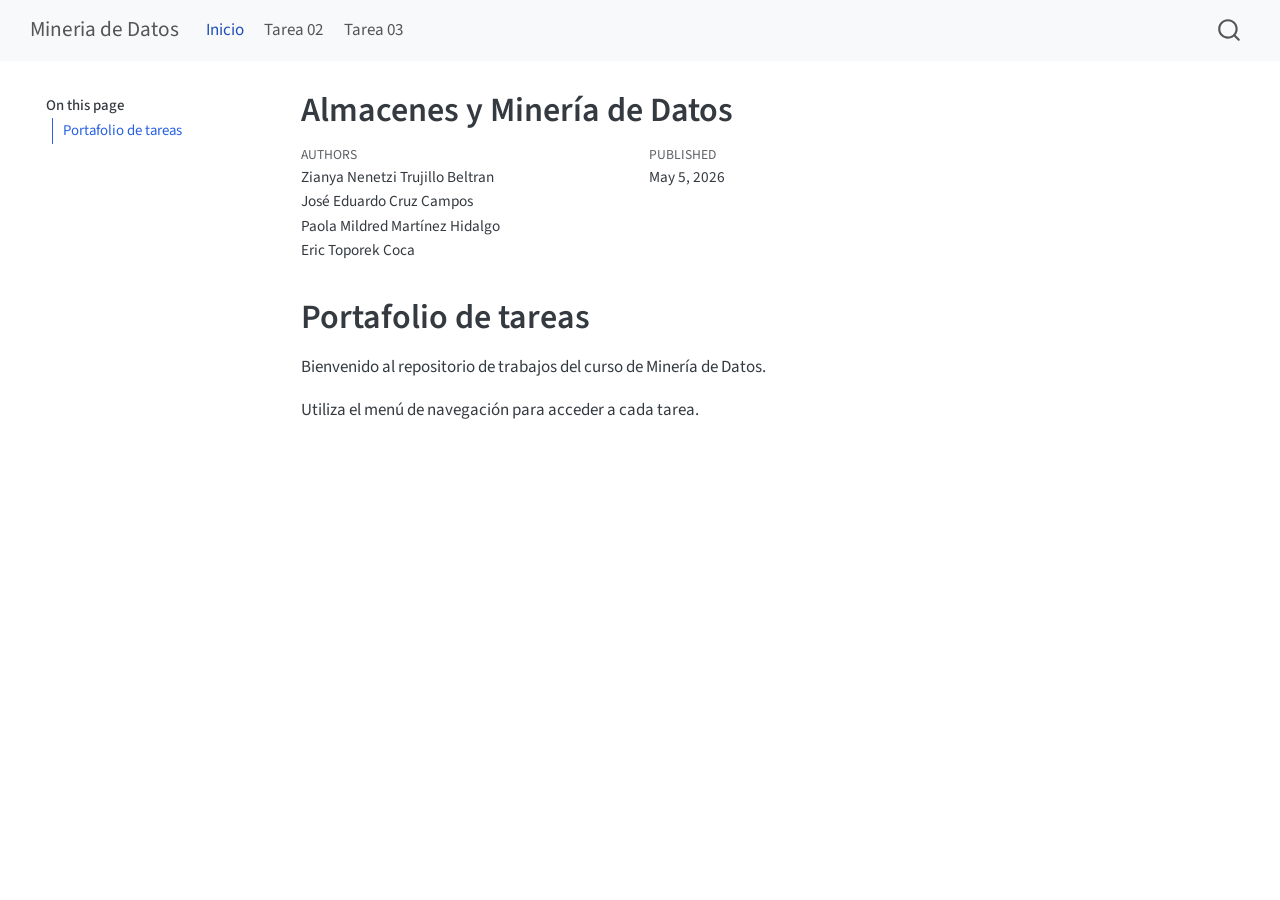
<file: index.html>
<!DOCTYPE html>
<html xmlns="http://www.w3.org/1999/xhtml" lang="en" xml:lang="en"><head>

<meta charset="utf-8">
<meta name="generator" content="quarto-1.9.35">

<meta name="viewport" content="width=device-width, initial-scale=1.0, user-scalable=yes">

<meta name="author" content="Zianya Nenetzi Trujillo Beltran">
<meta name="author" content="José Eduardo Cruz Campos">
<meta name="author" content="Paola Mildred Martínez Hidalgo">
<meta name="author" content="Eric Toporek Coca">
<meta name="dcterms.date" content="2026-05-05">

<title>Almacenes y Minería de Datos – Mineria de Datos</title>
<style>
/* Default styles provided by pandoc.
** See https://pandoc.org/MANUAL.html#variables-for-html for config info.
*/
code{white-space: pre-wrap;}
span.smallcaps{font-variant: small-caps;}
div.columns{display: flex; gap: min(4vw, 1.5em);}
div.column{flex: auto; overflow-x: auto;}
div.hanging-indent{margin-left: 1.5em; text-indent: -1.5em;}
ul.task-list{list-style: none;}
ul.task-list li input[type="checkbox"] {
  width: 0.8em;
  margin: 0 0.8em 0.2em -1em; /* quarto-specific, see https://github.com/quarto-dev/quarto-cli/issues/4556 */ 
  vertical-align: middle;
}
</style>


<script src="site_libs/quarto-nav/quarto-nav.js"></script>
<script src="site_libs/quarto-nav/headroom.min.js"></script>
<script src="site_libs/clipboard/clipboard.min.js"></script>
<script src="site_libs/quarto-search/autocomplete.umd.js"></script>
<script src="site_libs/quarto-search/fuse.min.js"></script>
<script src="site_libs/quarto-search/quarto-search.js"></script>
<meta name="quarto:offset" content="./">
<script src="site_libs/quarto-html/quarto.js" type="module"></script>
<script src="site_libs/quarto-html/tabsets/tabsets.js" type="module"></script>
<script src="site_libs/quarto-html/popper.min.js"></script>
<script src="site_libs/quarto-html/tippy.umd.min.js"></script>
<script src="site_libs/quarto-html/anchor.min.js"></script>
<link href="site_libs/quarto-html/tippy.css" rel="stylesheet">
<link href="site_libs/quarto-html/quarto-syntax-highlighting-46f66b053e56abd73bb6e954d61a315b.css" rel="stylesheet" id="quarto-text-highlighting-styles">
<script src="site_libs/bootstrap/bootstrap.min.js"></script>
<link href="site_libs/bootstrap/bootstrap-icons.css" rel="stylesheet">
<link href="site_libs/bootstrap/bootstrap-9346f0f317ce86ad72de196d5d03cf6b.min.css" rel="stylesheet" append-hash="true" id="quarto-bootstrap" data-mode="light">
<script id="quarto-search-options" type="application/json">{
  "location": "navbar",
  "copy-button": false,
  "collapse-after": 3,
  "panel-placement": "end",
  "type": "overlay",
  "limit": 50,
  "keyboard-shortcut": [
    "f",
    "/",
    "s"
  ],
  "show-item-context": false,
  "language": {
    "search-no-results-text": "No results",
    "search-matching-documents-text": "matching documents",
    "search-copy-link-title": "Copy link to search",
    "search-hide-matches-text": "Hide additional matches",
    "search-more-match-text": "more match in this document",
    "search-more-matches-text": "more matches in this document",
    "search-clear-button-title": "Clear",
    "search-text-placeholder": "",
    "search-detached-cancel-button-title": "Cancel",
    "search-submit-button-title": "Submit",
    "search-label": "Search"
  }
}</script>


</head>

<body class="floating nav-fixed quarto-light">

<div id="quarto-search-results"></div>
  <header id="quarto-header" class="headroom fixed-top">
    <nav class="navbar navbar-expand-lg " data-bs-theme="dark">
      <div class="navbar-container container-fluid">
      <div class="navbar-brand-container mx-auto">
    <a class="navbar-brand" href="./index.html">
    <span class="navbar-title">Mineria de Datos</span>
    </a>
  </div>
            <div id="quarto-search" class="" title="Search"></div>
          <button class="navbar-toggler" type="button" data-bs-toggle="collapse" data-bs-target="#navbarCollapse" aria-controls="navbarCollapse" role="menu" aria-expanded="false" aria-label="Toggle navigation" onclick="if (window.quartoToggleHeadroom) { window.quartoToggleHeadroom(); }">
  <span class="navbar-toggler-icon"></span>
</button>
          <div class="collapse navbar-collapse" id="navbarCollapse">
            <ul class="navbar-nav navbar-nav-scroll me-auto">
  <li class="nav-item">
    <a class="nav-link active" href="./index.html" aria-current="page"> 
<span class="menu-text">Inicio</span></a>
  </li>  
  <li class="nav-item">
    <a class="nav-link" href="./Tarea02.html"> 
<span class="menu-text">Tarea 02</span></a>
  </li>  
  <li class="nav-item">
    <a class="nav-link" href="./Tarea03.html"> 
<span class="menu-text">Tarea 03</span></a>
  </li>  
</ul>
          </div> <!-- /navcollapse -->
            <div class="quarto-navbar-tools">
</div>
      </div> <!-- /container-fluid -->
    </nav>
</header>
<!-- content -->
<div id="quarto-content" class="quarto-container page-columns page-rows-contents page-layout-article page-navbar">
<!-- sidebar -->
  <nav id="quarto-sidebar" class="sidebar collapse collapse-horizontal quarto-sidebar-collapse-item sidebar-navigation floating overflow-auto">
    <nav id="TOC" role="doc-toc" class="toc-active">
    <h2 id="toc-title">On this page</h2>
   
  <ul class="collapse">
  <li><a href="#portafolio-de-tareas" id="toc-portafolio-de-tareas" class="nav-link active" data-scroll-target="#portafolio-de-tareas">Portafolio de tareas</a></li>
  </ul>
</nav>
</nav>
<div id="quarto-sidebar-glass" class="quarto-sidebar-collapse-item" data-bs-toggle="collapse" data-bs-target=".quarto-sidebar-collapse-item"></div>
<!-- margin-sidebar -->
    <div id="quarto-margin-sidebar" class="sidebar margin-sidebar zindex-bottom">
    </div>
<!-- main -->
<main class="content" id="quarto-document-content">

<header id="title-block-header" class="quarto-title-block default">
<div class="quarto-title">
<h1 class="title">Almacenes y Minería de Datos</h1>
</div>



<div class="quarto-title-meta">

    <div>
    <div class="quarto-title-meta-heading">Authors</div>
    <div class="quarto-title-meta-contents">
             <p>Zianya Nenetzi Trujillo Beltran </p>
             <p>José Eduardo Cruz Campos </p>
             <p>Paola Mildred Martínez Hidalgo </p>
             <p>Eric Toporek Coca </p>
          </div>
  </div>
    
    <div>
    <div class="quarto-title-meta-heading">Published</div>
    <div class="quarto-title-meta-contents">
      <p class="date">May 5, 2026</p>
    </div>
  </div>
  
    
  </div>
  


</header>


<!-- 
---
title: "Almacenes y Minería de Datos"
author: 
  - "Zianya Nenetzi Trujillo Beltran, José Eduardo Cruz Campos , Paola Mildred Martínez Hidalgo, Eric Toporek Coca"

date: "2026-Mayo-05"
format: 
  html:    
    toc: true          # activa el índice
    code-fold: true     # permite plegar el código    
    toc-depth: 2       # cuántos niveles de encabezado mostrar
    toc-location: left # ubica el índice a la izquierda
    number-sections: false
    css: styles.css
fontsize: 12pt  
geometry: letterpaper
linestretch: 1.2
lang: es
jupyter: python3  
execute: 
    echo: true
    warning: false
    error: false  
--- -->
<!-- ---
title: "Minería de Datos"
format: html
--- -->
<section id="portafolio-de-tareas" class="level1">
<h1>Portafolio de tareas</h1>
<p>Bienvenido al repositorio de trabajos del curso de Minería de Datos.</p>
<p>Utiliza el menú de navegación para acceder a cada tarea.</p>


</section>

</main> <!-- /main -->
<script id="quarto-html-after-body" type="application/javascript">
  window.document.addEventListener("DOMContentLoaded", function (event) {
    const icon = "";
    const anchorJS = new window.AnchorJS();
    anchorJS.options = {
      placement: 'right',
      icon: icon
    };
    anchorJS.add('.anchored');
    const isCodeAnnotation = (el) => {
      for (const clz of el.classList) {
        if (clz.startsWith('code-annotation-')) {                     
          return true;
        }
      }
      return false;
    }
    const onCopySuccess = function(e) {
      // button target
      const button = e.trigger;
      // don't keep focus
      button.blur();
      // flash "checked"
      button.classList.add('code-copy-button-checked');
      var currentTitle = button.getAttribute("title");
      button.setAttribute("title", "Copied!");
      let tooltip;
      if (window.bootstrap) {
        button.setAttribute("data-bs-toggle", "tooltip");
        button.setAttribute("data-bs-placement", "left");
        button.setAttribute("data-bs-title", "Copied!");
        tooltip = new bootstrap.Tooltip(button, 
          { trigger: "manual", 
            customClass: "code-copy-button-tooltip",
            offset: [0, -8]});
        tooltip.show();    
      }
      setTimeout(function() {
        if (tooltip) {
          tooltip.hide();
          button.removeAttribute("data-bs-title");
          button.removeAttribute("data-bs-toggle");
          button.removeAttribute("data-bs-placement");
        }
        button.setAttribute("title", currentTitle);
        button.classList.remove('code-copy-button-checked');
      }, 1000);
      // clear code selection
      e.clearSelection();
    }
    const getTextToCopy = function(trigger) {
      const outerScaffold = trigger.parentElement.cloneNode(true);
      const codeEl = outerScaffold.querySelector('code');
      for (const childEl of codeEl.children) {
        if (isCodeAnnotation(childEl)) {
          childEl.remove();
        }
      }
      return codeEl.innerText;
    }
    const clipboard = new window.ClipboardJS('.code-copy-button:not([data-in-quarto-modal])', {
      text: getTextToCopy
    });
    clipboard.on('success', onCopySuccess);
    if (window.document.getElementById('quarto-embedded-source-code-modal')) {
      const clipboardModal = new window.ClipboardJS('.code-copy-button[data-in-quarto-modal]', {
        text: getTextToCopy,
        container: window.document.getElementById('quarto-embedded-source-code-modal')
      });
      clipboardModal.on('success', onCopySuccess);
    }
      var localhostRegex = new RegExp(/^(?:http|https):\/\/localhost\:?[0-9]*\//);
      var mailtoRegex = new RegExp(/^mailto:/);
        var filterRegex = new RegExp('/' + window.location.host + '/');
      var isInternal = (href) => {
          return filterRegex.test(href) || localhostRegex.test(href) || mailtoRegex.test(href);
      }
      // Inspect non-navigation links and adorn them if external
     var links = window.document.querySelectorAll('a[href]:not(.nav-link):not(.navbar-brand):not(.toc-action):not(.sidebar-link):not(.sidebar-item-toggle):not(.pagination-link):not(.no-external):not([aria-hidden]):not(.dropdown-item):not(.quarto-navigation-tool):not(.about-link)');
      for (var i=0; i<links.length; i++) {
        const link = links[i];
        if (!isInternal(link.href)) {
          // undo the damage that might have been done by quarto-nav.js in the case of
          // links that we want to consider external
          if (link.dataset.originalHref !== undefined) {
            link.href = link.dataset.originalHref;
          }
        }
      }
    function tippyHover(el, contentFn, onTriggerFn, onUntriggerFn) {
      const config = {
        allowHTML: true,
        maxWidth: 500,
        delay: 100,
        arrow: false,
        appendTo: function(el) {
            return el.parentElement;
        },
        interactive: true,
        interactiveBorder: 10,
        theme: 'quarto',
        placement: 'bottom-start',
      };
      if (contentFn) {
        config.content = contentFn;
      }
      if (onTriggerFn) {
        config.onTrigger = onTriggerFn;
      }
      if (onUntriggerFn) {
        config.onUntrigger = onUntriggerFn;
      }
      window.tippy(el, config); 
    }
    const noterefs = window.document.querySelectorAll('a[role="doc-noteref"]');
    for (var i=0; i<noterefs.length; i++) {
      const ref = noterefs[i];
      tippyHover(ref, function() {
        // use id or data attribute instead here
        let href = ref.getAttribute('data-footnote-href') || ref.getAttribute('href');
        try { href = new URL(href).hash; } catch {}
        const id = href.replace(/^#\/?/, "");
        const note = window.document.getElementById(id);
        if (note) {
          return note.innerHTML;
        } else {
          return "";
        }
      });
    }
    const xrefs = window.document.querySelectorAll('a.quarto-xref');
    const processXRef = (id, note) => {
      // Strip column container classes
      const stripColumnClz = (el) => {
        el.classList.remove("page-full", "page-columns");
        if (el.children) {
          for (const child of el.children) {
            stripColumnClz(child);
          }
        }
      }
      stripColumnClz(note)
      if (id === null || id.startsWith('sec-')) {
        // Special case sections, only their first couple elements
        const container = document.createElement("div");
        if (note.children && note.children.length > 2) {
          container.appendChild(note.children[0].cloneNode(true));
          for (let i = 1; i < note.children.length; i++) {
            const child = note.children[i];
            if (child.tagName === "P" && child.innerText === "") {
              continue;
            } else {
              container.appendChild(child.cloneNode(true));
              break;
            }
          }
          if (window.Quarto?.typesetMath) {
            window.Quarto.typesetMath(container);
          }
          return container.innerHTML
        } else {
          if (window.Quarto?.typesetMath) {
            window.Quarto.typesetMath(note);
          }
          return note.innerHTML;
        }
      } else {
        // Remove any anchor links if they are present
        const anchorLink = note.querySelector('a.anchorjs-link');
        if (anchorLink) {
          anchorLink.remove();
        }
        if (window.Quarto?.typesetMath) {
          window.Quarto.typesetMath(note);
        }
        if (note.classList.contains("callout")) {
          return note.outerHTML;
        } else {
          return note.innerHTML;
        }
      }
    }
    for (var i=0; i<xrefs.length; i++) {
      const xref = xrefs[i];
      tippyHover(xref, undefined, function(instance) {
        instance.disable();
        let url = xref.getAttribute('href');
        let hash = undefined; 
        if (url.startsWith('#')) {
          hash = url;
        } else {
          try { hash = new URL(url).hash; } catch {}
        }
        if (hash) {
          const id = hash.replace(/^#\/?/, "");
          const note = window.document.getElementById(id);
          if (note !== null) {
            try {
              const html = processXRef(id, note.cloneNode(true));
              instance.setContent(html);
            } finally {
              instance.enable();
              instance.show();
            }
          } else {
            // See if we can fetch this
            fetch(url.split('#')[0])
            .then(res => res.text())
            .then(html => {
              const parser = new DOMParser();
              const htmlDoc = parser.parseFromString(html, "text/html");
              const note = htmlDoc.getElementById(id);
              if (note !== null) {
                const html = processXRef(id, note);
                instance.setContent(html);
              } 
            }).finally(() => {
              instance.enable();
              instance.show();
            });
          }
        } else {
          // See if we can fetch a full url (with no hash to target)
          // This is a special case and we should probably do some content thinning / targeting
          fetch(url)
          .then(res => res.text())
          .then(html => {
            const parser = new DOMParser();
            const htmlDoc = parser.parseFromString(html, "text/html");
            const note = htmlDoc.querySelector('main.content');
            if (note !== null) {
              // This should only happen for chapter cross references
              // (since there is no id in the URL)
              // remove the first header
              if (note.children.length > 0 && note.children[0].tagName === "HEADER") {
                note.children[0].remove();
              }
              const html = processXRef(null, note);
              instance.setContent(html);
            } 
          }).finally(() => {
            instance.enable();
            instance.show();
          });
        }
      }, function(instance) {
      });
    }
        let selectedAnnoteEl;
        const selectorForAnnotation = ( cell, annotation) => {
          let cellAttr = 'data-code-cell="' + cell + '"';
          let lineAttr = 'data-code-annotation="' +  annotation + '"';
          const selector = 'span[' + cellAttr + '][' + lineAttr + ']';
          return selector;
        }
        const selectCodeLines = (annoteEl) => {
          const doc = window.document;
          const targetCell = annoteEl.getAttribute("data-target-cell");
          const targetAnnotation = annoteEl.getAttribute("data-target-annotation");
          const annoteSpan = window.document.querySelector(selectorForAnnotation(targetCell, targetAnnotation));
          const lines = annoteSpan.getAttribute("data-code-lines").split(",");
          const lineIds = lines.map((line) => {
            return targetCell + "-" + line;
          })
          let top = null;
          let height = null;
          let parent = null;
          if (lineIds.length > 0) {
              //compute the position of the single el (top and bottom and make a div)
              const el = window.document.getElementById(lineIds[0]);
              top = el.offsetTop;
              height = el.offsetHeight;
              parent = el.parentElement.parentElement;
            if (lineIds.length > 1) {
              const lastEl = window.document.getElementById(lineIds[lineIds.length - 1]);
              const bottom = lastEl.offsetTop + lastEl.offsetHeight;
              height = bottom - top;
            }
            if (top !== null && height !== null && parent !== null) {
              // cook up a div (if necessary) and position it 
              let div = window.document.getElementById("code-annotation-line-highlight");
              if (div === null) {
                div = window.document.createElement("div");
                div.setAttribute("id", "code-annotation-line-highlight");
                div.style.position = 'absolute';
                parent.appendChild(div);
              }
              div.style.top = top - 2 + "px";
              div.style.height = height + 4 + "px";
              div.style.left = 0;
              let gutterDiv = window.document.getElementById("code-annotation-line-highlight-gutter");
              if (gutterDiv === null) {
                gutterDiv = window.document.createElement("div");
                gutterDiv.setAttribute("id", "code-annotation-line-highlight-gutter");
                gutterDiv.style.position = 'absolute';
                const codeCell = window.document.getElementById(targetCell);
                const gutter = codeCell.querySelector('.code-annotation-gutter');
                gutter.appendChild(gutterDiv);
              }
              gutterDiv.style.top = top - 2 + "px";
              gutterDiv.style.height = height + 4 + "px";
            }
            selectedAnnoteEl = annoteEl;
          }
        };
        const unselectCodeLines = () => {
          const elementsIds = ["code-annotation-line-highlight", "code-annotation-line-highlight-gutter"];
          elementsIds.forEach((elId) => {
            const div = window.document.getElementById(elId);
            if (div) {
              div.remove();
            }
          });
          selectedAnnoteEl = undefined;
        };
          // Handle positioning of the toggle
      window.addEventListener(
        "resize",
        throttle(() => {
          elRect = undefined;
          if (selectedAnnoteEl) {
            selectCodeLines(selectedAnnoteEl);
          }
        }, 10)
      );
      function throttle(fn, ms) {
      let throttle = false;
      let timer;
        return (...args) => {
          if(!throttle) { // first call gets through
              fn.apply(this, args);
              throttle = true;
          } else { // all the others get throttled
              if(timer) clearTimeout(timer); // cancel #2
              timer = setTimeout(() => {
                fn.apply(this, args);
                timer = throttle = false;
              }, ms);
          }
        };
      }
        // Attach click handler to the DT
        const annoteDls = window.document.querySelectorAll('dt[data-target-cell]');
        for (const annoteDlNode of annoteDls) {
          annoteDlNode.addEventListener('click', (event) => {
            const clickedEl = event.target;
            if (clickedEl !== selectedAnnoteEl) {
              unselectCodeLines();
              const activeEl = window.document.querySelector('dt[data-target-cell].code-annotation-active');
              if (activeEl) {
                activeEl.classList.remove('code-annotation-active');
              }
              selectCodeLines(clickedEl);
              clickedEl.classList.add('code-annotation-active');
            } else {
              // Unselect the line
              unselectCodeLines();
              clickedEl.classList.remove('code-annotation-active');
            }
          });
        }
    const findCites = (el) => {
      const parentEl = el.parentElement;
      if (parentEl) {
        const cites = parentEl.dataset.cites;
        if (cites) {
          return {
            el,
            cites: cites.split(' ')
          };
        } else {
          return findCites(el.parentElement)
        }
      } else {
        return undefined;
      }
    };
    var bibliorefs = window.document.querySelectorAll('a[role="doc-biblioref"]');
    for (var i=0; i<bibliorefs.length; i++) {
      const ref = bibliorefs[i];
      const citeInfo = findCites(ref);
      if (citeInfo) {
        tippyHover(citeInfo.el, function() {
          var popup = window.document.createElement('div');
          citeInfo.cites.forEach(function(cite) {
            var citeDiv = window.document.createElement('div');
            citeDiv.classList.add('hanging-indent');
            citeDiv.classList.add('csl-entry');
            var biblioDiv = window.document.getElementById('ref-' + cite);
            if (biblioDiv) {
              citeDiv.innerHTML = biblioDiv.innerHTML;
            }
            popup.appendChild(citeDiv);
          });
          return popup.innerHTML;
        });
      }
    }
  });
  </script>
</div> <!-- /content -->




</body></html>
</file>
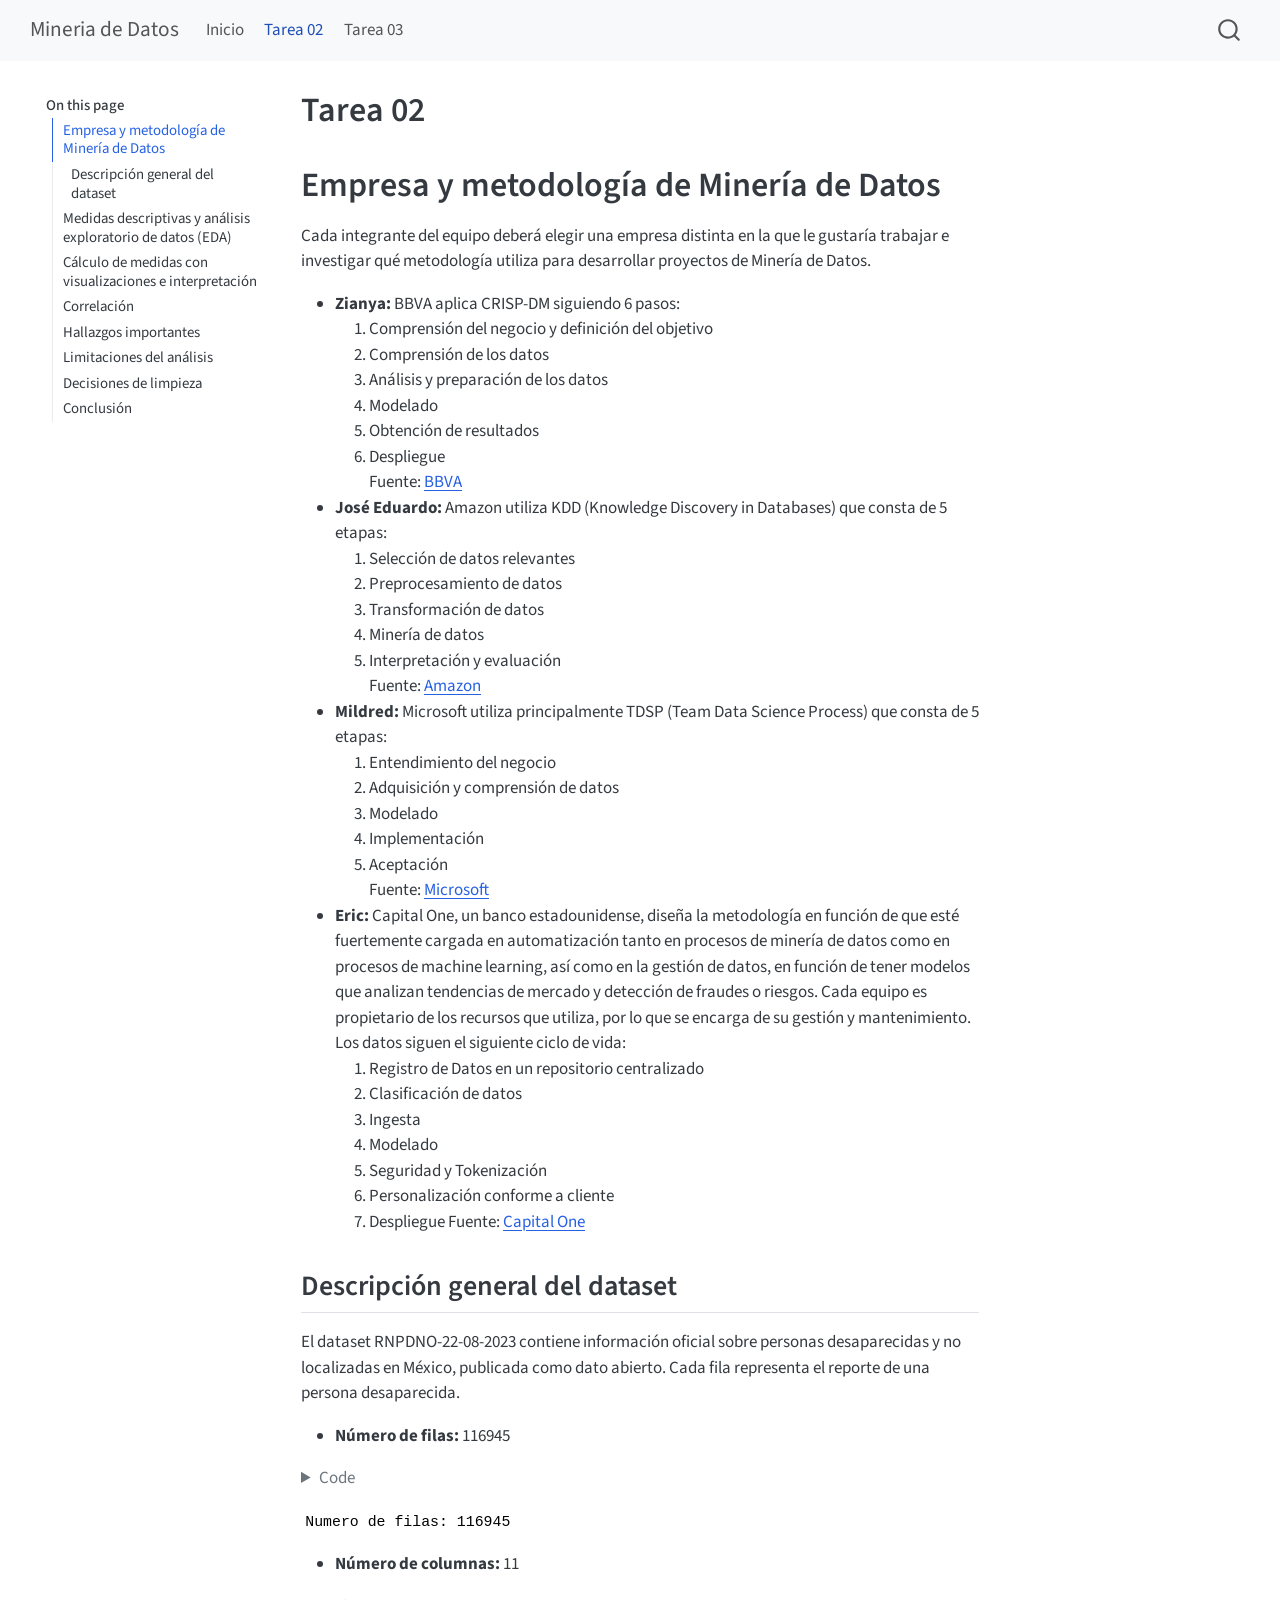
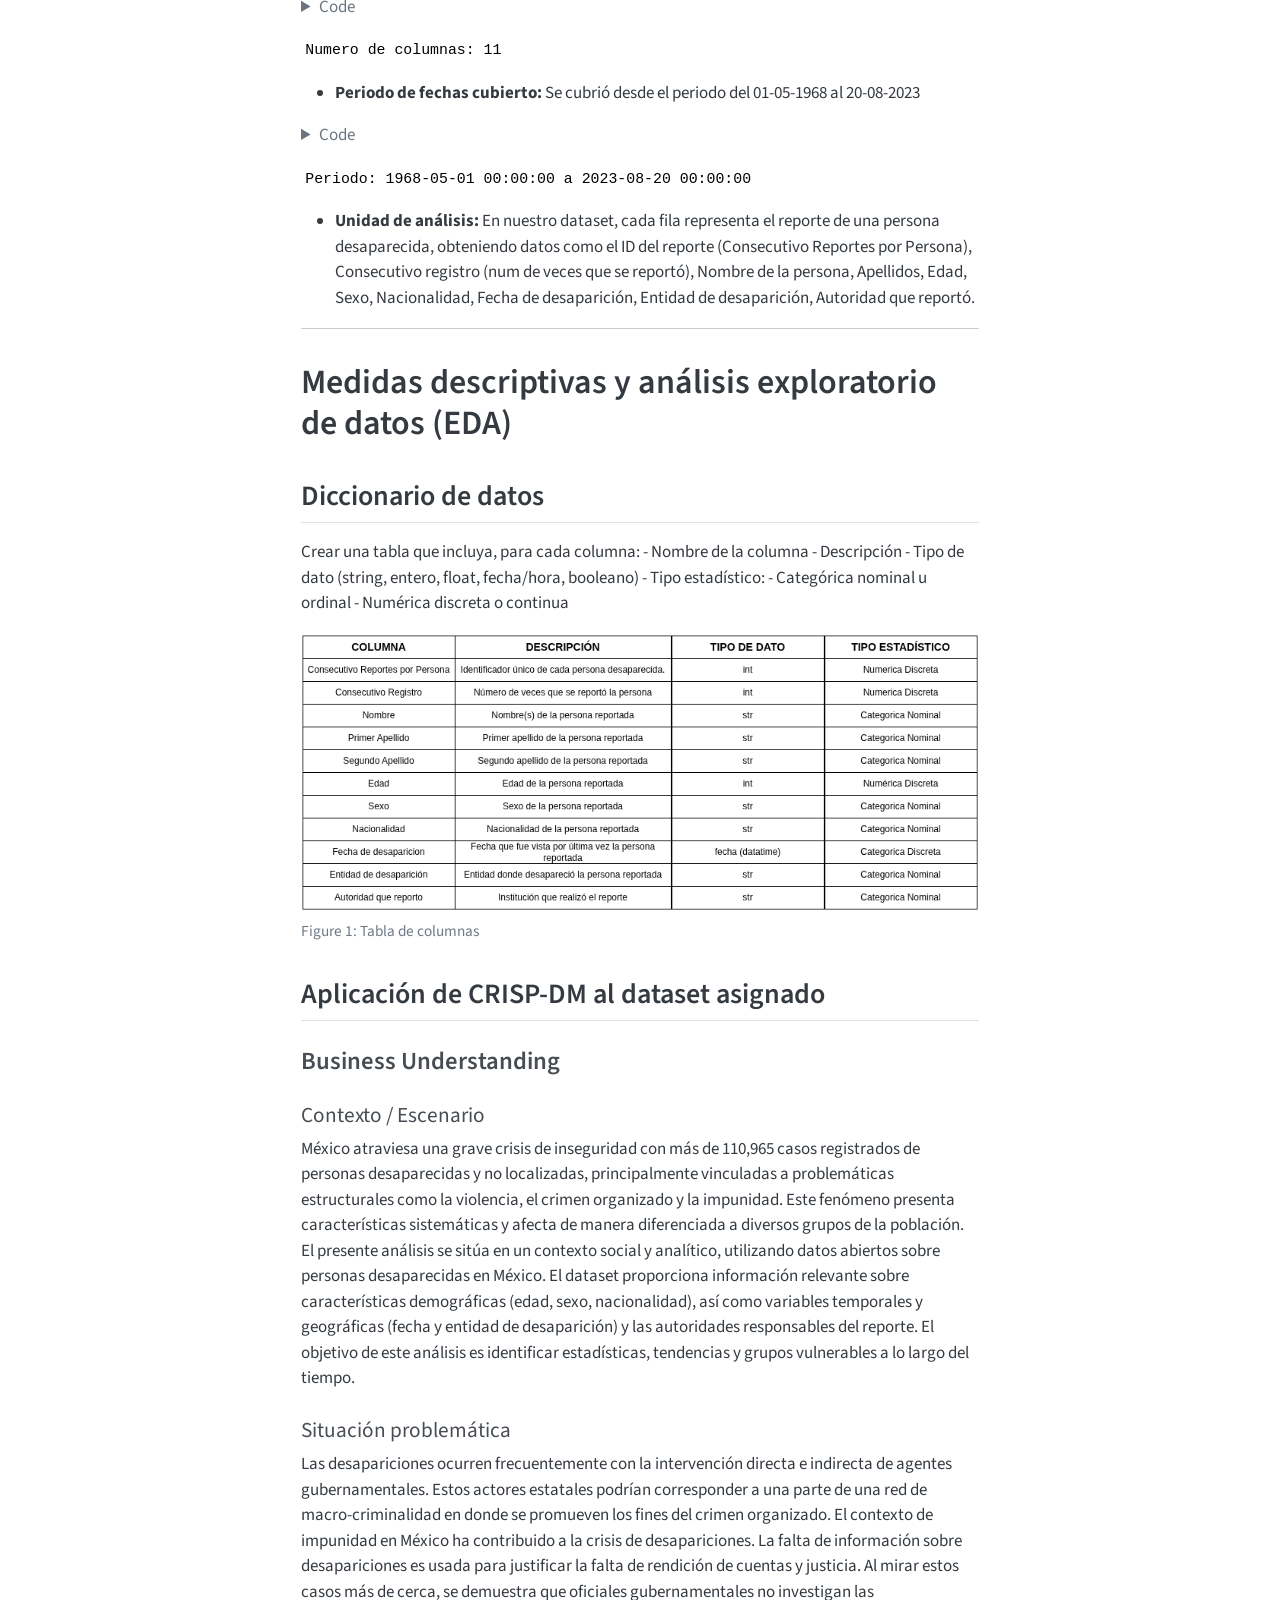
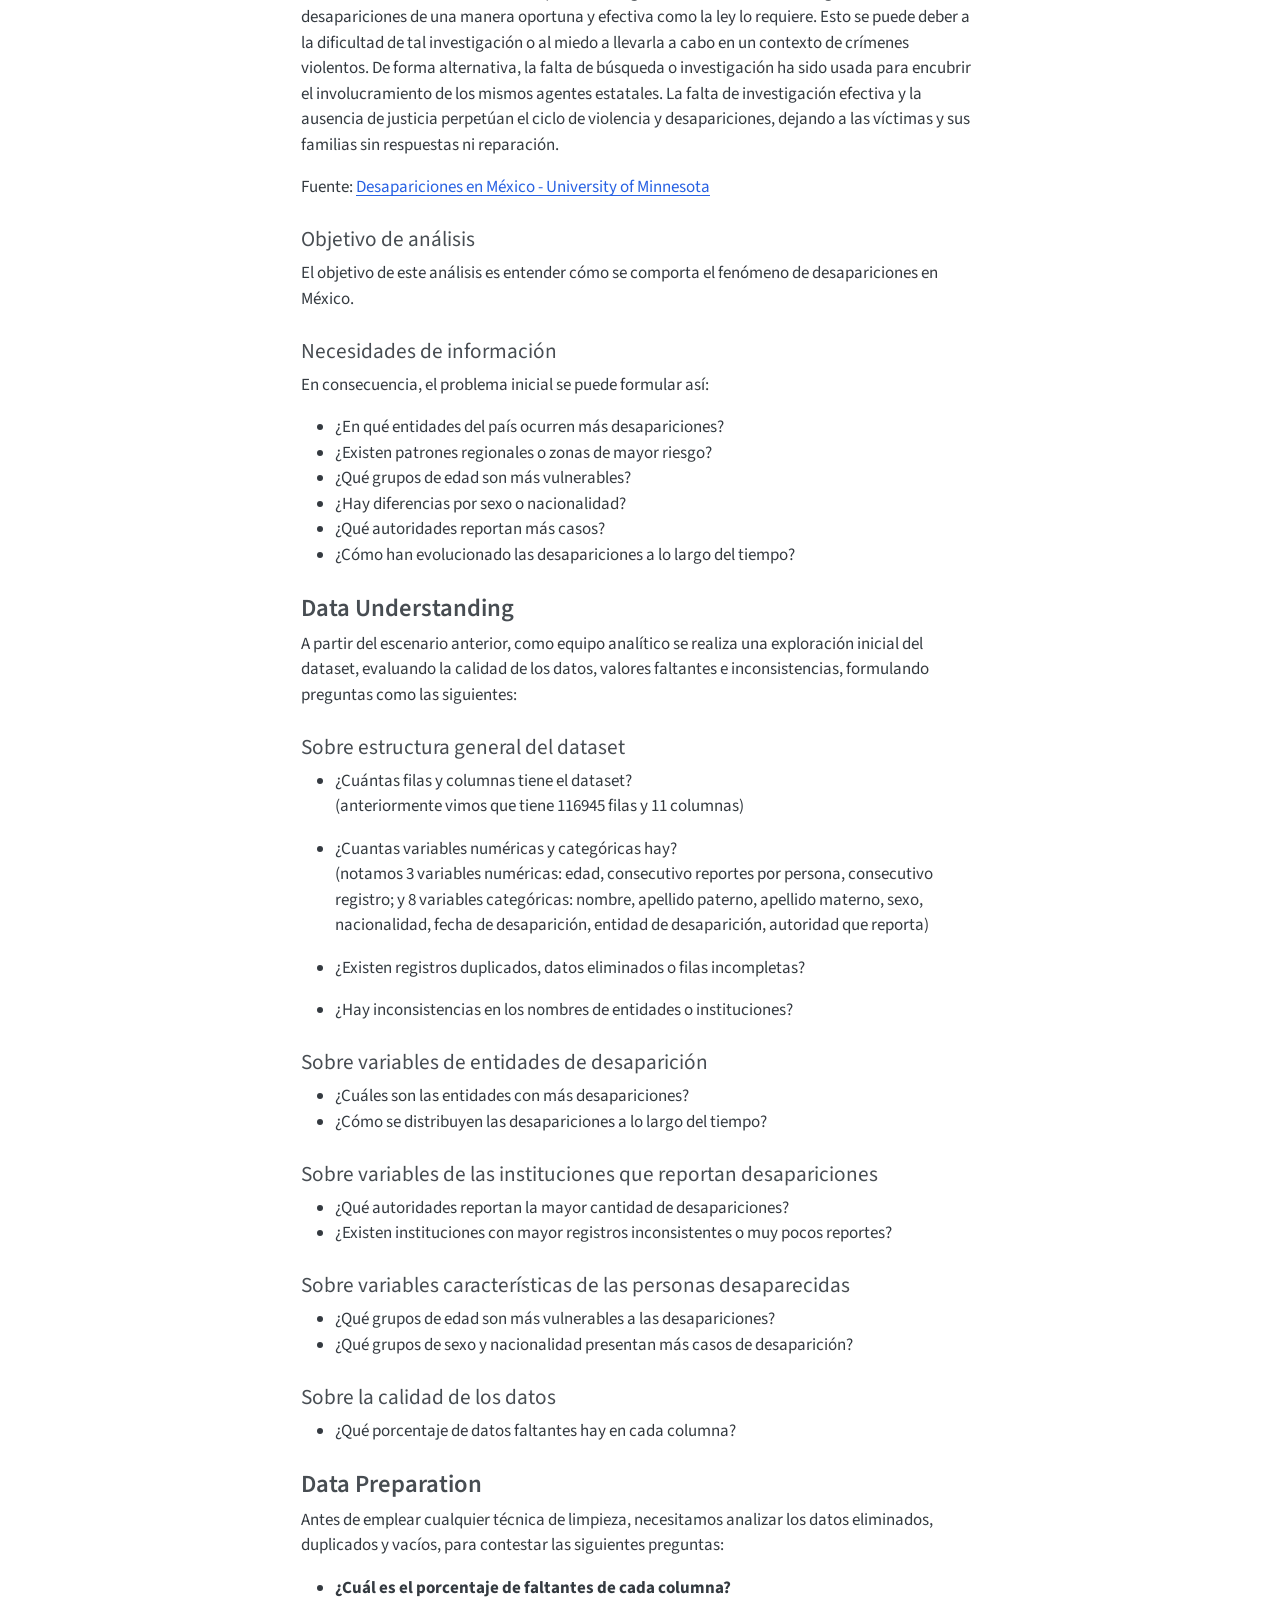
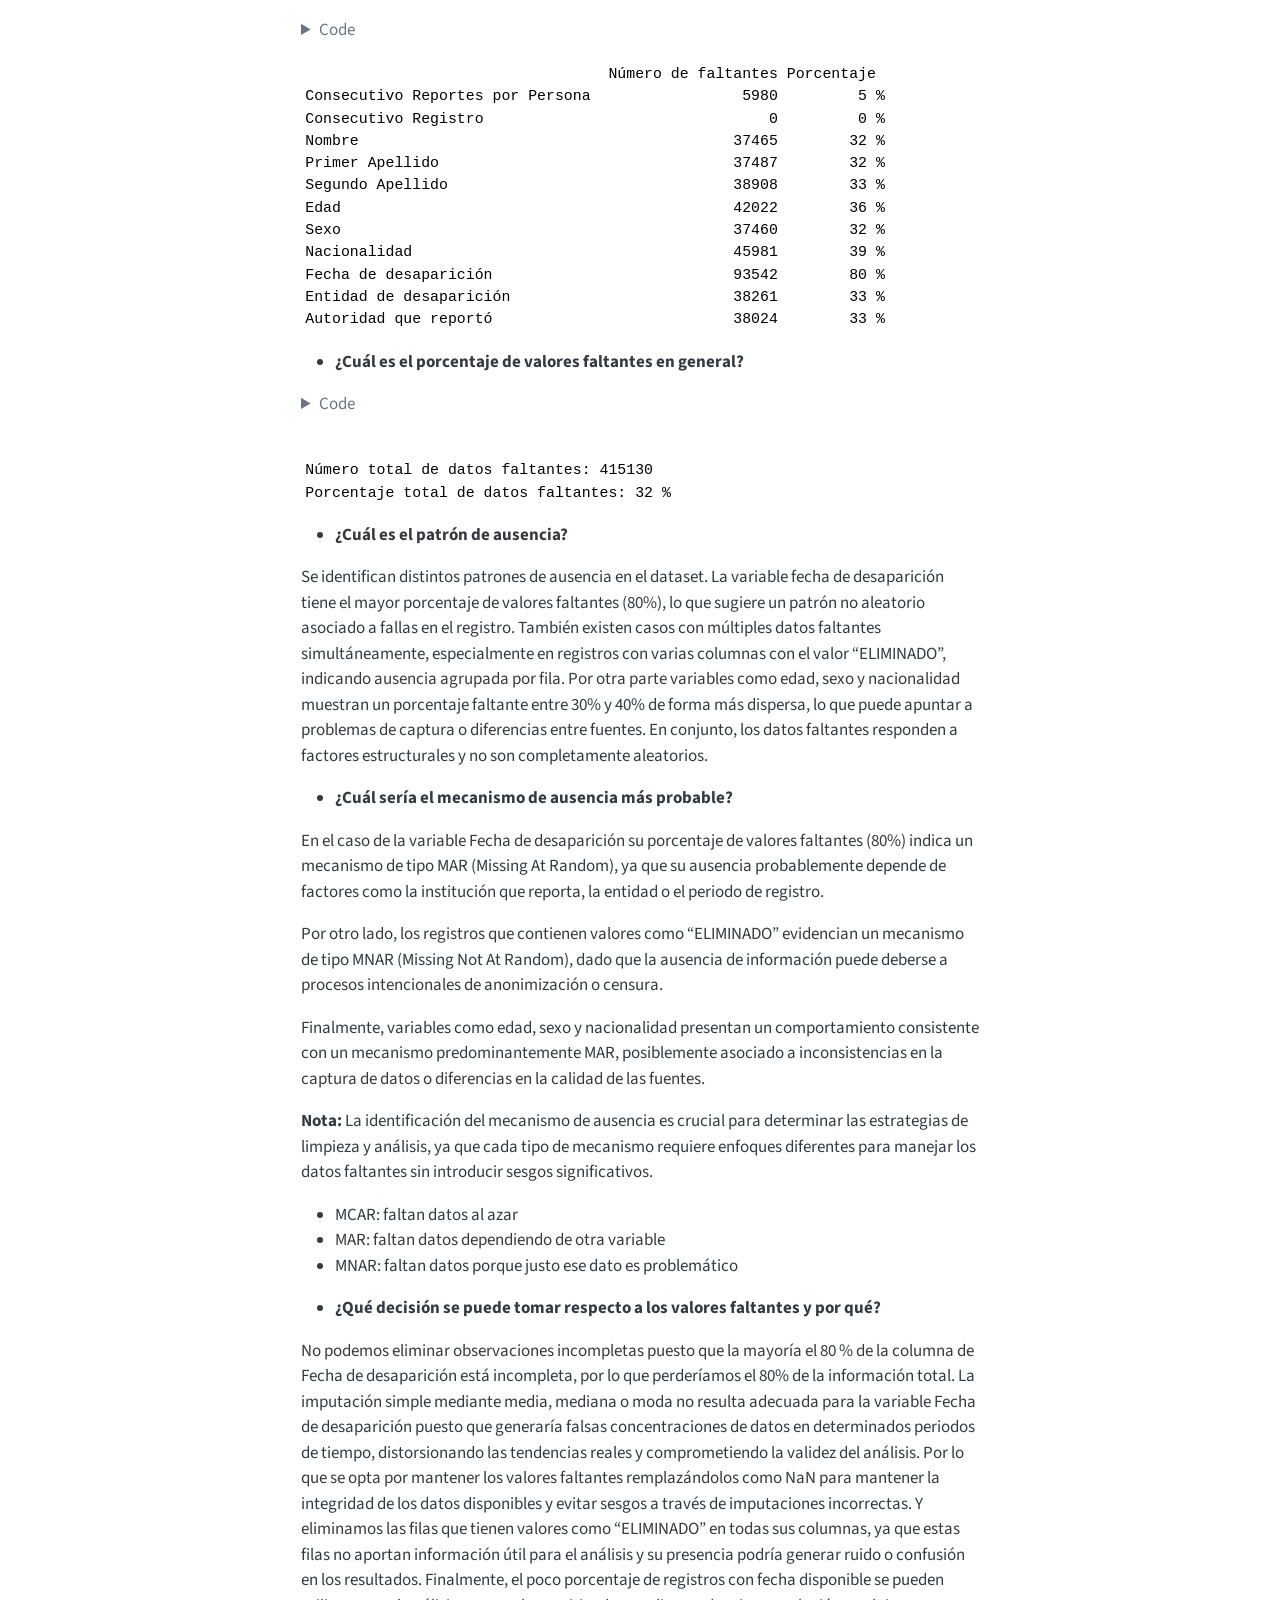
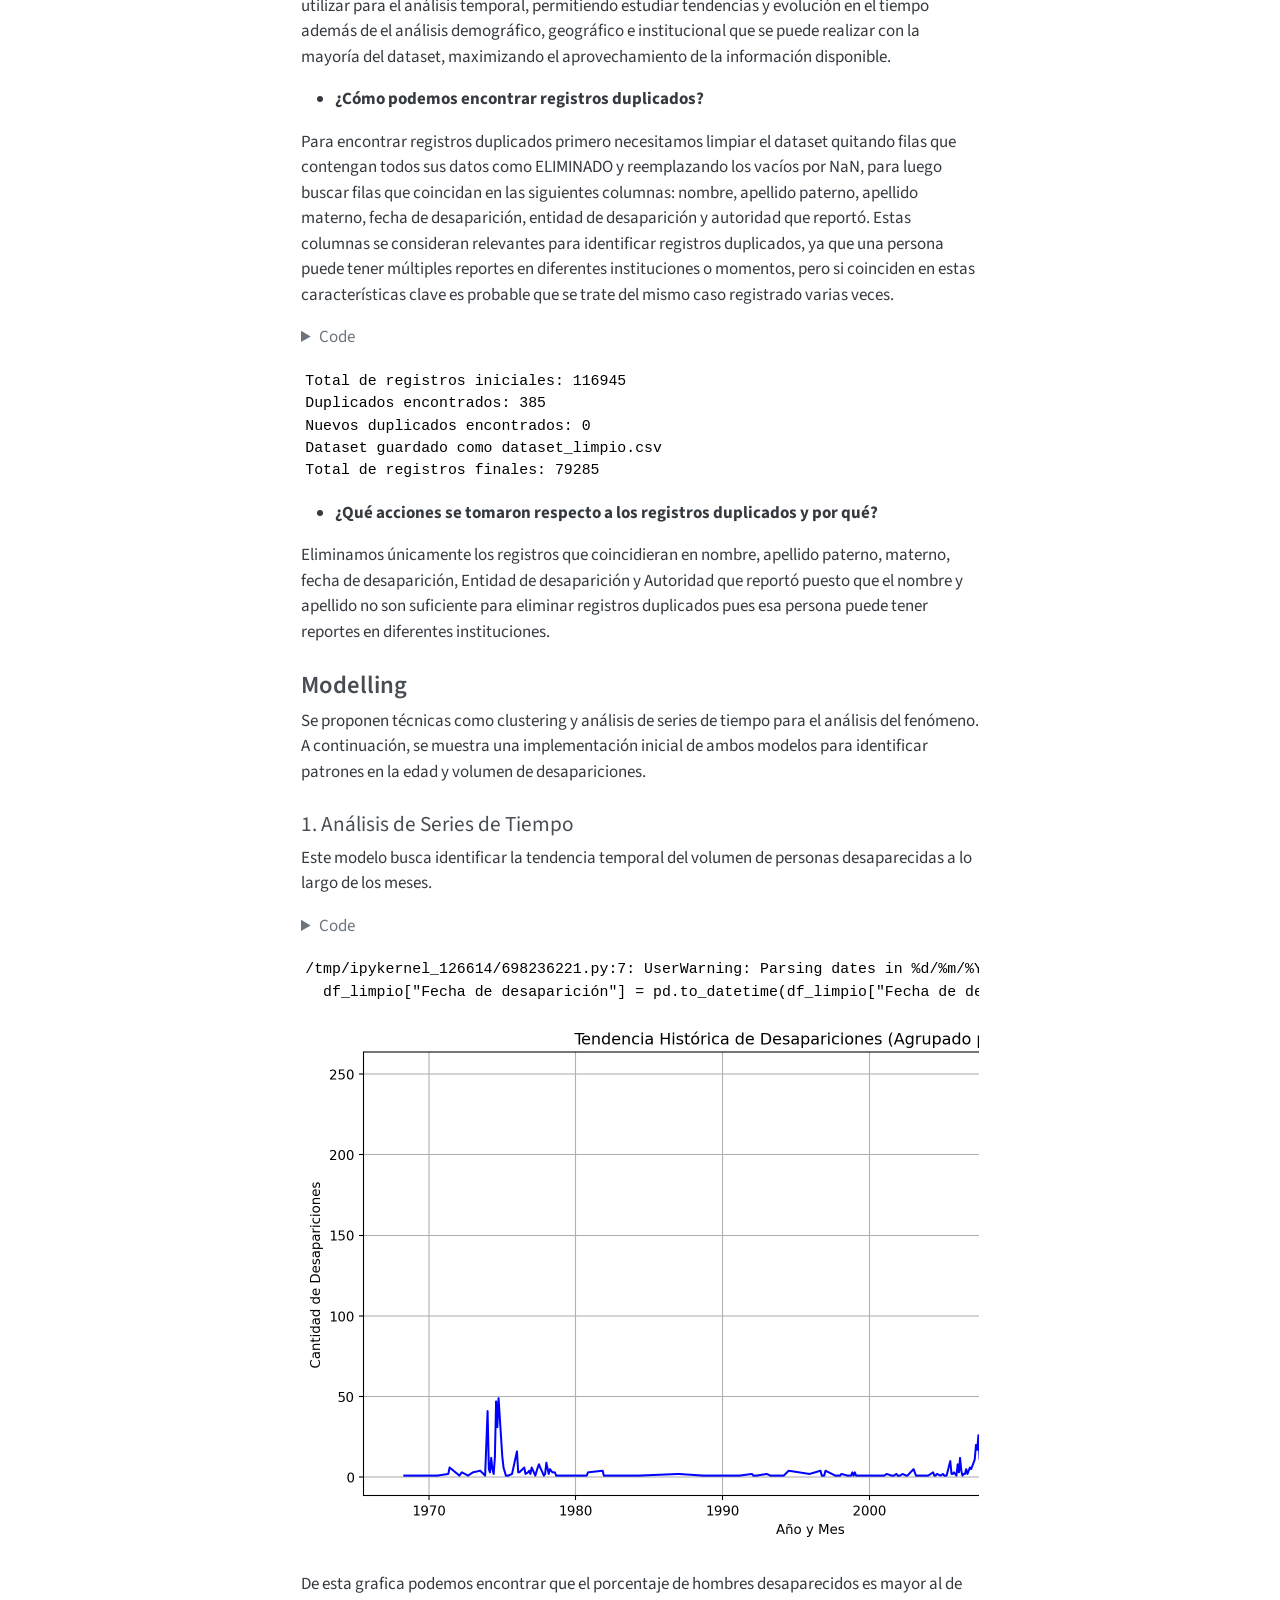
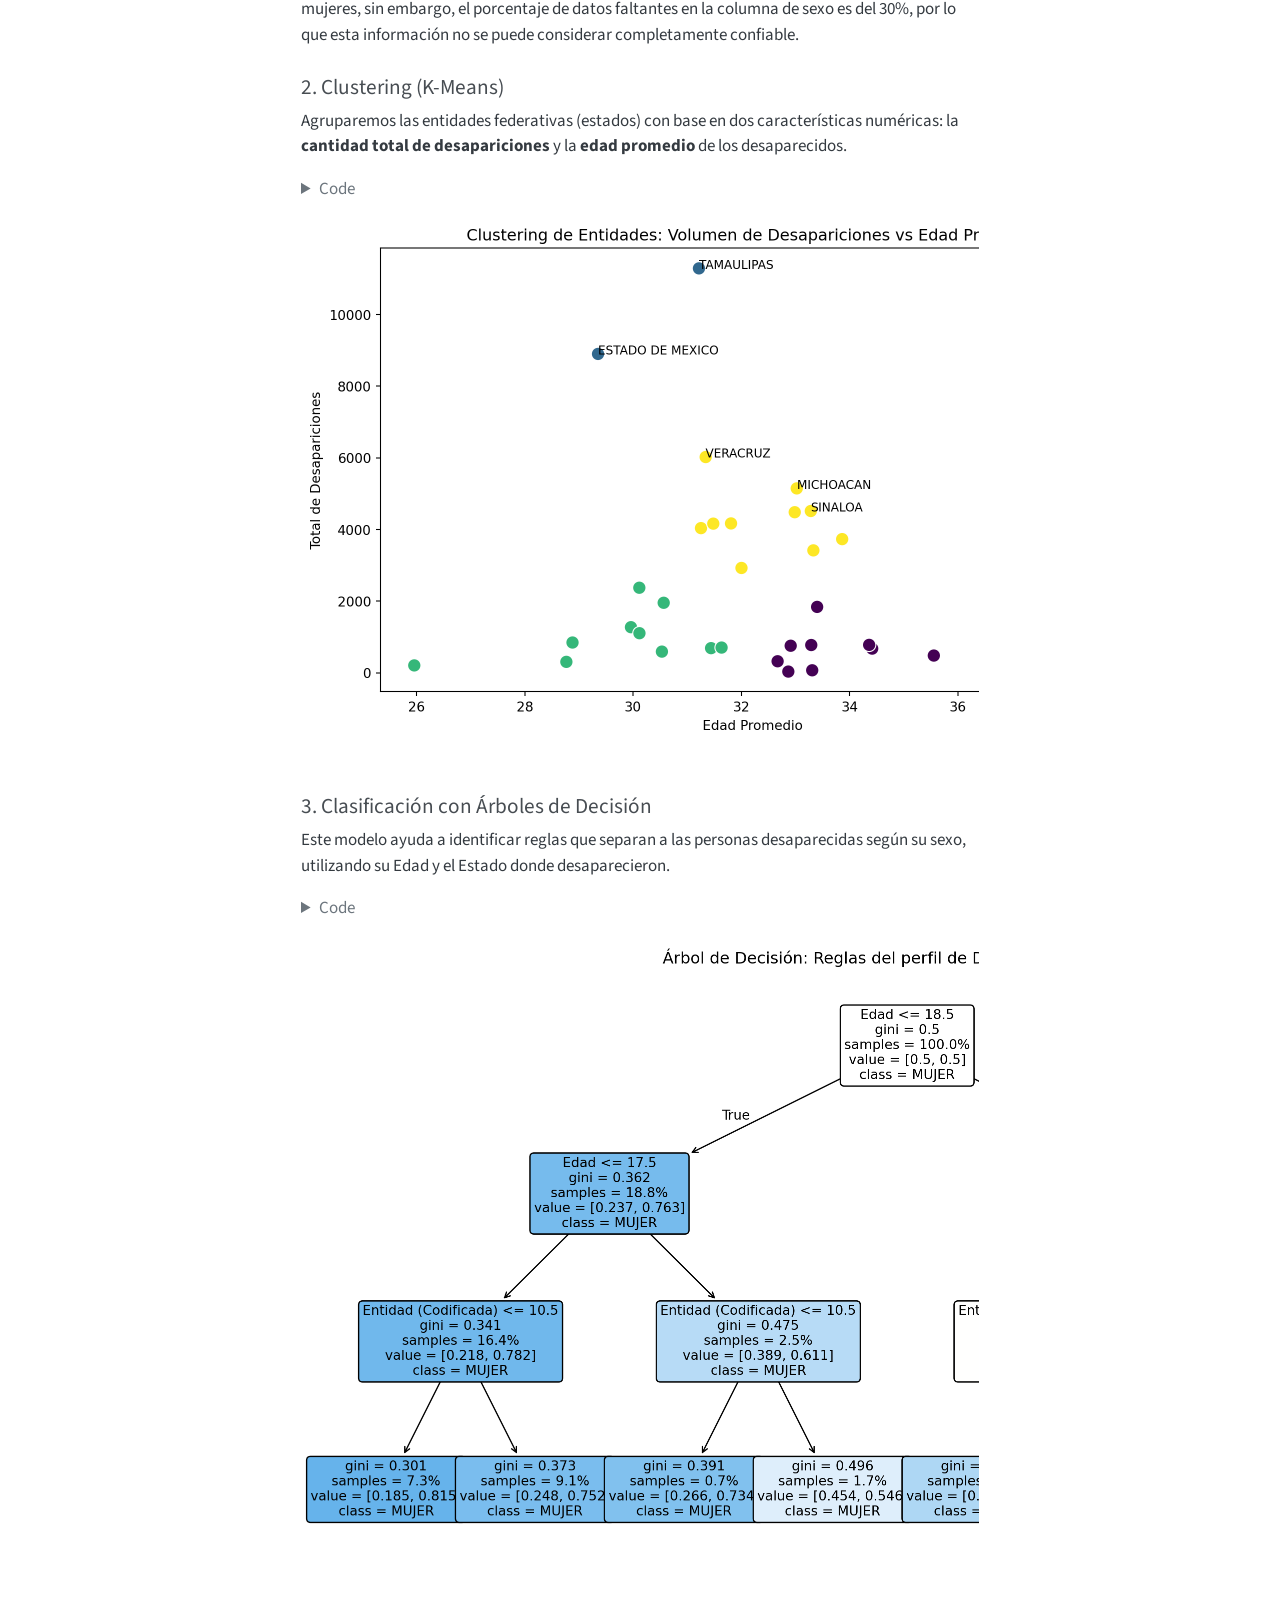
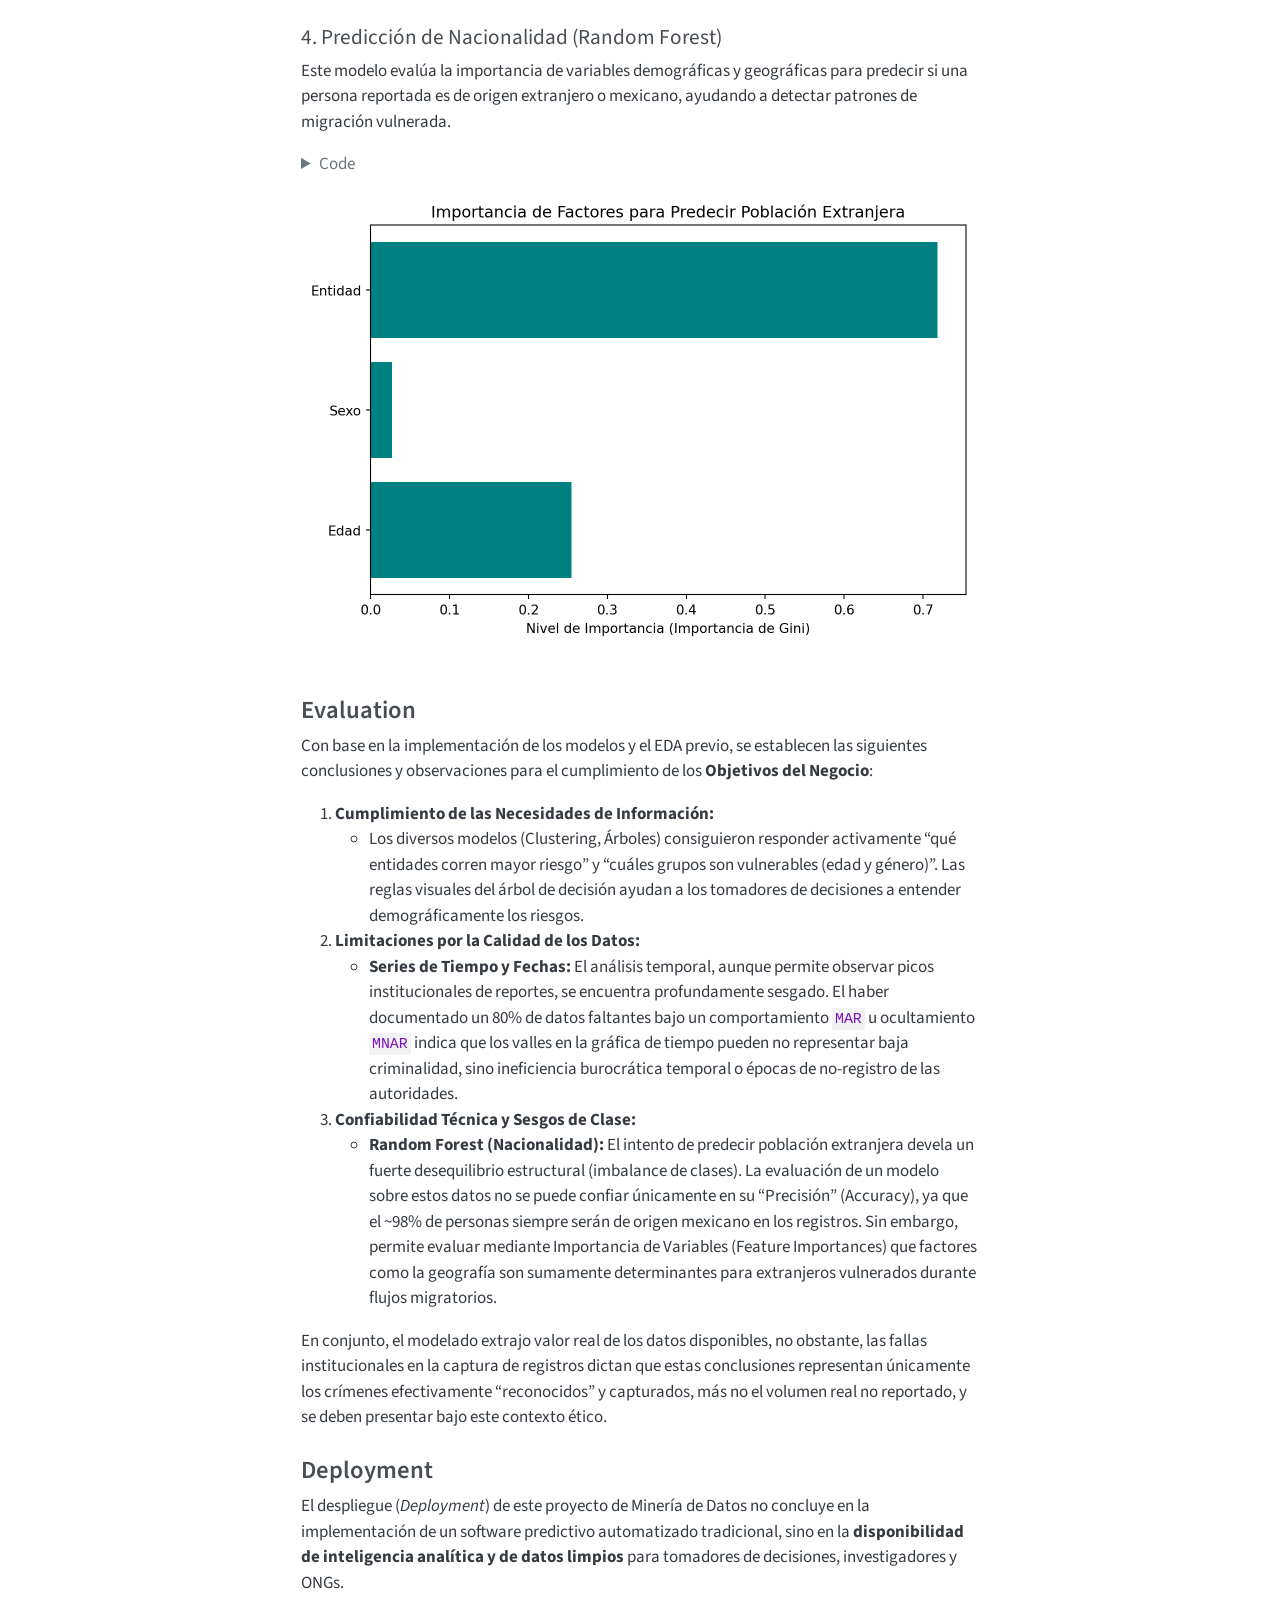
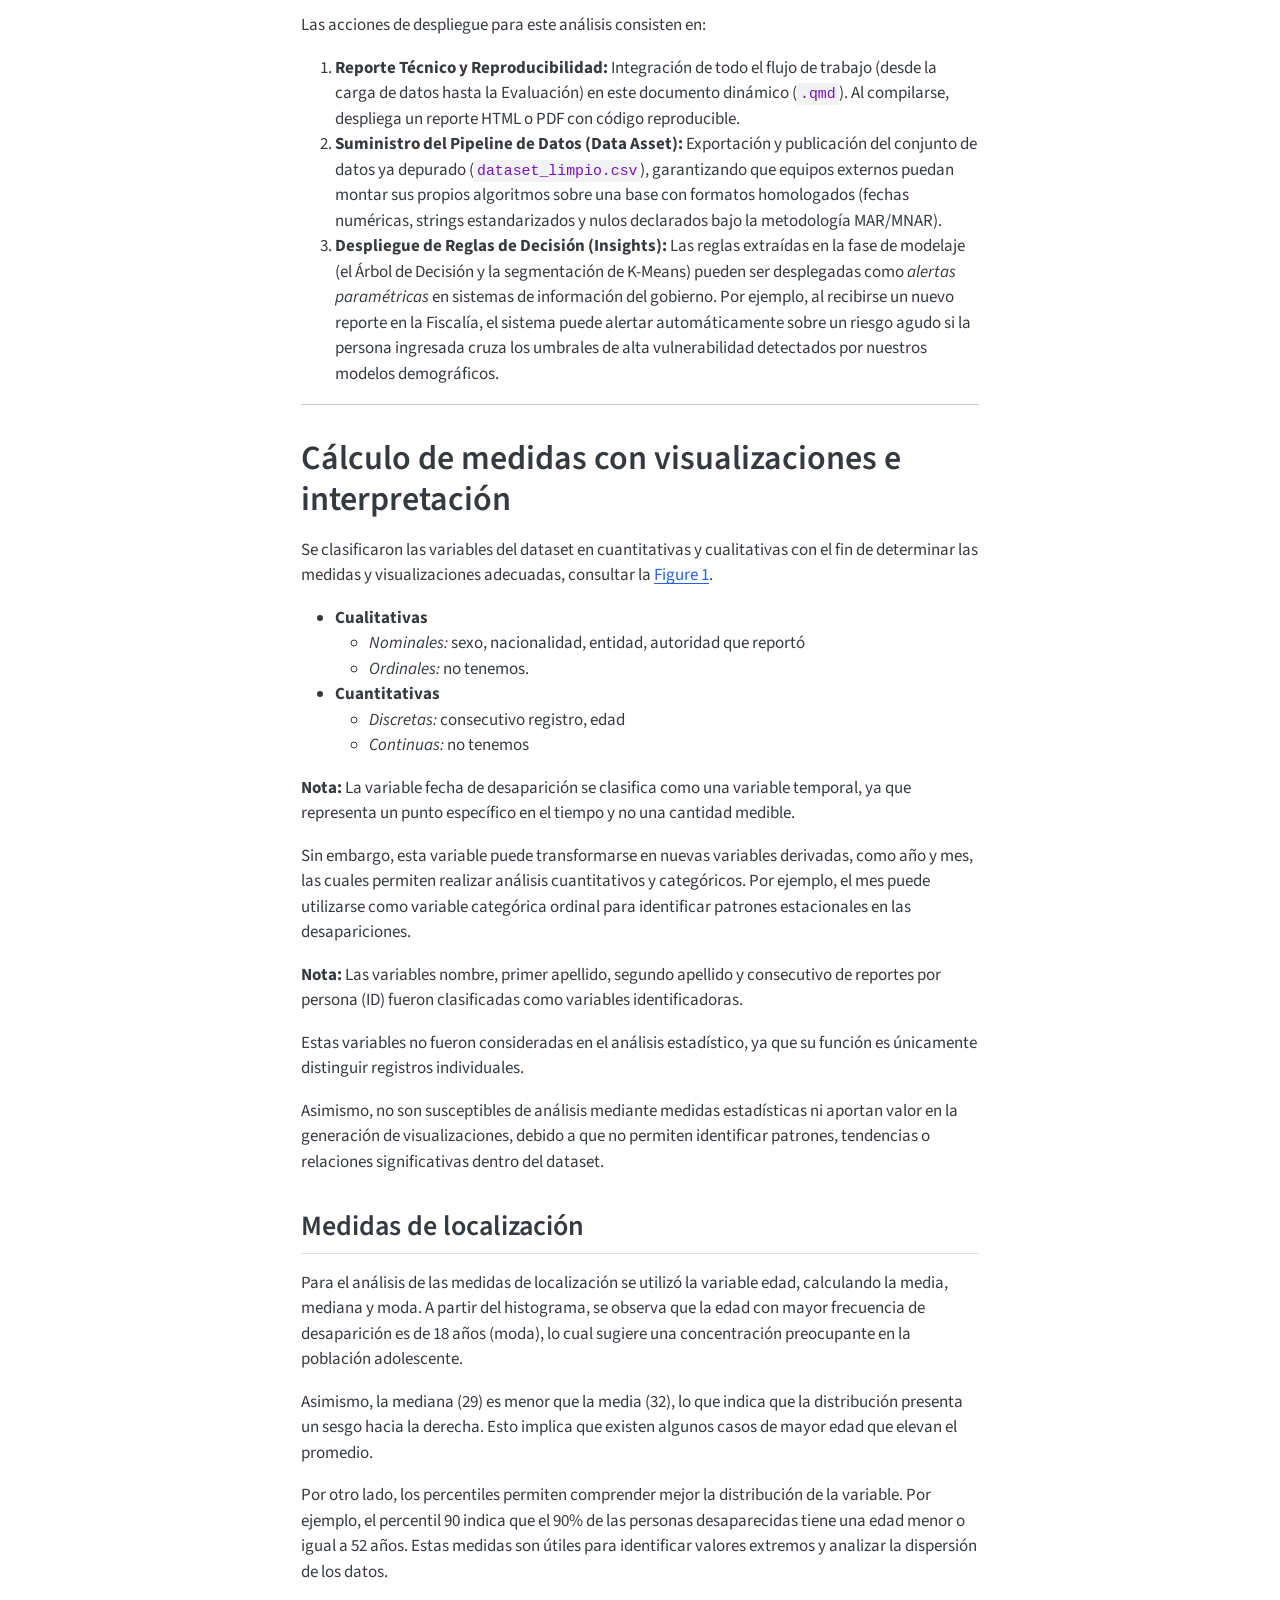
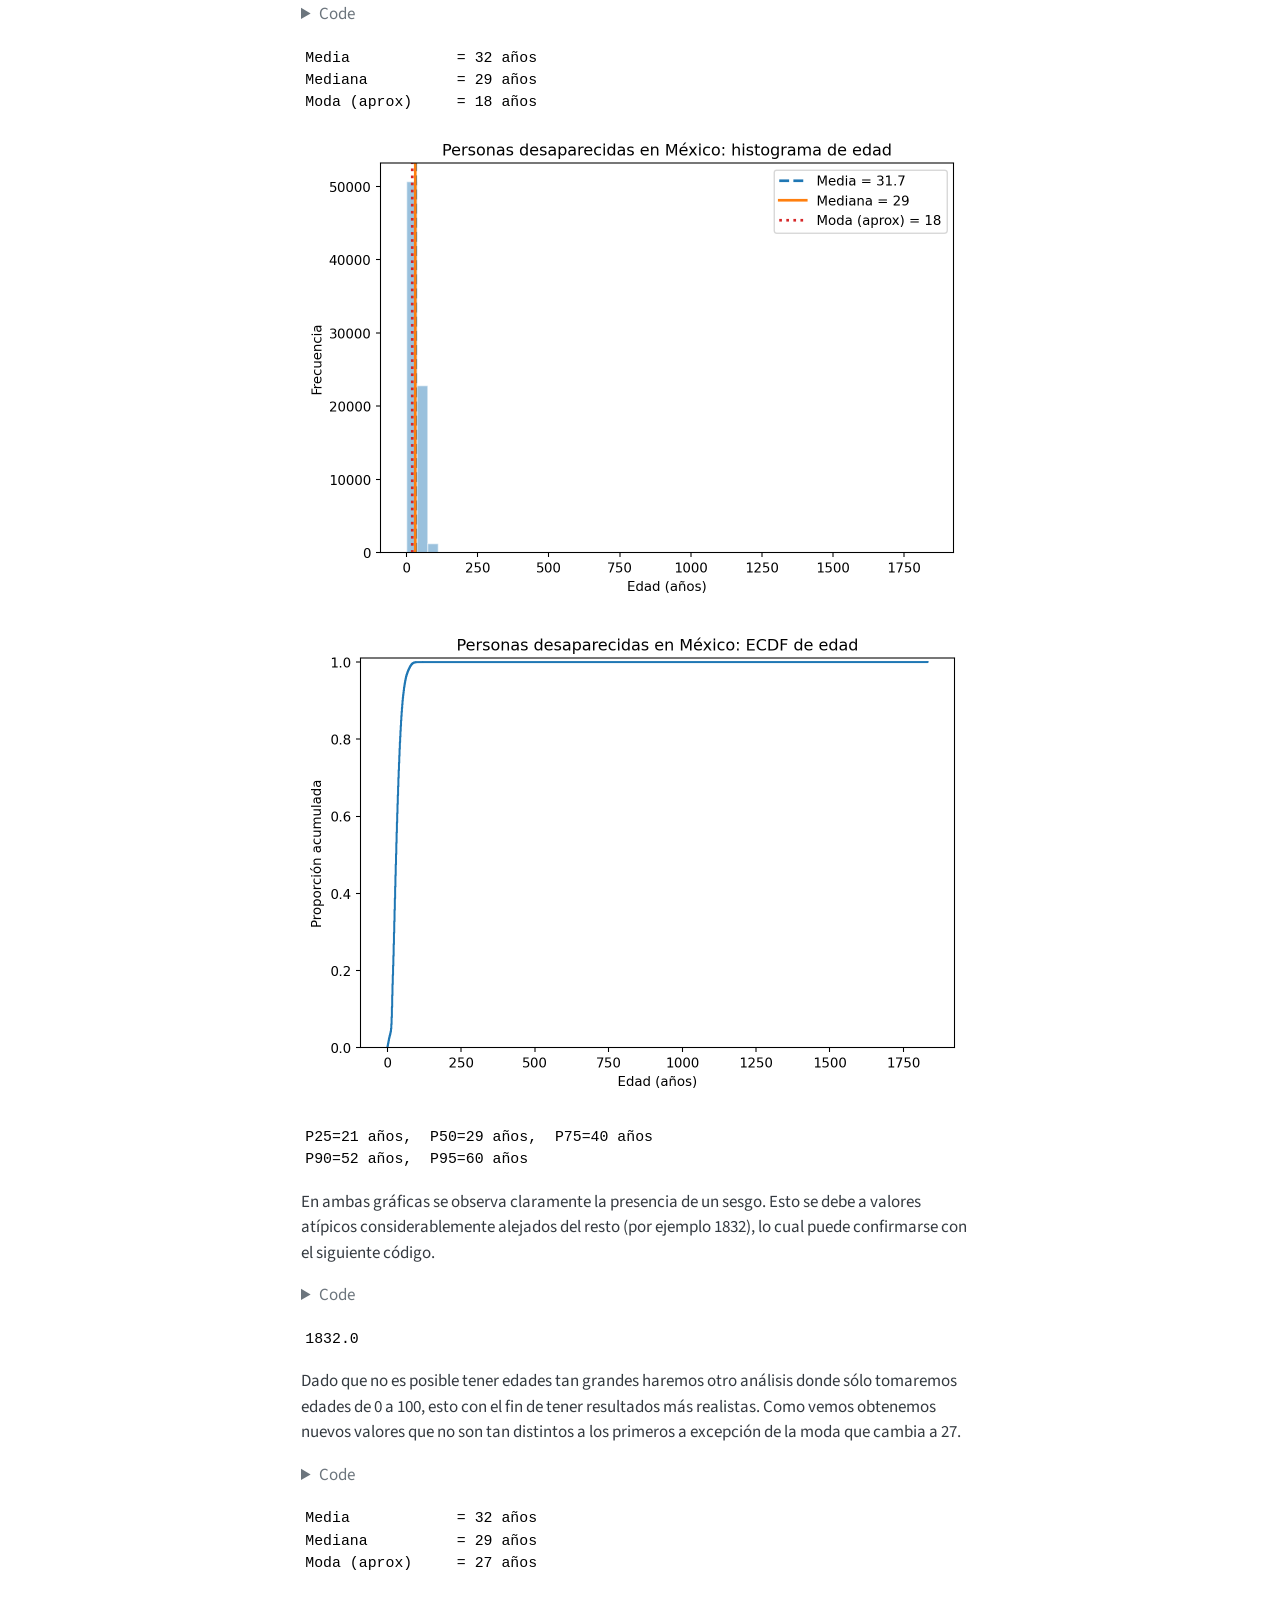
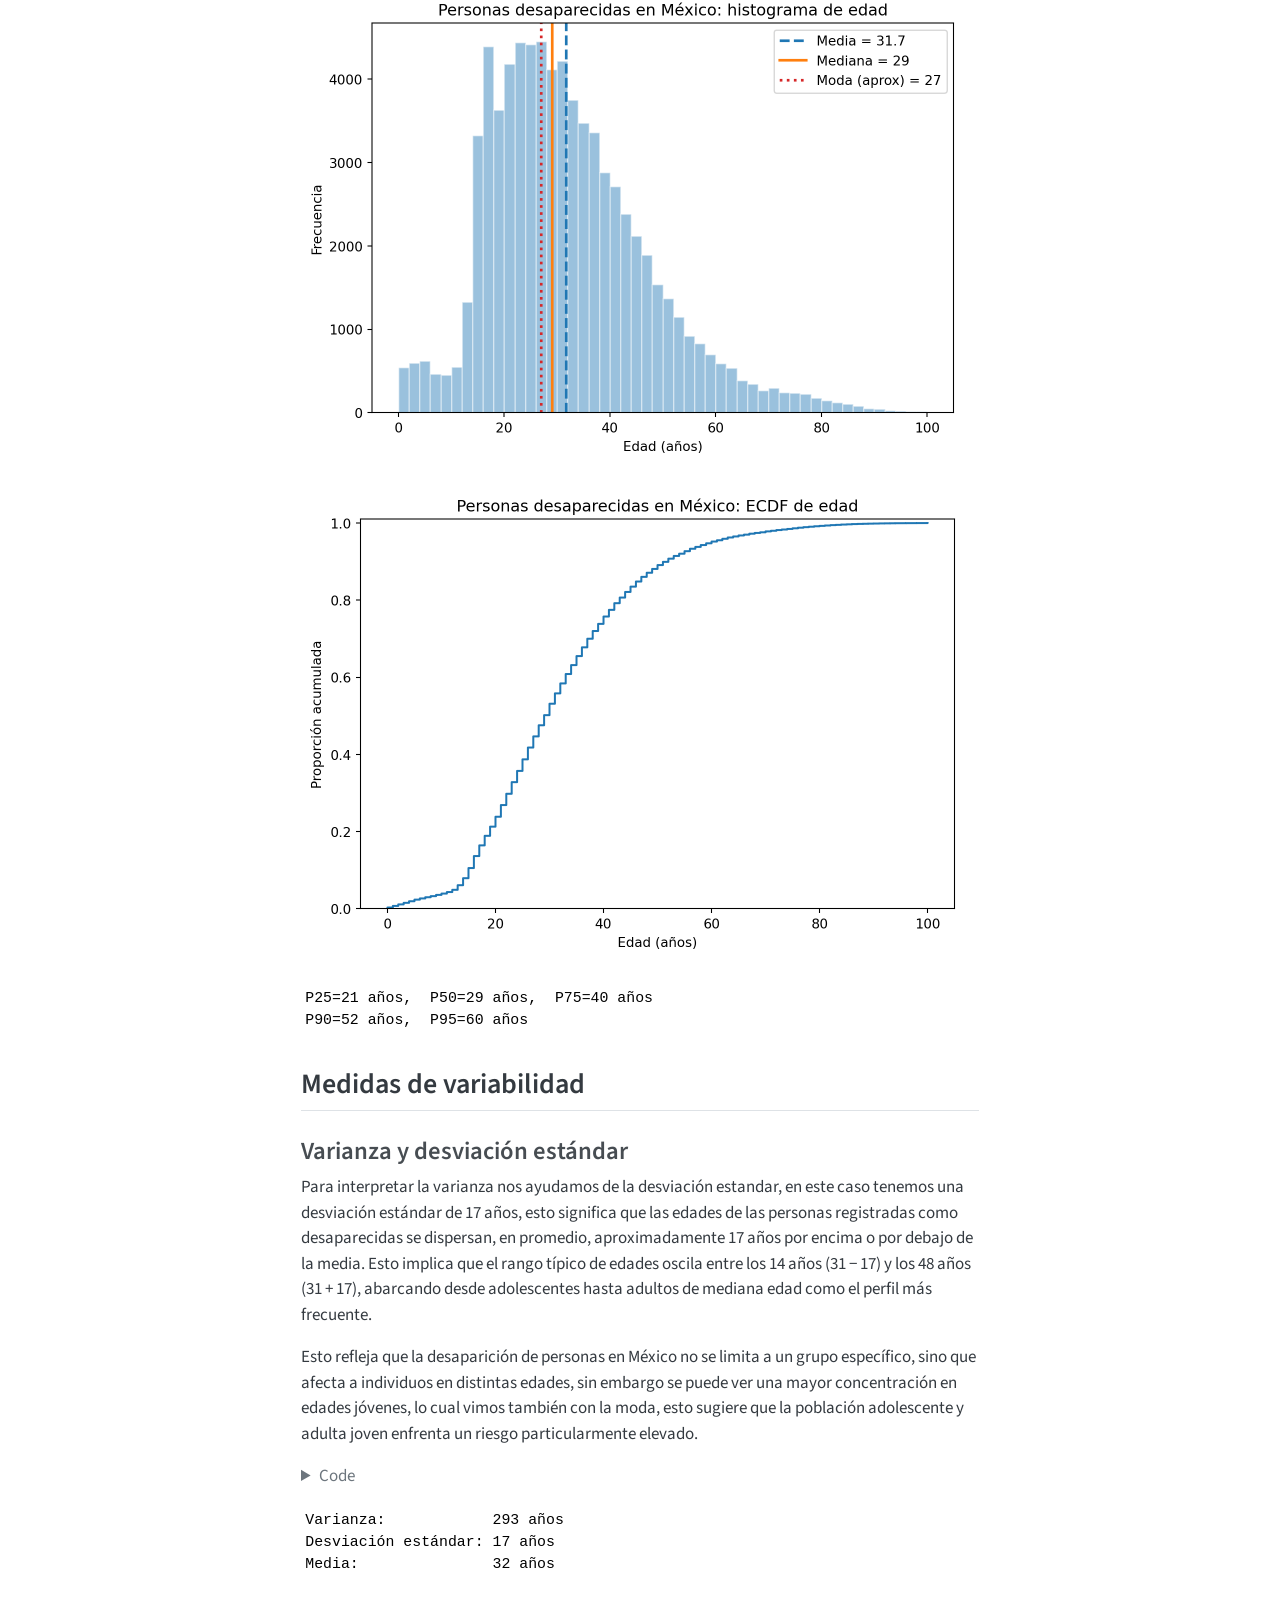
<file: Tarea02.html>
<!DOCTYPE html>
<html xmlns="http://www.w3.org/1999/xhtml" lang="en" xml:lang="en"><head>

<meta charset="utf-8">
<meta name="generator" content="quarto-1.9.35">

<meta name="viewport" content="width=device-width, initial-scale=1.0, user-scalable=yes">


<title>tarea02 – Mineria de Datos</title>
<style>
/* Default styles provided by pandoc.
** See https://pandoc.org/MANUAL.html#variables-for-html for config info.
*/
code{white-space: pre-wrap;}
span.smallcaps{font-variant: small-caps;}
div.columns{display: flex; gap: min(4vw, 1.5em);}
div.column{flex: auto; overflow-x: auto;}
div.hanging-indent{margin-left: 1.5em; text-indent: -1.5em;}
ul.task-list{list-style: none;}
ul.task-list li input[type="checkbox"] {
  width: 0.8em;
  margin: 0 0.8em 0.2em -1em; /* quarto-specific, see https://github.com/quarto-dev/quarto-cli/issues/4556 */ 
  vertical-align: middle;
}
/* CSS for syntax highlighting */
html { -webkit-text-size-adjust: 100%; }
pre > code.sourceCode { white-space: pre; position: relative; }
pre > code.sourceCode > span { display: inline-block; line-height: 1.25; }
pre > code.sourceCode > span:empty { height: 1.2em; }
.sourceCode { overflow: visible; }
code.sourceCode > span { color: inherit; text-decoration: inherit; }
div.sourceCode { margin: 1em 0; }
pre.sourceCode { margin: 0; }
@media screen {
div.sourceCode { overflow: auto; }
}
@media print {
pre > code.sourceCode { white-space: pre-wrap; }
pre > code.sourceCode > span { text-indent: -5em; padding-left: 5em; }
}
pre.numberSource code
  { counter-reset: source-line 0; }
pre.numberSource code > span
  { position: relative; left: -4em; counter-increment: source-line; }
pre.numberSource code > span > a:first-child::before
  { content: counter(source-line);
    position: relative; left: -1em; text-align: right; vertical-align: baseline;
    border: none; display: inline-block;
    -webkit-touch-callout: none; -webkit-user-select: none;
    -khtml-user-select: none; -moz-user-select: none;
    -ms-user-select: none; user-select: none;
    padding: 0 4px; width: 4em;
  }
pre.numberSource { margin-left: 3em;  padding-left: 4px; }
div.sourceCode
  {   }
@media screen {
pre > code.sourceCode > span > a:first-child::before { text-decoration: underline; }
}
</style>


<script src="site_libs/quarto-nav/quarto-nav.js"></script>
<script src="site_libs/quarto-nav/headroom.min.js"></script>
<script src="site_libs/clipboard/clipboard.min.js"></script>
<script src="site_libs/quarto-search/autocomplete.umd.js"></script>
<script src="site_libs/quarto-search/fuse.min.js"></script>
<script src="site_libs/quarto-search/quarto-search.js"></script>
<meta name="quarto:offset" content="./">
<script src="site_libs/quarto-html/quarto.js" type="module"></script>
<script src="site_libs/quarto-html/tabsets/tabsets.js" type="module"></script>
<script src="site_libs/quarto-html/popper.min.js"></script>
<script src="site_libs/quarto-html/tippy.umd.min.js"></script>
<script src="site_libs/quarto-html/anchor.min.js"></script>
<link href="site_libs/quarto-html/tippy.css" rel="stylesheet">
<link href="site_libs/quarto-html/quarto-syntax-highlighting-46f66b053e56abd73bb6e954d61a315b.css" rel="stylesheet" id="quarto-text-highlighting-styles">
<script src="site_libs/bootstrap/bootstrap.min.js"></script>
<link href="site_libs/bootstrap/bootstrap-icons.css" rel="stylesheet">
<link href="site_libs/bootstrap/bootstrap-9346f0f317ce86ad72de196d5d03cf6b.min.css" rel="stylesheet" append-hash="true" id="quarto-bootstrap" data-mode="light">
<script id="quarto-search-options" type="application/json">{
  "location": "navbar",
  "copy-button": false,
  "collapse-after": 3,
  "panel-placement": "end",
  "type": "overlay",
  "limit": 50,
  "keyboard-shortcut": [
    "f",
    "/",
    "s"
  ],
  "show-item-context": false,
  "language": {
    "search-no-results-text": "No results",
    "search-matching-documents-text": "matching documents",
    "search-copy-link-title": "Copy link to search",
    "search-hide-matches-text": "Hide additional matches",
    "search-more-match-text": "more match in this document",
    "search-more-matches-text": "more matches in this document",
    "search-clear-button-title": "Clear",
    "search-text-placeholder": "",
    "search-detached-cancel-button-title": "Cancel",
    "search-submit-button-title": "Submit",
    "search-label": "Search"
  }
}</script>


</head>

<body class="floating nav-fixed quarto-light">

<div id="quarto-search-results"></div>
  <header id="quarto-header" class="headroom fixed-top">
    <nav class="navbar navbar-expand-lg " data-bs-theme="dark">
      <div class="navbar-container container-fluid">
      <div class="navbar-brand-container mx-auto">
    <a class="navbar-brand" href="./index.html">
    <span class="navbar-title">Mineria de Datos</span>
    </a>
  </div>
            <div id="quarto-search" class="" title="Search"></div>
          <button class="navbar-toggler" type="button" data-bs-toggle="collapse" data-bs-target="#navbarCollapse" aria-controls="navbarCollapse" role="menu" aria-expanded="false" aria-label="Toggle navigation" onclick="if (window.quartoToggleHeadroom) { window.quartoToggleHeadroom(); }">
  <span class="navbar-toggler-icon"></span>
</button>
          <div class="collapse navbar-collapse" id="navbarCollapse">
            <ul class="navbar-nav navbar-nav-scroll me-auto">
  <li class="nav-item">
    <a class="nav-link" href="./index.html"> 
<span class="menu-text">Inicio</span></a>
  </li>  
  <li class="nav-item">
    <a class="nav-link active" href="./Tarea02.html" aria-current="page"> 
<span class="menu-text">Tarea 02</span></a>
  </li>  
  <li class="nav-item">
    <a class="nav-link" href="./Tarea03.html"> 
<span class="menu-text">Tarea 03</span></a>
  </li>  
</ul>
          </div> <!-- /navcollapse -->
            <div class="quarto-navbar-tools">
</div>
      </div> <!-- /container-fluid -->
    </nav>
</header>
<!-- content -->
<div id="quarto-content" class="quarto-container page-columns page-rows-contents page-layout-article page-navbar">
<!-- sidebar -->
  <nav id="quarto-sidebar" class="sidebar collapse collapse-horizontal quarto-sidebar-collapse-item sidebar-navigation floating overflow-auto">
    <nav id="TOC" role="doc-toc" class="toc-active">
    <h2 id="toc-title">On this page</h2>
   
  <ul class="collapse">
  <li><a href="#empresa-y-metodología-de-minería-de-datos" id="toc-empresa-y-metodología-de-minería-de-datos" class="nav-link active" data-scroll-target="#empresa-y-metodología-de-minería-de-datos">Empresa y metodología de Minería de Datos</a>
  <ul class="collapse">
  <li><a href="#descripción-general-del-dataset" id="toc-descripción-general-del-dataset" class="nav-link" data-scroll-target="#descripción-general-del-dataset">Descripción general del dataset</a></li>
  </ul></li>
  <li><a href="#medidas-descriptivas-y-análisis-exploratorio-de-datos-eda" id="toc-medidas-descriptivas-y-análisis-exploratorio-de-datos-eda" class="nav-link" data-scroll-target="#medidas-descriptivas-y-análisis-exploratorio-de-datos-eda">Medidas descriptivas y análisis exploratorio de datos (EDA)</a>
  <ul class="collapse">
  <li><a href="#diccionario-de-datos" id="toc-diccionario-de-datos" class="nav-link" data-scroll-target="#diccionario-de-datos">Diccionario de datos</a></li>
  <li><a href="#aplicación-de-crisp-dm-al-dataset-asignado" id="toc-aplicación-de-crisp-dm-al-dataset-asignado" class="nav-link" data-scroll-target="#aplicación-de-crisp-dm-al-dataset-asignado">Aplicación de CRISP-DM al dataset asignado</a></li>
  </ul></li>
  <li><a href="#cálculo-de-medidas-con-visualizaciones-e-interpretación" id="toc-cálculo-de-medidas-con-visualizaciones-e-interpretación" class="nav-link" data-scroll-target="#cálculo-de-medidas-con-visualizaciones-e-interpretación">Cálculo de medidas con visualizaciones e interpretación</a>
  <ul class="collapse">
  <li><a href="#medidas-de-localización" id="toc-medidas-de-localización" class="nav-link" data-scroll-target="#medidas-de-localización">Medidas de localización</a></li>
  <li><a href="#medidas-de-variabilidad" id="toc-medidas-de-variabilidad" class="nav-link" data-scroll-target="#medidas-de-variabilidad">Medidas de variabilidad</a></li>
  <li><a href="#medidas-de-heterogeneidad" id="toc-medidas-de-heterogeneidad" class="nav-link" data-scroll-target="#medidas-de-heterogeneidad">Medidas de heterogeneidad</a></li>
  <li><a href="#medidas-de-concentración" id="toc-medidas-de-concentración" class="nav-link" data-scroll-target="#medidas-de-concentración">Medidas de concentración</a></li>
  </ul></li>
  <li><a href="#correlación" id="toc-correlación" class="nav-link" data-scroll-target="#correlación">Correlación</a></li>
  <li><a href="#hallazgos-importantes" id="toc-hallazgos-importantes" class="nav-link" data-scroll-target="#hallazgos-importantes">Hallazgos importantes</a></li>
  <li><a href="#limitaciones-del-análisis" id="toc-limitaciones-del-análisis" class="nav-link" data-scroll-target="#limitaciones-del-análisis">Limitaciones del análisis</a></li>
  <li><a href="#decisiones-de-limpieza" id="toc-decisiones-de-limpieza" class="nav-link" data-scroll-target="#decisiones-de-limpieza">Decisiones de limpieza</a></li>
  <li><a href="#conclusión" id="toc-conclusión" class="nav-link" data-scroll-target="#conclusión">Conclusión</a></li>
  </ul>
</nav>
</nav>
<div id="quarto-sidebar-glass" class="quarto-sidebar-collapse-item" data-bs-toggle="collapse" data-bs-target=".quarto-sidebar-collapse-item"></div>
<!-- margin-sidebar -->
    <div id="quarto-margin-sidebar" class="sidebar margin-sidebar zindex-bottom">
    </div>
<!-- main -->
<main class="content" id="quarto-document-content">

<header id="title-block-header" class="quarto-title-block default">
<div class="quarto-title">
<h1 class="title">Tarea 02</h1>
</div>



<div class="quarto-title-meta">

    
  
    
  </div>
  


</header>


<section id="empresa-y-metodología-de-minería-de-datos" class="level1">
<h1>Empresa y metodología de Minería de Datos</h1>
<p>Cada integrante del equipo deberá elegir una empresa distinta en la que le gustaría trabajar e investigar qué metodología utiliza para desarrollar proyectos de Minería de Datos.</p>
<ul>
<li><strong>Zianya:</strong> BBVA aplica CRISP-DM siguiendo 6 pasos:
<ol type="1">
<li>Comprensión del negocio y definición del objetivo</li>
<li>Comprensión de los datos</li>
<li>Análisis y preparación de los datos</li>
<li>Modelado</li>
<li>Obtención de resultados</li>
<li>Despliegue<br>
Fuente: <a href="https://www.bbva.com/es/empresas/como-puede-ayudar-el-data-mining-a-las-empresas/">BBVA</a></li>
</ol></li>
<li><strong>José Eduardo:</strong> Amazon utiliza KDD (Knowledge Discovery in Databases) que consta de 5 etapas:
<ol type="1">
<li>Selección de datos relevantes</li>
<li>Preprocesamiento de datos</li>
<li>Transformación de datos</li>
<li>Minería de datos</li>
<li>Interpretación y evaluación<br>
Fuente: <a href="https://aws.amazon.com/es/what-is/data-mining/">Amazon</a></li>
</ol></li>
<li><strong>Mildred:</strong> Microsoft utiliza principalmente TDSP (Team Data Science Process) que consta de 5 etapas:
<ol type="1">
<li>Entendimiento del negocio</li>
<li>Adquisición y comprensión de datos</li>
<li>Modelado</li>
<li>Implementación</li>
<li>Aceptación<br>
Fuente: <a href="https://learn.microsoft.com/en-us/analysis-services/data-mining/data-mining-ssas?view=asallproducts-allversions">Microsoft</a></li>
</ol></li>
<li><strong>Eric:</strong> Capital One, un banco estadounidense, diseña la metodología en función de que esté fuertemente cargada en automatización tanto en procesos de minería de datos como en procesos de machine learning, así como en la gestión de datos, en función de tener modelos que analizan tendencias de mercado y detección de fraudes o riesgos. Cada equipo es propietario de los recursos que utiliza, por lo que se encarga de su gestión y mantenimiento. Los datos siguen el siguiente ciclo de vida:
<ol type="1">
<li>Registro de Datos en un repositorio centralizado</li>
<li>Clasificación de datos</li>
<li>Ingesta</li>
<li>Modelado</li>
<li>Seguridad y Tokenización</li>
<li>Personalización conforme a cliente</li>
<li>Despliegue Fuente: <a href="https://www.capitalone.com/tech/cloud/data-management-at-scale/">Capital One</a></li>
</ol></li>
</ul>
<section id="descripción-general-del-dataset" class="level2">
<h2 class="anchored" data-anchor-id="descripción-general-del-dataset">Descripción general del dataset</h2>
<p>El dataset RNPDNO-22-08-2023 contiene información oficial sobre personas desaparecidas y no localizadas en México, publicada como dato abierto. Cada fila representa el reporte de una persona desaparecida.</p>
<ul>
<li><strong>Número de filas:</strong> 116945</li>
</ul>
<div id="c6c34067" class="cell" data-execution_count="1">
<details class="code-fold">
<summary>Code</summary>
<div class="code-copy-outer-scaffold"><div class="sourceCode cell-code" id="cb1"><pre class="sourceCode python code-with-copy"><code class="sourceCode python"><span id="cb1-1"><a href="#cb1-1" aria-hidden="true" tabindex="-1"></a><span class="im">import</span> numpy <span class="im">as</span> np</span>
<span id="cb1-2"><a href="#cb1-2" aria-hidden="true" tabindex="-1"></a><span class="im">import</span> pandas <span class="im">as</span> pd</span>
<span id="cb1-3"><a href="#cb1-3" aria-hidden="true" tabindex="-1"></a><span class="im">import</span> matplotlib.pyplot <span class="im">as</span> plt</span>
<span id="cb1-4"><a href="#cb1-4" aria-hidden="true" tabindex="-1"></a></span>
<span id="cb1-5"><a href="#cb1-5" aria-hidden="true" tabindex="-1"></a>dataset <span class="op">=</span> pd.read_csv(<span class="st">"Tarea02/RNPDNO-22-08-2023.csv"</span>, encoding<span class="op">=</span><span class="st">"latin-1"</span>)</span>
<span id="cb1-6"><a href="#cb1-6" aria-hidden="true" tabindex="-1"></a></span>
<span id="cb1-7"><a href="#cb1-7" aria-hidden="true" tabindex="-1"></a>df <span class="op">=</span> pd.DataFrame(dataset)</span>
<span id="cb1-8"><a href="#cb1-8" aria-hidden="true" tabindex="-1"></a>num_files <span class="op">=</span> df.shape[<span class="dv">0</span>] <span class="co">#obtenemos el numero de filas del csv </span></span>
<span id="cb1-9"><a href="#cb1-9" aria-hidden="true" tabindex="-1"></a></span>
<span id="cb1-10"><a href="#cb1-10" aria-hidden="true" tabindex="-1"></a><span class="bu">print</span>(<span class="ss">f"Numero de filas: </span><span class="sc">{</span>num_files<span class="sc">}</span><span class="ss">"</span>)</span></code></pre></div><button title="Copy to Clipboard" class="code-copy-button"><i class="bi"></i></button></div>
</details>
<div class="cell-output cell-output-stdout">
<pre><code>Numero de filas: 116945</code></pre>
</div>
</div>
<ul>
<li><strong>Número de columnas:</strong> 11</li>
</ul>
<div id="28e5e79c" class="cell" data-execution_count="2">
<details class="code-fold">
<summary>Code</summary>
<div class="code-copy-outer-scaffold"><div class="sourceCode cell-code" id="cb3"><pre class="sourceCode python code-with-copy"><code class="sourceCode python"><span id="cb3-1"><a href="#cb3-1" aria-hidden="true" tabindex="-1"></a><span class="im">import</span> numpy <span class="im">as</span> np</span>
<span id="cb3-2"><a href="#cb3-2" aria-hidden="true" tabindex="-1"></a><span class="im">import</span> pandas <span class="im">as</span> pd</span>
<span id="cb3-3"><a href="#cb3-3" aria-hidden="true" tabindex="-1"></a><span class="im">import</span> matplotlib.pyplot <span class="im">as</span> plt</span>
<span id="cb3-4"><a href="#cb3-4" aria-hidden="true" tabindex="-1"></a></span>
<span id="cb3-5"><a href="#cb3-5" aria-hidden="true" tabindex="-1"></a>dataset <span class="op">=</span> pd.read_csv(<span class="st">"Tarea02/RNPDNO-22-08-2023.csv"</span>, encoding<span class="op">=</span><span class="st">"latin-1"</span>)</span>
<span id="cb3-6"><a href="#cb3-6" aria-hidden="true" tabindex="-1"></a></span>
<span id="cb3-7"><a href="#cb3-7" aria-hidden="true" tabindex="-1"></a>df <span class="op">=</span> pd.DataFrame(dataset)</span>
<span id="cb3-8"><a href="#cb3-8" aria-hidden="true" tabindex="-1"></a>num_columns <span class="op">=</span> df.shape[<span class="dv">1</span>] <span class="co">#obtenemos el numero de columnas del csv</span></span>
<span id="cb3-9"><a href="#cb3-9" aria-hidden="true" tabindex="-1"></a></span>
<span id="cb3-10"><a href="#cb3-10" aria-hidden="true" tabindex="-1"></a><span class="bu">print</span>(<span class="ss">f"Numero de columnas: </span><span class="sc">{</span>num_columns<span class="sc">}</span><span class="ss">"</span>)</span></code></pre></div><button title="Copy to Clipboard" class="code-copy-button"><i class="bi"></i></button></div>
</details>
<div class="cell-output cell-output-stdout">
<pre><code>Numero de columnas: 11</code></pre>
</div>
</div>
<ul>
<li><strong>Periodo de fechas cubierto:</strong> Se cubrió desde el periodo del 01-05-1968 al 20-08-2023</li>
</ul>
<div id="089add66" class="cell" data-execution_count="3">
<details class="code-fold">
<summary>Code</summary>
<div class="code-copy-outer-scaffold"><div class="sourceCode cell-code" id="cb5"><pre class="sourceCode python code-with-copy"><code class="sourceCode python"><span id="cb5-1"><a href="#cb5-1" aria-hidden="true" tabindex="-1"></a><span class="im">import</span> numpy <span class="im">as</span> np</span>
<span id="cb5-2"><a href="#cb5-2" aria-hidden="true" tabindex="-1"></a><span class="im">import</span> pandas <span class="im">as</span> pd</span>
<span id="cb5-3"><a href="#cb5-3" aria-hidden="true" tabindex="-1"></a><span class="im">import</span> matplotlib.pyplot <span class="im">as</span> plt</span>
<span id="cb5-4"><a href="#cb5-4" aria-hidden="true" tabindex="-1"></a></span>
<span id="cb5-5"><a href="#cb5-5" aria-hidden="true" tabindex="-1"></a>dataset <span class="op">=</span> pd.read_csv(<span class="st">"Tarea02/RNPDNO-22-08-2023.csv"</span>, encoding<span class="op">=</span><span class="st">"latin-1"</span>)</span>
<span id="cb5-6"><a href="#cb5-6" aria-hidden="true" tabindex="-1"></a></span>
<span id="cb5-7"><a href="#cb5-7" aria-hidden="true" tabindex="-1"></a>df <span class="op">=</span> pd.DataFrame(dataset)</span>
<span id="cb5-8"><a href="#cb5-8" aria-hidden="true" tabindex="-1"></a></span>
<span id="cb5-9"><a href="#cb5-9" aria-hidden="true" tabindex="-1"></a><span class="co"># eliminamos espacios en blanco de los nombres de las columnas</span></span>
<span id="cb5-10"><a href="#cb5-10" aria-hidden="true" tabindex="-1"></a>df.columns <span class="op">=</span> df.columns.<span class="bu">str</span>.strip() </span>
<span id="cb5-11"><a href="#cb5-11" aria-hidden="true" tabindex="-1"></a><span class="co">#metemos a una lista las fechas de desaparicion para despues obtener la fecha minima y maxima.</span></span>
<span id="cb5-12"><a href="#cb5-12" aria-hidden="true" tabindex="-1"></a>df[<span class="st">"Fecha de desaparición"</span>] <span class="op">=</span> pd.to_datetime( df[<span class="st">"Fecha de desaparición"</span>], <span class="bu">format</span><span class="op">=</span><span class="st">"</span><span class="sc">%d</span><span class="st">/%m/%Y"</span>, errors<span class="op">=</span><span class="st">"coerce"</span> )</span>
<span id="cb5-13"><a href="#cb5-13" aria-hidden="true" tabindex="-1"></a>fecha_min <span class="op">=</span> df[<span class="st">"Fecha de desaparición"</span>].<span class="bu">min</span>() </span>
<span id="cb5-14"><a href="#cb5-14" aria-hidden="true" tabindex="-1"></a>fecha_max <span class="op">=</span> df[<span class="st">"Fecha de desaparición"</span>].<span class="bu">max</span>()</span>
<span id="cb5-15"><a href="#cb5-15" aria-hidden="true" tabindex="-1"></a></span>
<span id="cb5-16"><a href="#cb5-16" aria-hidden="true" tabindex="-1"></a><span class="bu">print</span>(<span class="st">"Periodo:"</span>, fecha_min, <span class="st">"a"</span>, fecha_max)</span></code></pre></div><button title="Copy to Clipboard" class="code-copy-button"><i class="bi"></i></button></div>
</details>
<div class="cell-output cell-output-stdout">
<pre><code>Periodo: 1968-05-01 00:00:00 a 2023-08-20 00:00:00</code></pre>
</div>
</div>
<ul>
<li><strong>Unidad de análisis:</strong> En nuestro dataset, cada fila representa el reporte de una persona desaparecida, obteniendo datos como el ID del reporte (Consecutivo Reportes por Persona), Consecutivo registro (num de veces que se reportó), Nombre de la persona, Apellidos, Edad, Sexo, Nacionalidad, Fecha de desaparición, Entidad de desaparición, Autoridad que reportó.</li>
</ul>
<hr>
</section>
</section>
<section id="medidas-descriptivas-y-análisis-exploratorio-de-datos-eda" class="level1">
<h1>Medidas descriptivas y análisis exploratorio de datos (EDA)</h1>
<section id="diccionario-de-datos" class="level2">
<h2 class="anchored" data-anchor-id="diccionario-de-datos">Diccionario de datos</h2>
<p>Crear una tabla que incluya, para cada columna: - Nombre de la columna - Descripción - Tipo de dato (string, entero, float, fecha/hora, booleano) - Tipo estadístico: - Categórica nominal u ordinal - Numérica discreta o continua</p>
<div id="fig-tabla-columnas" class="quarto-float quarto-figure quarto-figure-center anchored">
<figure class="quarto-float quarto-float-fig figure">
<div aria-describedby="fig-tabla-columnas-caption-0ceaefa1-69ba-4598-a22c-09a6ac19f8ca">
<img src="Tarea02/images/tabla_de_columnas.png" class="img-fluid figure-img">
</div>
<figcaption class="quarto-float-caption-bottom quarto-float-caption quarto-float-fig" id="fig-tabla-columnas-caption-0ceaefa1-69ba-4598-a22c-09a6ac19f8ca">
Figure&nbsp;1: Tabla de columnas
</figcaption>
</figure>
</div>
</section>
<section id="aplicación-de-crisp-dm-al-dataset-asignado" class="level2">
<h2 class="anchored" data-anchor-id="aplicación-de-crisp-dm-al-dataset-asignado">Aplicación de CRISP-DM al dataset asignado</h2>
<section id="business-understanding" class="level3">
<h3 class="anchored" data-anchor-id="business-understanding">Business Understanding</h3>
<section id="contexto-escenario" class="level4">
<h4 class="anchored" data-anchor-id="contexto-escenario">Contexto / Escenario</h4>
<p>México atraviesa una grave crisis de inseguridad con más de 110,965 casos registrados de personas desaparecidas y no localizadas, principalmente vinculadas a problemáticas estructurales como la violencia, el crimen organizado y la impunidad. Este fenómeno presenta características sistemáticas y afecta de manera diferenciada a diversos grupos de la población. El presente análisis se sitúa en un contexto social y analítico, utilizando datos abiertos sobre personas desaparecidas en México. El dataset proporciona información relevante sobre características demográficas (edad, sexo, nacionalidad), así como variables temporales y geográficas (fecha y entidad de desaparición) y las autoridades responsables del reporte. El objetivo de este análisis es identificar estadísticas, tendencias y grupos vulnerables a lo largo del tiempo.</p>
</section>
<section id="situación-problemática" class="level4">
<h4 class="anchored" data-anchor-id="situación-problemática">Situación problemática</h4>
<p>Las desapariciones ocurren frecuentemente con la intervención directa e indirecta de agentes gubernamentales. Estos actores estatales podrían corresponder a una parte de una red de macro-criminalidad en donde se promueven los fines del crimen organizado. El contexto de impunidad en México ha contribuido a la crisis de desapariciones. La falta de información sobre desapariciones es usada para justificar la falta de rendición de cuentas y justicia. Al mirar estos casos más de cerca, se demuestra que oficiales gubernamentales no investigan las desapariciones de una manera oportuna y efectiva como la ley lo requiere. Esto se puede deber a la dificultad de tal investigación o al miedo a llevarla a cabo en un contexto de crímenes violentos. De forma alternativa, la falta de búsqueda o investigación ha sido usada para encubrir el involucramiento de los mismos agentes estatales. La falta de investigación efectiva y la ausencia de justicia perpetúan el ciclo de violencia y desapariciones, dejando a las víctimas y sus familias sin respuestas ni reparación.</p>
<p>Fuente: <a href="https://cla.umn.edu/human-rights/desapariciones-en-mexico">Desapariciones en México - University of Minnesota</a></p>
</section>
<section id="objetivo-de-análisis" class="level4">
<h4 class="anchored" data-anchor-id="objetivo-de-análisis">Objetivo de análisis</h4>
<p>El objetivo de este análisis es entender cómo se comporta el fenómeno de desapariciones en México.</p>
</section>
<section id="necesidades-de-información" class="level4">
<h4 class="anchored" data-anchor-id="necesidades-de-información">Necesidades de información</h4>
<p>En consecuencia, el problema inicial se puede formular así:</p>
<ul>
<li>¿En qué entidades del país ocurren más desapariciones?</li>
<li>¿Existen patrones regionales o zonas de mayor riesgo?</li>
<li>¿Qué grupos de edad son más vulnerables?</li>
<li>¿Hay diferencias por sexo o nacionalidad?</li>
<li>¿Qué autoridades reportan más casos?</li>
<li>¿Cómo han evolucionado las desapariciones a lo largo del tiempo?</li>
</ul>
</section>
</section>
<section id="data-understanding" class="level3">
<h3 class="anchored" data-anchor-id="data-understanding">Data Understanding</h3>
<p>A partir del escenario anterior, como equipo analítico se realiza una exploración inicial del dataset, evaluando la calidad de los datos, valores faltantes e inconsistencias, formulando preguntas como las siguientes:</p>
<section id="sobre-estructura-general-del-dataset" class="level4">
<h4 class="anchored" data-anchor-id="sobre-estructura-general-del-dataset">Sobre estructura general del dataset</h4>
<ul>
<li><p>¿Cuántas filas y columnas tiene el dataset?<br>
(anteriormente vimos que tiene 116945 filas y 11 columnas)</p></li>
<li><p>¿Cuantas variables numéricas y categóricas hay?<br>
(notamos 3 variables numéricas: edad, consecutivo reportes por persona, consecutivo registro; y 8 variables categóricas: nombre, apellido paterno, apellido materno, sexo, nacionalidad, fecha de desaparición, entidad de desaparición, autoridad que reporta)</p></li>
<li><p>¿Existen registros duplicados, datos eliminados o filas incompletas?</p></li>
<li><p>¿Hay inconsistencias en los nombres de entidades o instituciones?</p></li>
</ul>
</section>
<section id="sobre-variables-de-entidades-de-desaparición" class="level4">
<h4 class="anchored" data-anchor-id="sobre-variables-de-entidades-de-desaparición">Sobre variables de entidades de desaparición</h4>
<ul>
<li>¿Cuáles son las entidades con más desapariciones?</li>
<li>¿Cómo se distribuyen las desapariciones a lo largo del tiempo?</li>
</ul>
</section>
<section id="sobre-variables-de-las-instituciones-que-reportan-desapariciones" class="level4">
<h4 class="anchored" data-anchor-id="sobre-variables-de-las-instituciones-que-reportan-desapariciones">Sobre variables de las instituciones que reportan desapariciones</h4>
<ul>
<li>¿Qué autoridades reportan la mayor cantidad de desapariciones?</li>
<li>¿Existen instituciones con mayor registros inconsistentes o muy pocos reportes?</li>
</ul>
</section>
<section id="sobre-variables-características-de-las-personas-desaparecidas" class="level4">
<h4 class="anchored" data-anchor-id="sobre-variables-características-de-las-personas-desaparecidas">Sobre variables características de las personas desaparecidas</h4>
<ul>
<li>¿Qué grupos de edad son más vulnerables a las desapariciones?</li>
<li>¿Qué grupos de sexo y nacionalidad presentan más casos de desaparición?</li>
</ul>
</section>
<section id="sobre-la-calidad-de-los-datos" class="level4">
<h4 class="anchored" data-anchor-id="sobre-la-calidad-de-los-datos">Sobre la calidad de los datos</h4>
<ul>
<li>¿Qué porcentaje de datos faltantes hay en cada columna?</li>
</ul>
</section>
</section>
<section id="data-preparation" class="level3">
<h3 class="anchored" data-anchor-id="data-preparation">Data Preparation</h3>
<!-- Se llevan a cabo procesos de limpieza, transformación de datos, tratamiento de valores nulos y generación de variables derivadas.
 -->
<p>Antes de emplear cualquier técnica de limpieza, necesitamos analizar los datos eliminados, duplicados y vacíos, para contestar las siguientes preguntas:</p>
<ul>
<li><strong>¿Cuál es el porcentaje de faltantes de cada columna?</strong></li>
</ul>
<div id="719eb285" class="cell" data-execution_count="4">
<details class="code-fold">
<summary>Code</summary>
<div class="code-copy-outer-scaffold"><div class="sourceCode cell-code" id="cb7"><pre class="sourceCode python code-with-copy"><code class="sourceCode python"><span id="cb7-1"><a href="#cb7-1" aria-hidden="true" tabindex="-1"></a><span class="im">import</span> numpy <span class="im">as</span> np</span>
<span id="cb7-2"><a href="#cb7-2" aria-hidden="true" tabindex="-1"></a><span class="im">import</span> pandas <span class="im">as</span> pd</span>
<span id="cb7-3"><a href="#cb7-3" aria-hidden="true" tabindex="-1"></a></span>
<span id="cb7-4"><a href="#cb7-4" aria-hidden="true" tabindex="-1"></a>dataset <span class="op">=</span> pd.read_csv(<span class="st">"Tarea02/RNPDNO-22-08-2023.csv"</span>, encoding<span class="op">=</span><span class="st">"latin-1"</span>)</span>
<span id="cb7-5"><a href="#cb7-5" aria-hidden="true" tabindex="-1"></a>df <span class="op">=</span> pd.DataFrame(dataset)</span>
<span id="cb7-6"><a href="#cb7-6" aria-hidden="true" tabindex="-1"></a></span>
<span id="cb7-7"><a href="#cb7-7" aria-hidden="true" tabindex="-1"></a><span class="co">#limpiamos el dataset, convirtiendo a NaN en un csv copia</span></span>
<span id="cb7-8"><a href="#cb7-8" aria-hidden="true" tabindex="-1"></a>faltantes <span class="op">=</span> [ <span class="st">""</span>, <span class="st">" "</span>, <span class="st">"NA"</span>, <span class="st">"N/A"</span>, <span class="st">"SE DESCONOCE"</span>, <span class="st">"ELIMINADO 1"</span>, <span class="st">"ELIMINADO 2"</span>, <span class="st">"ELIMINADO 3"</span>, <span class="st">"ELIMINADO 4"</span>, <span class="st">"ELIMINADO 5"</span>, <span class="st">"ELIMINADO 6"</span>, <span class="st">"ELIMINADO 7"</span>, <span class="st">"ELIMINADO 8"</span>, <span class="st">"ELIMINADO 9"</span>, <span class="st">"ELIMINADO 10"</span> , <span class="st">"ELIMINADO 11"</span>]</span>
<span id="cb7-9"><a href="#cb7-9" aria-hidden="true" tabindex="-1"></a>df_limpio <span class="op">=</span> df.replace(faltantes, np.nan)</span>
<span id="cb7-10"><a href="#cb7-10" aria-hidden="true" tabindex="-1"></a>df_limpio <span class="op">=</span> df_limpio.replace(<span class="vs">r"ELIMINADO</span><span class="dv">.</span><span class="op">*</span><span class="vs">"</span>, np.nan, regex<span class="op">=</span><span class="va">True</span>)</span>
<span id="cb7-11"><a href="#cb7-11" aria-hidden="true" tabindex="-1"></a>df_limpio.to_csv(<span class="st">"dataset_limpio.csv"</span>, index<span class="op">=</span><span class="va">False</span>) </span>
<span id="cb7-12"><a href="#cb7-12" aria-hidden="true" tabindex="-1"></a></span>
<span id="cb7-13"><a href="#cb7-13" aria-hidden="true" tabindex="-1"></a></span>
<span id="cb7-14"><a href="#cb7-14" aria-hidden="true" tabindex="-1"></a><span class="co"># Obtenemos el porcentaje de valores faltantes por columna</span></span>
<span id="cb7-15"><a href="#cb7-15" aria-hidden="true" tabindex="-1"></a>faltantes_abs <span class="op">=</span> df_limpio.isna().<span class="bu">sum</span>() <span class="co">#convertimos valores a T/F, y sumamos por columna para obtener el numero de faltantes</span></span>
<span id="cb7-16"><a href="#cb7-16" aria-hidden="true" tabindex="-1"></a>porcentaje_col <span class="op">=</span> (df_limpio.isna().<span class="bu">sum</span>() <span class="op">/</span> <span class="bu">len</span>(df_limpio)) <span class="op">*</span> <span class="dv">100</span> <span class="co">#porcentaje de faltantes por columna</span></span>
<span id="cb7-17"><a href="#cb7-17" aria-hidden="true" tabindex="-1"></a>num_faltantes_col <span class="op">=</span> df_limpio.isna().<span class="bu">sum</span>() <span class="co">#numero de faltantes por columna</span></span>
<span id="cb7-18"><a href="#cb7-18" aria-hidden="true" tabindex="-1"></a>resumen <span class="op">=</span> pd.DataFrame({</span>
<span id="cb7-19"><a href="#cb7-19" aria-hidden="true" tabindex="-1"></a>    <span class="st">"Número de faltantes"</span>: num_faltantes_col,</span>
<span id="cb7-20"><a href="#cb7-20" aria-hidden="true" tabindex="-1"></a>    <span class="st">"Porcentaje "</span>: porcentaje_col.<span class="bu">round</span>(<span class="dv">0</span>).astype(<span class="bu">int</span>).astype(<span class="bu">str</span>) <span class="op">+</span> <span class="st">" %"</span></span>
<span id="cb7-21"><a href="#cb7-21" aria-hidden="true" tabindex="-1"></a>})</span>
<span id="cb7-22"><a href="#cb7-22" aria-hidden="true" tabindex="-1"></a><span class="bu">print</span>(resumen.to_string())</span></code></pre></div><button title="Copy to Clipboard" class="code-copy-button"><i class="bi"></i></button></div>
</details>
<div class="cell-output cell-output-stdout">
<pre><code>                                  Número de faltantes Porcentaje 
Consecutivo Reportes por Persona                 5980         5 %
Consecutivo Registro                                0         0 %
Nombre                                          37465        32 %
Primer Apellido                                 37487        32 %
Segundo Apellido                                38908        33 %
Edad                                            42022        36 %
Sexo                                            37460        32 %
Nacionalidad                                    45981        39 %
Fecha de desaparición                           93542        80 %
Entidad de desaparición                         38261        33 %
Autoridad que reportó                           38024        33 %</code></pre>
</div>
</div>
<ul>
<li><strong>¿Cuál es el porcentaje de valores faltantes en general?</strong></li>
</ul>
<div id="fb44ec69" class="cell" data-execution_count="5">
<details class="code-fold">
<summary>Code</summary>
<div class="code-copy-outer-scaffold"><div class="sourceCode cell-code" id="cb9"><pre class="sourceCode python code-with-copy"><code class="sourceCode python"><span id="cb9-1"><a href="#cb9-1" aria-hidden="true" tabindex="-1"></a><span class="im">import</span> numpy <span class="im">as</span> np</span>
<span id="cb9-2"><a href="#cb9-2" aria-hidden="true" tabindex="-1"></a><span class="im">import</span> pandas <span class="im">as</span> pd</span>
<span id="cb9-3"><a href="#cb9-3" aria-hidden="true" tabindex="-1"></a></span>
<span id="cb9-4"><a href="#cb9-4" aria-hidden="true" tabindex="-1"></a>dataset <span class="op">=</span> pd.read_csv(<span class="st">"Tarea02/RNPDNO-22-08-2023.csv"</span>, encoding<span class="op">=</span><span class="st">"latin-1"</span>)</span>
<span id="cb9-5"><a href="#cb9-5" aria-hidden="true" tabindex="-1"></a>df <span class="op">=</span> pd.DataFrame(dataset)</span>
<span id="cb9-6"><a href="#cb9-6" aria-hidden="true" tabindex="-1"></a></span>
<span id="cb9-7"><a href="#cb9-7" aria-hidden="true" tabindex="-1"></a><span class="co">#limpiamos el dataset, convirtiendo a NaN en un csv copia</span></span>
<span id="cb9-8"><a href="#cb9-8" aria-hidden="true" tabindex="-1"></a>faltantes <span class="op">=</span> [ <span class="st">""</span>, <span class="st">" "</span>, <span class="st">"NA"</span>, <span class="st">"N/A"</span>, <span class="st">"SE DESCONOCE"</span>, <span class="st">"ELIMINADO 1"</span>, <span class="st">"ELIMINADO 2"</span>, <span class="st">"ELIMINADO 3"</span>, <span class="st">"ELIMINADO 4"</span>, <span class="st">"ELIMINADO 5"</span>, <span class="st">"ELIMINADO 6"</span>, <span class="st">"ELIMINADO 7"</span>, <span class="st">"ELIMINADO 8"</span>, <span class="st">"ELIMINADO 9"</span>, <span class="st">"ELIMINADO 10"</span> , <span class="st">"ELIMINADO 11"</span>]</span>
<span id="cb9-9"><a href="#cb9-9" aria-hidden="true" tabindex="-1"></a>df_limpio <span class="op">=</span> df.replace(faltantes, np.nan)</span>
<span id="cb9-10"><a href="#cb9-10" aria-hidden="true" tabindex="-1"></a>df_limpio <span class="op">=</span> df_limpio.replace(<span class="vs">r"ELIMINADO</span><span class="dv">.</span><span class="op">*</span><span class="vs">"</span>, np.nan, regex<span class="op">=</span><span class="va">True</span>)</span>
<span id="cb9-11"><a href="#cb9-11" aria-hidden="true" tabindex="-1"></a>df_limpio.to_csv(<span class="st">"dataset_limpio.csv"</span>, index<span class="op">=</span><span class="va">False</span>) </span>
<span id="cb9-12"><a href="#cb9-12" aria-hidden="true" tabindex="-1"></a></span>
<span id="cb9-13"><a href="#cb9-13" aria-hidden="true" tabindex="-1"></a><span class="co"># Obtenemos el porcentaje total de valores faltantes en el dataset</span></span>
<span id="cb9-14"><a href="#cb9-14" aria-hidden="true" tabindex="-1"></a>total_celdas <span class="op">=</span> df_limpio.shape[<span class="dv">0</span>] <span class="op">*</span> df_limpio.shape[<span class="dv">1</span>]</span>
<span id="cb9-15"><a href="#cb9-15" aria-hidden="true" tabindex="-1"></a>total_faltantes <span class="op">=</span> df_limpio.isna().<span class="bu">sum</span>().<span class="bu">sum</span>() <span class="co">#sumamos el total de datos faltantes en todo el dataset</span></span>
<span id="cb9-16"><a href="#cb9-16" aria-hidden="true" tabindex="-1"></a>porcentaje_total <span class="op">=</span> (total_faltantes <span class="op">/</span> total_celdas) <span class="op">*</span> <span class="dv">100</span> <span class="co"># sacamos el porcentaje</span></span>
<span id="cb9-17"><a href="#cb9-17" aria-hidden="true" tabindex="-1"></a><span class="bu">print</span>(<span class="st">""</span>)</span>
<span id="cb9-18"><a href="#cb9-18" aria-hidden="true" tabindex="-1"></a><span class="bu">print</span>(<span class="ss">f"Número total de datos faltantes: </span><span class="sc">{</span>total_faltantes<span class="sc">}</span><span class="ss">"</span>)</span>
<span id="cb9-19"><a href="#cb9-19" aria-hidden="true" tabindex="-1"></a><span class="bu">print</span>(<span class="ss">f"Porcentaje total de datos faltantes: </span><span class="sc">{</span><span class="bu">round</span>(porcentaje_total)<span class="sc">}</span><span class="ss"> %"</span>)</span></code></pre></div><button title="Copy to Clipboard" class="code-copy-button"><i class="bi"></i></button></div>
</details>
<div class="cell-output cell-output-stdout">
<pre><code>
Número total de datos faltantes: 415130
Porcentaje total de datos faltantes: 32 %</code></pre>
</div>
</div>
<ul>
<li><strong>¿Cuál es el patrón de ausencia?</strong></li>
</ul>
<p>Se identifican distintos patrones de ausencia en el dataset. La variable fecha de desaparición tiene el mayor porcentaje de valores faltantes (80%), lo que sugiere un patrón no aleatorio asociado a fallas en el registro. También existen casos con múltiples datos faltantes simultáneamente, especialmente en registros con varias columnas con el valor “ELIMINADO”, indicando ausencia agrupada por fila. Por otra parte variables como edad, sexo y nacionalidad muestran un porcentaje faltante entre 30% y 40% de forma más dispersa, lo que puede apuntar a problemas de captura o diferencias entre fuentes. En conjunto, los datos faltantes responden a factores estructurales y no son completamente aleatorios.</p>
<ul>
<li><strong>¿Cuál sería el mecanismo de ausencia más probable?</strong></li>
</ul>
<p>En el caso de la variable Fecha de desaparición su porcentaje de valores faltantes (80%) indica un mecanismo de tipo MAR (Missing At Random), ya que su ausencia probablemente depende de factores como la institución que reporta, la entidad o el periodo de registro.</p>
<p>Por otro lado, los registros que contienen valores como “ELIMINADO” evidencian un mecanismo de tipo MNAR (Missing Not At Random), dado que la ausencia de información puede deberse a procesos intencionales de anonimización o censura.</p>
<p>Finalmente, variables como edad, sexo y nacionalidad presentan un comportamiento consistente con un mecanismo predominantemente MAR, posiblemente asociado a inconsistencias en la captura de datos o diferencias en la calidad de las fuentes.</p>
<div class="nota">
<p><strong>Nota:</strong> La identificación del mecanismo de ausencia es crucial para determinar las estrategias de limpieza y análisis, ya que cada tipo de mecanismo requiere enfoques diferentes para manejar los datos faltantes sin introducir sesgos significativos.</p>
<ul>
<li>MCAR: faltan datos al azar</li>
<li>MAR: faltan datos dependiendo de otra variable</li>
<li>MNAR: faltan datos porque justo ese dato es problemático</li>
</ul>
</div>
<ul>
<li><strong>¿Qué decisión se puede tomar respecto a los valores faltantes y por qué?</strong></li>
</ul>
<p>No podemos eliminar observaciones incompletas puesto que la mayoría el 80 % de la columna de Fecha de desaparición está incompleta, por lo que perderíamos el 80% de la información total. La imputación simple mediante media, mediana o moda no resulta adecuada para la variable Fecha de desaparición puesto que generaría falsas concentraciones de datos en determinados periodos de tiempo, distorsionando las tendencias reales y comprometiendo la validez del análisis. Por lo que se opta por mantener los valores faltantes remplazándolos como NaN para mantener la integridad de los datos disponibles y evitar sesgos a través de imputaciones incorrectas. Y eliminamos las filas que tienen valores como “ELIMINADO” en todas sus columnas, ya que estas filas no aportan información útil para el análisis y su presencia podría generar ruido o confusión en los resultados. Finalmente, el poco porcentaje de registros con fecha disponible se pueden utilizar para el análisis temporal, permitiendo estudiar tendencias y evolución en el tiempo además de el análisis demográfico, geográfico e institucional que se puede realizar con la mayoría del dataset, maximizando el aprovechamiento de la información disponible.</p>
<ul>
<li><strong>¿Cómo podemos encontrar registros duplicados?</strong></li>
</ul>
<p>Para encontrar registros duplicados primero necesitamos limpiar el dataset quitando filas que contengan todos sus datos como ELIMINADO y reemplazando los vacíos por NaN, para luego buscar filas que coincidan en las siguientes columnas: nombre, apellido paterno, apellido materno, fecha de desaparición, entidad de desaparición y autoridad que reportó. Estas columnas se consideran relevantes para identificar registros duplicados, ya que una persona puede tener múltiples reportes en diferentes instituciones o momentos, pero si coinciden en estas características clave es probable que se trate del mismo caso registrado varias veces.</p>
<div id="e79c879e" class="cell" data-execution_count="6">
<details class="code-fold">
<summary>Code</summary>
<div class="code-copy-outer-scaffold"><div class="sourceCode cell-code" id="cb11"><pre class="sourceCode python code-with-copy"><code class="sourceCode python"><span id="cb11-1"><a href="#cb11-1" aria-hidden="true" tabindex="-1"></a><span class="im">import</span> pandas <span class="im">as</span> pd</span>
<span id="cb11-2"><a href="#cb11-2" aria-hidden="true" tabindex="-1"></a><span class="im">import</span> numpy <span class="im">as</span> np</span>
<span id="cb11-3"><a href="#cb11-3" aria-hidden="true" tabindex="-1"></a></span>
<span id="cb11-4"><a href="#cb11-4" aria-hidden="true" tabindex="-1"></a><span class="co"># 1. Cargamos dataset </span></span>
<span id="cb11-5"><a href="#cb11-5" aria-hidden="true" tabindex="-1"></a>dataset <span class="op">=</span> pd.read_csv(<span class="st">"Tarea02/RNPDNO-22-08-2023.csv"</span>, encoding<span class="op">=</span><span class="st">"latin-1"</span>)</span>
<span id="cb11-6"><a href="#cb11-6" aria-hidden="true" tabindex="-1"></a><span class="bu">print</span>(<span class="st">"Total de registros iniciales:"</span>, <span class="bu">len</span>(dataset))</span>
<span id="cb11-7"><a href="#cb11-7" aria-hidden="true" tabindex="-1"></a></span>
<span id="cb11-8"><a href="#cb11-8" aria-hidden="true" tabindex="-1"></a><span class="co"># 2. Reemplazamos vacíos por NaN</span></span>
<span id="cb11-9"><a href="#cb11-9" aria-hidden="true" tabindex="-1"></a>dataset <span class="op">=</span> dataset.replace(<span class="vs">r'</span><span class="dv">^\s</span><span class="op">*</span><span class="dv">$</span><span class="vs">'</span>, np.nan, regex<span class="op">=</span><span class="va">True</span>)</span>
<span id="cb11-10"><a href="#cb11-10" aria-hidden="true" tabindex="-1"></a></span>
<span id="cb11-11"><a href="#cb11-11" aria-hidden="true" tabindex="-1"></a><span class="co"># 3. Reemplazamos "ELIMINADO" por NaN</span></span>
<span id="cb11-12"><a href="#cb11-12" aria-hidden="true" tabindex="-1"></a>dataset <span class="op">=</span> dataset.replace(to_replace<span class="op">=</span><span class="st">"ELIMINADO.*"</span>, value<span class="op">=</span>np.nan, regex<span class="op">=</span><span class="va">True</span>)</span>
<span id="cb11-13"><a href="#cb11-13" aria-hidden="true" tabindex="-1"></a></span>
<span id="cb11-14"><a href="#cb11-14" aria-hidden="true" tabindex="-1"></a><span class="co"># 4. Eliminamos filas donde todas las columnas relevantes son NaN (registros ELIMINADO)</span></span>
<span id="cb11-15"><a href="#cb11-15" aria-hidden="true" tabindex="-1"></a>columnas_relevantes <span class="op">=</span> [</span>
<span id="cb11-16"><a href="#cb11-16" aria-hidden="true" tabindex="-1"></a>    <span class="st">"Nombre"</span>, <span class="st">"Primer Apellido"</span>, <span class="st">"Segundo Apellido"</span>,</span>
<span id="cb11-17"><a href="#cb11-17" aria-hidden="true" tabindex="-1"></a>    <span class="st">"Fecha de desaparición"</span>, <span class="st">"Entidad de desaparición"</span>, <span class="st">"Autoridad que reportó"</span></span>
<span id="cb11-18"><a href="#cb11-18" aria-hidden="true" tabindex="-1"></a>]</span>
<span id="cb11-19"><a href="#cb11-19" aria-hidden="true" tabindex="-1"></a>dataset <span class="op">=</span> dataset.dropna(subset<span class="op">=</span>columnas_relevantes, how<span class="op">=</span><span class="st">"all"</span>)</span>
<span id="cb11-20"><a href="#cb11-20" aria-hidden="true" tabindex="-1"></a></span>
<span id="cb11-21"><a href="#cb11-21" aria-hidden="true" tabindex="-1"></a><span class="co"># Normalizamos texto</span></span>
<span id="cb11-22"><a href="#cb11-22" aria-hidden="true" tabindex="-1"></a>cols_texto <span class="op">=</span> [<span class="st">"Sexo"</span>, <span class="st">"Nacionalidad"</span>, <span class="st">"Entidad de desaparición"</span>, <span class="st">"Autoridad que reportó"</span>]</span>
<span id="cb11-23"><a href="#cb11-23" aria-hidden="true" tabindex="-1"></a></span>
<span id="cb11-24"><a href="#cb11-24" aria-hidden="true" tabindex="-1"></a><span class="cf">for</span> col <span class="kw">in</span> cols_texto:</span>
<span id="cb11-25"><a href="#cb11-25" aria-hidden="true" tabindex="-1"></a>    dataset[col] <span class="op">=</span> dataset[col].<span class="bu">str</span>.upper().<span class="bu">str</span>.strip()</span>
<span id="cb11-26"><a href="#cb11-26" aria-hidden="true" tabindex="-1"></a>    </span>
<span id="cb11-27"><a href="#cb11-27" aria-hidden="true" tabindex="-1"></a><span class="co"># 6. cambiamos INDETERMINADO como NaN</span></span>
<span id="cb11-28"><a href="#cb11-28" aria-hidden="true" tabindex="-1"></a>dataset[<span class="st">"Sexo"</span>] <span class="op">=</span> dataset[<span class="st">"Sexo"</span>].replace(<span class="st">"INDETERMINADO"</span>, np.nan)</span>
<span id="cb11-29"><a href="#cb11-29" aria-hidden="true" tabindex="-1"></a></span>
<span id="cb11-30"><a href="#cb11-30" aria-hidden="true" tabindex="-1"></a><span class="co"># 5. Convertimos la columna de consecutivo a entero nullable</span></span>
<span id="cb11-31"><a href="#cb11-31" aria-hidden="true" tabindex="-1"></a>dataset[<span class="st">"Consecutivo Reportes por Persona"</span>] <span class="op">=</span> dataset[<span class="st">"Consecutivo Reportes por Persona"</span>].astype(<span class="st">"Int64"</span>)</span>
<span id="cb11-32"><a href="#cb11-32" aria-hidden="true" tabindex="-1"></a></span>
<span id="cb11-33"><a href="#cb11-33" aria-hidden="true" tabindex="-1"></a><span class="co"># 6. Buscamos si hay duplicados </span></span>
<span id="cb11-34"><a href="#cb11-34" aria-hidden="true" tabindex="-1"></a>duplicados <span class="op">=</span> dataset[dataset.duplicated(</span>
<span id="cb11-35"><a href="#cb11-35" aria-hidden="true" tabindex="-1"></a>    subset<span class="op">=</span>[</span>
<span id="cb11-36"><a href="#cb11-36" aria-hidden="true" tabindex="-1"></a>        <span class="st">"Nombre"</span>, <span class="st">"Primer Apellido"</span>, <span class="st">"Segundo Apellido"</span>,</span>
<span id="cb11-37"><a href="#cb11-37" aria-hidden="true" tabindex="-1"></a>        <span class="st">"Fecha de desaparición"</span>, <span class="st">"Entidad de desaparición"</span>, <span class="st">"Autoridad que reportó"</span></span>
<span id="cb11-38"><a href="#cb11-38" aria-hidden="true" tabindex="-1"></a>    ],</span>
<span id="cb11-39"><a href="#cb11-39" aria-hidden="true" tabindex="-1"></a>    keep<span class="op">=</span><span class="va">False</span></span>
<span id="cb11-40"><a href="#cb11-40" aria-hidden="true" tabindex="-1"></a>)]</span>
<span id="cb11-41"><a href="#cb11-41" aria-hidden="true" tabindex="-1"></a></span>
<span id="cb11-42"><a href="#cb11-42" aria-hidden="true" tabindex="-1"></a><span class="co"># print("Ejemplo de registros duplicados:")</span></span>
<span id="cb11-43"><a href="#cb11-43" aria-hidden="true" tabindex="-1"></a><span class="co"># print(duplicados.head(20))</span></span>
<span id="cb11-44"><a href="#cb11-44" aria-hidden="true" tabindex="-1"></a><span class="bu">print</span>(<span class="st">"Duplicados encontrados:"</span>, <span class="bu">len</span>(duplicados))</span>
<span id="cb11-45"><a href="#cb11-45" aria-hidden="true" tabindex="-1"></a></span>
<span id="cb11-46"><a href="#cb11-46" aria-hidden="true" tabindex="-1"></a><span class="co"># 7. Eliminamos duplicados</span></span>
<span id="cb11-47"><a href="#cb11-47" aria-hidden="true" tabindex="-1"></a>dataset <span class="op">=</span> dataset.drop_duplicates(</span>
<span id="cb11-48"><a href="#cb11-48" aria-hidden="true" tabindex="-1"></a>    subset<span class="op">=</span>[</span>
<span id="cb11-49"><a href="#cb11-49" aria-hidden="true" tabindex="-1"></a>        <span class="st">"Nombre"</span>, <span class="st">"Primer Apellido"</span>, <span class="st">"Segundo Apellido"</span>,</span>
<span id="cb11-50"><a href="#cb11-50" aria-hidden="true" tabindex="-1"></a>        <span class="st">"Fecha de desaparición"</span>, <span class="st">"Entidad de desaparición"</span>, <span class="st">"Autoridad que reportó"</span></span>
<span id="cb11-51"><a href="#cb11-51" aria-hidden="true" tabindex="-1"></a>    ],</span>
<span id="cb11-52"><a href="#cb11-52" aria-hidden="true" tabindex="-1"></a>    keep<span class="op">=</span><span class="st">"first"</span> </span>
<span id="cb11-53"><a href="#cb11-53" aria-hidden="true" tabindex="-1"></a>)</span>
<span id="cb11-54"><a href="#cb11-54" aria-hidden="true" tabindex="-1"></a></span>
<span id="cb11-55"><a href="#cb11-55" aria-hidden="true" tabindex="-1"></a><span class="co"># 8. Confirmamos que ya no hay duplicados</span></span>
<span id="cb11-56"><a href="#cb11-56" aria-hidden="true" tabindex="-1"></a>duplicados <span class="op">=</span> dataset[dataset.duplicated(</span>
<span id="cb11-57"><a href="#cb11-57" aria-hidden="true" tabindex="-1"></a>    subset<span class="op">=</span>[</span>
<span id="cb11-58"><a href="#cb11-58" aria-hidden="true" tabindex="-1"></a>        <span class="st">"Nombre"</span>, <span class="st">"Primer Apellido"</span>, <span class="st">"Segundo Apellido"</span>,</span>
<span id="cb11-59"><a href="#cb11-59" aria-hidden="true" tabindex="-1"></a>        <span class="st">"Fecha de desaparición"</span>, <span class="st">"Entidad de desaparición"</span>, <span class="st">"Autoridad que reportó"</span></span>
<span id="cb11-60"><a href="#cb11-60" aria-hidden="true" tabindex="-1"></a>    ],</span>
<span id="cb11-61"><a href="#cb11-61" aria-hidden="true" tabindex="-1"></a>    keep<span class="op">=</span><span class="va">False</span></span>
<span id="cb11-62"><a href="#cb11-62" aria-hidden="true" tabindex="-1"></a>)]</span>
<span id="cb11-63"><a href="#cb11-63" aria-hidden="true" tabindex="-1"></a><span class="bu">print</span>(<span class="st">"Nuevos duplicados encontrados:"</span>, <span class="bu">len</span>(duplicados))</span>
<span id="cb11-64"><a href="#cb11-64" aria-hidden="true" tabindex="-1"></a></span>
<span id="cb11-65"><a href="#cb11-65" aria-hidden="true" tabindex="-1"></a><span class="co"># 9. Guardar dataset limpio</span></span>
<span id="cb11-66"><a href="#cb11-66" aria-hidden="true" tabindex="-1"></a>dataset.to_csv(<span class="st">"dataset_limpio.csv"</span>, index<span class="op">=</span><span class="va">False</span>)</span>
<span id="cb11-67"><a href="#cb11-67" aria-hidden="true" tabindex="-1"></a><span class="bu">print</span>(<span class="st">"Dataset guardado como dataset_limpio.csv"</span>)</span>
<span id="cb11-68"><a href="#cb11-68" aria-hidden="true" tabindex="-1"></a><span class="bu">print</span>(<span class="st">"Total de registros finales:"</span>, <span class="bu">len</span>(dataset))</span></code></pre></div><button title="Copy to Clipboard" class="code-copy-button"><i class="bi"></i></button></div>
</details>
<div class="cell-output cell-output-stdout">
<pre><code>Total de registros iniciales: 116945
Duplicados encontrados: 385
Nuevos duplicados encontrados: 0
Dataset guardado como dataset_limpio.csv
Total de registros finales: 79285</code></pre>
</div>
</div>
<ul>
<li><strong>¿Qué acciones se tomaron respecto a los registros duplicados y por qué?</strong></li>
</ul>
<p>Eliminamos únicamente los registros que coincidieran en nombre, apellido paterno, materno, fecha de desaparición, Entidad de desaparición y Autoridad que reportó puesto que el nombre y apellido no son suficiente para eliminar registros duplicados pues esa persona puede tener reportes en diferentes instituciones.</p>
</section>
<section id="modelling" class="level3">
<h3 class="anchored" data-anchor-id="modelling">Modelling</h3>
<p>Se proponen técnicas como clustering y análisis de series de tiempo para el análisis del fenómeno. A continuación, se muestra una implementación inicial de ambos modelos para identificar patrones en la edad y volumen de desapariciones.</p>
<section id="análisis-de-series-de-tiempo" class="level4">
<h4 class="anchored" data-anchor-id="análisis-de-series-de-tiempo">1. Análisis de Series de Tiempo</h4>
<p>Este modelo busca identificar la tendencia temporal del volumen de personas desaparecidas a lo largo de los meses.</p>
<div id="8d5d0873" class="cell" data-execution_count="7">
<details class="code-fold">
<summary>Code</summary>
<div class="code-copy-outer-scaffold"><div class="sourceCode cell-code" id="cb13"><pre class="sourceCode python code-with-copy"><code class="sourceCode python"><span id="cb13-1"><a href="#cb13-1" aria-hidden="true" tabindex="-1"></a><span class="im">import</span> pandas <span class="im">as</span> pd</span>
<span id="cb13-2"><a href="#cb13-2" aria-hidden="true" tabindex="-1"></a><span class="im">import</span> matplotlib.pyplot <span class="im">as</span> plt</span>
<span id="cb13-3"><a href="#cb13-3" aria-hidden="true" tabindex="-1"></a></span>
<span id="cb13-4"><a href="#cb13-4" aria-hidden="true" tabindex="-1"></a><span class="co"># Asumiendo que df_limpio es nuestro dataframe después del Data Preparation</span></span>
<span id="cb13-5"><a href="#cb13-5" aria-hidden="true" tabindex="-1"></a><span class="co"># Agrupamos por año y mes usando la fecha de desaparición</span></span>
<span id="cb13-6"><a href="#cb13-6" aria-hidden="true" tabindex="-1"></a><span class="cf">if</span> <span class="st">"Fecha de desaparición"</span> <span class="kw">in</span> df_limpio.columns:</span>
<span id="cb13-7"><a href="#cb13-7" aria-hidden="true" tabindex="-1"></a>    df_limpio[<span class="st">"Fecha de desaparición"</span>] <span class="op">=</span> pd.to_datetime(df_limpio[<span class="st">"Fecha de desaparición"</span>], errors<span class="op">=</span><span class="st">"coerce"</span>)</span>
<span id="cb13-8"><a href="#cb13-8" aria-hidden="true" tabindex="-1"></a>    </span>
<span id="cb13-9"><a href="#cb13-9" aria-hidden="true" tabindex="-1"></a>    df_ts <span class="op">=</span> df_limpio.dropna(subset<span class="op">=</span>[<span class="st">"Fecha de desaparición"</span>]).copy()</span>
<span id="cb13-10"><a href="#cb13-10" aria-hidden="true" tabindex="-1"></a>    </span>
<span id="cb13-11"><a href="#cb13-11" aria-hidden="true" tabindex="-1"></a>    serie_tiempo <span class="op">=</span> df_ts.groupby(df_ts[<span class="st">"Fecha de desaparición"</span>].dt.to_period(<span class="st">"M"</span>)).size().reset_index(name<span class="op">=</span><span class="st">"Total"</span>)</span>
<span id="cb13-12"><a href="#cb13-12" aria-hidden="true" tabindex="-1"></a>    serie_tiempo[<span class="st">"Fecha de desaparición"</span>] <span class="op">=</span> serie_tiempo[<span class="st">"Fecha de desaparición"</span>].dt.to_timestamp()</span>
<span id="cb13-13"><a href="#cb13-13" aria-hidden="true" tabindex="-1"></a>    </span>
<span id="cb13-14"><a href="#cb13-14" aria-hidden="true" tabindex="-1"></a>    plt.figure(figsize<span class="op">=</span>(<span class="dv">12</span>, <span class="dv">6</span>))</span>
<span id="cb13-15"><a href="#cb13-15" aria-hidden="true" tabindex="-1"></a>    plt.plot(serie_tiempo[<span class="st">"Fecha de desaparición"</span>], serie_tiempo[<span class="st">"Total"</span>], marker<span class="op">=</span><span class="st">''</span>, linestyle<span class="op">=</span><span class="st">'-'</span>, color<span class="op">=</span><span class="st">'b'</span>)</span>
<span id="cb13-16"><a href="#cb13-16" aria-hidden="true" tabindex="-1"></a>    plt.title(<span class="st">"Tendencia Histórica de Desapariciones (Agrupado por Mes)"</span>)</span>
<span id="cb13-17"><a href="#cb13-17" aria-hidden="true" tabindex="-1"></a>    plt.xlabel(<span class="st">"Año y Mes"</span>)</span>
<span id="cb13-18"><a href="#cb13-18" aria-hidden="true" tabindex="-1"></a>    plt.ylabel(<span class="st">"Cantidad de Desapariciones"</span>)</span>
<span id="cb13-19"><a href="#cb13-19" aria-hidden="true" tabindex="-1"></a>    plt.grid(<span class="va">True</span>)</span>
<span id="cb13-20"><a href="#cb13-20" aria-hidden="true" tabindex="-1"></a>    plt.show()</span>
<span id="cb13-21"><a href="#cb13-21" aria-hidden="true" tabindex="-1"></a><span class="cf">else</span>:</span>
<span id="cb13-22"><a href="#cb13-22" aria-hidden="true" tabindex="-1"></a>    <span class="bu">print</span>(<span class="st">"La columna 'Fecha de desaparición' no está disponible para analizar."</span>)</span>
<span id="cb13-23"><a href="#cb13-23" aria-hidden="true" tabindex="-1"></a></span>
<span id="cb13-24"><a href="#cb13-24" aria-hidden="true" tabindex="-1"></a></span>
<span id="cb13-25"><a href="#cb13-25" aria-hidden="true" tabindex="-1"></a>    plt.figure(figsize<span class="op">=</span>(<span class="dv">5</span>, <span class="dv">5</span>))</span>
<span id="cb13-26"><a href="#cb13-26" aria-hidden="true" tabindex="-1"></a>    sexo_counts.plot(kind<span class="op">=</span><span class="st">'pie'</span>, autopct<span class="op">=</span><span class="st">'</span><span class="sc">%1.1f%%</span><span class="st">'</span>, colors<span class="op">=</span>[<span class="st">'#3266ad'</span>, <span class="st">'#e05c5c'</span>])</span>
<span id="cb13-27"><a href="#cb13-27" aria-hidden="true" tabindex="-1"></a>    plt.title(<span class="st">'Proporción por sexo'</span>)</span>
<span id="cb13-28"><a href="#cb13-28" aria-hidden="true" tabindex="-1"></a>    plt.ylabel(<span class="st">''</span>)</span>
<span id="cb13-29"><a href="#cb13-29" aria-hidden="true" tabindex="-1"></a>    plt.tight_layout()</span>
<span id="cb13-30"><a href="#cb13-30" aria-hidden="true" tabindex="-1"></a>    plt.show()     </span></code></pre></div><button title="Copy to Clipboard" class="code-copy-button"><i class="bi"></i></button></div>
</details>
<div class="cell-output cell-output-stderr">
<pre><code>/tmp/ipykernel_126614/698236221.py:7: UserWarning: Parsing dates in %d/%m/%Y format when dayfirst=False (the default) was specified. Pass `dayfirst=True` or specify a format to silence this warning.
  df_limpio["Fecha de desaparición"] = pd.to_datetime(df_limpio["Fecha de desaparición"], errors="coerce")</code></pre>
</div>
<div class="cell-output cell-output-display">
<div>
<figure class="figure">
<p><img src="Tarea02_files/figure-html/cell-8-output-2.png" width="965" height="524" class="figure-img"></p>
</figure>
</div>
</div>
</div>
<p>De esta grafica podemos encontrar que el porcentaje de hombres desaparecidos es mayor al de mujeres, sin embargo, el porcentaje de datos faltantes en la columna de sexo es del 30%, por lo que esta información no se puede considerar completamente confiable.</p>
</section>
<section id="clustering-k-means" class="level4">
<h4 class="anchored" data-anchor-id="clustering-k-means">2. Clustering (K-Means)</h4>
<p>Agruparemos las entidades federativas (estados) con base en dos características numéricas: la <strong>cantidad total de desapariciones</strong> y la <strong>edad promedio</strong> de los desaparecidos.</p>
<div id="7de3285a" class="cell" data-execution_count="8">
<details class="code-fold">
<summary>Code</summary>
<div class="code-copy-outer-scaffold"><div class="sourceCode cell-code" id="cb15"><pre class="sourceCode python code-with-copy"><code class="sourceCode python"><span id="cb15-1"><a href="#cb15-1" aria-hidden="true" tabindex="-1"></a><span class="im">from</span> sklearn.cluster <span class="im">import</span> KMeans</span>
<span id="cb15-2"><a href="#cb15-2" aria-hidden="true" tabindex="-1"></a><span class="im">from</span> sklearn.preprocessing <span class="im">import</span> StandardScaler</span>
<span id="cb15-3"><a href="#cb15-3" aria-hidden="true" tabindex="-1"></a><span class="im">import</span> seaborn <span class="im">as</span> sns</span>
<span id="cb15-4"><a href="#cb15-4" aria-hidden="true" tabindex="-1"></a></span>
<span id="cb15-5"><a href="#cb15-5" aria-hidden="true" tabindex="-1"></a><span class="cf">if</span> <span class="st">"Entidad de desaparición"</span> <span class="kw">in</span> df_limpio.columns <span class="kw">and</span> <span class="st">"Edad"</span> <span class="kw">in</span> df_limpio.columns:</span>
<span id="cb15-6"><a href="#cb15-6" aria-hidden="true" tabindex="-1"></a>    df_limpio[<span class="st">"Edad"</span>] <span class="op">=</span> pd.to_numeric(df_limpio[<span class="st">"Edad"</span>], errors<span class="op">=</span><span class="st">"coerce"</span>)</span>
<span id="cb15-7"><a href="#cb15-7" aria-hidden="true" tabindex="-1"></a>    </span>
<span id="cb15-8"><a href="#cb15-8" aria-hidden="true" tabindex="-1"></a>    df_cluster <span class="op">=</span> df_limpio.groupby(<span class="st">"Entidad de desaparición"</span>).agg({</span>
<span id="cb15-9"><a href="#cb15-9" aria-hidden="true" tabindex="-1"></a>        <span class="st">"Edad"</span>: <span class="st">"mean"</span>,</span>
<span id="cb15-10"><a href="#cb15-10" aria-hidden="true" tabindex="-1"></a>        <span class="st">"Consecutivo Registro"</span>: <span class="st">"count"</span></span>
<span id="cb15-11"><a href="#cb15-11" aria-hidden="true" tabindex="-1"></a>    }).reset_index()</span>
<span id="cb15-12"><a href="#cb15-12" aria-hidden="true" tabindex="-1"></a>    </span>
<span id="cb15-13"><a href="#cb15-13" aria-hidden="true" tabindex="-1"></a>    df_cluster.rename(columns<span class="op">=</span>{<span class="st">"Consecutivo Registro"</span>: <span class="st">"Total_Desapariciones"</span>}, inplace<span class="op">=</span><span class="va">True</span>)</span>
<span id="cb15-14"><a href="#cb15-14" aria-hidden="true" tabindex="-1"></a>    df_cluster.dropna(inplace<span class="op">=</span><span class="va">True</span>)</span>
<span id="cb15-15"><a href="#cb15-15" aria-hidden="true" tabindex="-1"></a>    </span>
<span id="cb15-16"><a href="#cb15-16" aria-hidden="true" tabindex="-1"></a>    scaler <span class="op">=</span> StandardScaler()</span>
<span id="cb15-17"><a href="#cb15-17" aria-hidden="true" tabindex="-1"></a>    X_scaled <span class="op">=</span> scaler.fit_transform(df_cluster[[<span class="st">"Edad"</span>, <span class="st">"Total_Desapariciones"</span>]])</span>
<span id="cb15-18"><a href="#cb15-18" aria-hidden="true" tabindex="-1"></a>    </span>
<span id="cb15-19"><a href="#cb15-19" aria-hidden="true" tabindex="-1"></a>    kmeans <span class="op">=</span> KMeans(n_clusters<span class="op">=</span><span class="dv">4</span>, random_state<span class="op">=</span><span class="dv">42</span>)</span>
<span id="cb15-20"><a href="#cb15-20" aria-hidden="true" tabindex="-1"></a>    df_cluster[<span class="st">"Cluster"</span>] <span class="op">=</span> kmeans.fit_predict(X_scaled)</span>
<span id="cb15-21"><a href="#cb15-21" aria-hidden="true" tabindex="-1"></a>    </span>
<span id="cb15-22"><a href="#cb15-22" aria-hidden="true" tabindex="-1"></a>    <span class="co"># Visualizar los clusters</span></span>
<span id="cb15-23"><a href="#cb15-23" aria-hidden="true" tabindex="-1"></a>    plt.figure(figsize<span class="op">=</span>(<span class="dv">10</span>, <span class="dv">6</span>))</span>
<span id="cb15-24"><a href="#cb15-24" aria-hidden="true" tabindex="-1"></a>    sns.scatterplot(data<span class="op">=</span>df_cluster, x<span class="op">=</span><span class="st">"Edad"</span>, y<span class="op">=</span><span class="st">"Total_Desapariciones"</span>, hue<span class="op">=</span><span class="st">"Cluster"</span>, palette<span class="op">=</span><span class="st">"viridis"</span>, s<span class="op">=</span><span class="dv">100</span>)</span>
<span id="cb15-25"><a href="#cb15-25" aria-hidden="true" tabindex="-1"></a>    </span>
<span id="cb15-26"><a href="#cb15-26" aria-hidden="true" tabindex="-1"></a>    plt.title(<span class="st">"Clustering de Entidades: Volumen de Desapariciones vs Edad Promedio"</span>)</span>
<span id="cb15-27"><a href="#cb15-27" aria-hidden="true" tabindex="-1"></a>    plt.xlabel(<span class="st">"Edad Promedio"</span>)</span>
<span id="cb15-28"><a href="#cb15-28" aria-hidden="true" tabindex="-1"></a>    plt.ylabel(<span class="st">"Total de Desapariciones"</span>)</span>
<span id="cb15-29"><a href="#cb15-29" aria-hidden="true" tabindex="-1"></a>    </span>
<span id="cb15-30"><a href="#cb15-30" aria-hidden="true" tabindex="-1"></a>    <span class="cf">for</span> i, txt <span class="kw">in</span> <span class="bu">enumerate</span>(df_cluster[<span class="st">"Entidad de desaparición"</span>]):</span>
<span id="cb15-31"><a href="#cb15-31" aria-hidden="true" tabindex="-1"></a>        <span class="cf">if</span> df_cluster[<span class="st">"Total_Desapariciones"</span>][i] <span class="op">&gt;</span> df_cluster[<span class="st">"Total_Desapariciones"</span>].quantile(<span class="fl">0.85</span>): <span class="co"># Solo estados con alto volumen</span></span>
<span id="cb15-32"><a href="#cb15-32" aria-hidden="true" tabindex="-1"></a>            plt.annotate(txt, (df_cluster[<span class="st">"Edad"</span>][i], df_cluster[<span class="st">"Total_Desapariciones"</span>][i]), fontsize<span class="op">=</span><span class="dv">9</span>)</span>
<span id="cb15-33"><a href="#cb15-33" aria-hidden="true" tabindex="-1"></a>            </span>
<span id="cb15-34"><a href="#cb15-34" aria-hidden="true" tabindex="-1"></a>    plt.show()</span>
<span id="cb15-35"><a href="#cb15-35" aria-hidden="true" tabindex="-1"></a><span class="cf">else</span>:</span>
<span id="cb15-36"><a href="#cb15-36" aria-hidden="true" tabindex="-1"></a>    <span class="bu">print</span>(<span class="st">"Faltan columnas numéricas requeridas para el clustering."</span>)</span></code></pre></div><button title="Copy to Clipboard" class="code-copy-button"><i class="bi"></i></button></div>
</details>
<div class="cell-output cell-output-display">
<div>
<figure class="figure">
<p><img src="Tarea02_files/figure-html/cell-9-output-1.png" width="833" height="523" class="figure-img"></p>
</figure>
</div>
</div>
</div>
</section>
<section id="clasificación-con-árboles-de-decisión" class="level4">
<h4 class="anchored" data-anchor-id="clasificación-con-árboles-de-decisión">3. Clasificación con Árboles de Decisión</h4>
<p>Este modelo ayuda a identificar reglas que separan a las personas desaparecidas según su sexo, utilizando su Edad y el Estado donde desaparecieron.</p>
<div id="eaad5a16" class="cell" data-execution_count="9">
<details class="code-fold">
<summary>Code</summary>
<div class="code-copy-outer-scaffold"><div class="sourceCode cell-code" id="cb16"><pre class="sourceCode python code-with-copy"><code class="sourceCode python"><span id="cb16-1"><a href="#cb16-1" aria-hidden="true" tabindex="-1"></a><span class="im">from</span> sklearn.tree <span class="im">import</span> DecisionTreeClassifier, plot_tree</span>
<span id="cb16-2"><a href="#cb16-2" aria-hidden="true" tabindex="-1"></a><span class="im">from</span> sklearn.preprocessing <span class="im">import</span> LabelEncoder</span>
<span id="cb16-3"><a href="#cb16-3" aria-hidden="true" tabindex="-1"></a></span>
<span id="cb16-4"><a href="#cb16-4" aria-hidden="true" tabindex="-1"></a><span class="cf">if</span> <span class="st">"Sexo"</span> <span class="kw">in</span> df_limpio.columns <span class="kw">and</span> <span class="st">"Entidad de desaparición"</span> <span class="kw">in</span> df_limpio.columns <span class="kw">and</span> <span class="st">"Edad"</span> <span class="kw">in</span> df_limpio.columns:</span>
<span id="cb16-5"><a href="#cb16-5" aria-hidden="true" tabindex="-1"></a>    df_tree <span class="op">=</span> df_limpio.dropna(subset<span class="op">=</span>[<span class="st">"Edad"</span>, <span class="st">"Sexo"</span>, <span class="st">"Entidad de desaparición"</span>]).copy()</span>
<span id="cb16-6"><a href="#cb16-6" aria-hidden="true" tabindex="-1"></a>    </span>
<span id="cb16-7"><a href="#cb16-7" aria-hidden="true" tabindex="-1"></a>    df_tree <span class="op">=</span> df_tree[df_tree[<span class="st">"Sexo"</span>].isin([<span class="st">"HOMBRE"</span>, <span class="st">"MUJER"</span>])]</span>
<span id="cb16-8"><a href="#cb16-8" aria-hidden="true" tabindex="-1"></a>    </span>
<span id="cb16-9"><a href="#cb16-9" aria-hidden="true" tabindex="-1"></a>    le_sexo <span class="op">=</span> LabelEncoder()</span>
<span id="cb16-10"><a href="#cb16-10" aria-hidden="true" tabindex="-1"></a>    df_tree[<span class="st">"Sexo_encoded"</span>] <span class="op">=</span> le_sexo.fit_transform(df_tree[<span class="st">"Sexo"</span>])</span>
<span id="cb16-11"><a href="#cb16-11" aria-hidden="true" tabindex="-1"></a>    </span>
<span id="cb16-12"><a href="#cb16-12" aria-hidden="true" tabindex="-1"></a>    le_entidad <span class="op">=</span> LabelEncoder()</span>
<span id="cb16-13"><a href="#cb16-13" aria-hidden="true" tabindex="-1"></a>    df_tree[<span class="st">"Entidad_encoded"</span>] <span class="op">=</span> le_entidad.fit_transform(df_tree[<span class="st">"Entidad de desaparición"</span>])</span>
<span id="cb16-14"><a href="#cb16-14" aria-hidden="true" tabindex="-1"></a>    </span>
<span id="cb16-15"><a href="#cb16-15" aria-hidden="true" tabindex="-1"></a>    X <span class="op">=</span> df_tree[[<span class="st">"Edad"</span>, <span class="st">"Entidad_encoded"</span>]]</span>
<span id="cb16-16"><a href="#cb16-16" aria-hidden="true" tabindex="-1"></a>    y <span class="op">=</span> df_tree[<span class="st">"Sexo_encoded"</span>]</span>
<span id="cb16-17"><a href="#cb16-17" aria-hidden="true" tabindex="-1"></a>    </span>
<span id="cb16-18"><a href="#cb16-18" aria-hidden="true" tabindex="-1"></a>    clf <span class="op">=</span> DecisionTreeClassifier(max_depth<span class="op">=</span><span class="dv">3</span>, random_state<span class="op">=</span><span class="dv">42</span>, class_weight<span class="op">=</span><span class="st">"balanced"</span>)</span>
<span id="cb16-19"><a href="#cb16-19" aria-hidden="true" tabindex="-1"></a>    clf.fit(X, y)</span>
<span id="cb16-20"><a href="#cb16-20" aria-hidden="true" tabindex="-1"></a>    </span>
<span id="cb16-21"><a href="#cb16-21" aria-hidden="true" tabindex="-1"></a>    plt.figure(figsize<span class="op">=</span>(<span class="dv">16</span>, <span class="dv">8</span>))</span>
<span id="cb16-22"><a href="#cb16-22" aria-hidden="true" tabindex="-1"></a>    plot_tree(clf, </span>
<span id="cb16-23"><a href="#cb16-23" aria-hidden="true" tabindex="-1"></a>              feature_names<span class="op">=</span>[<span class="st">"Edad"</span>, <span class="st">"Entidad (Codificada)"</span>], </span>
<span id="cb16-24"><a href="#cb16-24" aria-hidden="true" tabindex="-1"></a>              class_names<span class="op">=</span>le_sexo.classes_, </span>
<span id="cb16-25"><a href="#cb16-25" aria-hidden="true" tabindex="-1"></a>              filled<span class="op">=</span><span class="va">True</span>, </span>
<span id="cb16-26"><a href="#cb16-26" aria-hidden="true" tabindex="-1"></a>              rounded<span class="op">=</span><span class="va">True</span>, </span>
<span id="cb16-27"><a href="#cb16-27" aria-hidden="true" tabindex="-1"></a>              fontsize<span class="op">=</span><span class="dv">10</span>,</span>
<span id="cb16-28"><a href="#cb16-28" aria-hidden="true" tabindex="-1"></a>              proportion<span class="op">=</span><span class="va">True</span>) <span class="co"># Mostrar en proporciones para mayor legibilidad</span></span>
<span id="cb16-29"><a href="#cb16-29" aria-hidden="true" tabindex="-1"></a>    plt.title(<span class="st">"Árbol de Decisión: Reglas del perfil de Desaparición por Sexo"</span>)</span>
<span id="cb16-30"><a href="#cb16-30" aria-hidden="true" tabindex="-1"></a>    plt.show()</span>
<span id="cb16-31"><a href="#cb16-31" aria-hidden="true" tabindex="-1"></a><span class="cf">else</span>:</span>
<span id="cb16-32"><a href="#cb16-32" aria-hidden="true" tabindex="-1"></a>    <span class="bu">print</span>(<span class="st">"Faltan columnas necesarias para ejecutar el Árbol de Decisión."</span>)</span></code></pre></div><button title="Copy to Clipboard" class="code-copy-button"><i class="bi"></i></button></div>
</details>
<div class="cell-output cell-output-display">
<div>
<figure class="figure">
<p><img src="Tarea02_files/figure-html/cell-10-output-1.png" width="1212" height="634" class="figure-img"></p>
</figure>
</div>
</div>
</div>
</section>
<section id="predicción-de-nacionalidad-random-forest" class="level4">
<h4 class="anchored" data-anchor-id="predicción-de-nacionalidad-random-forest">4. Predicción de Nacionalidad (Random Forest)</h4>
<p>Este modelo evalúa la importancia de variables demográficas y geográficas para predecir si una persona reportada es de origen extranjero o mexicano, ayudando a detectar patrones de migración vulnerada.</p>
<div id="eaf22ff2" class="cell" data-execution_count="10">
<details class="code-fold">
<summary>Code</summary>
<div class="code-copy-outer-scaffold"><div class="sourceCode cell-code" id="cb17"><pre class="sourceCode python code-with-copy"><code class="sourceCode python"><span id="cb17-1"><a href="#cb17-1" aria-hidden="true" tabindex="-1"></a><span class="im">from</span> sklearn.ensemble <span class="im">import</span> RandomForestClassifier</span>
<span id="cb17-2"><a href="#cb17-2" aria-hidden="true" tabindex="-1"></a><span class="im">import</span> numpy <span class="im">as</span> np</span>
<span id="cb17-3"><a href="#cb17-3" aria-hidden="true" tabindex="-1"></a></span>
<span id="cb17-4"><a href="#cb17-4" aria-hidden="true" tabindex="-1"></a><span class="cf">if</span> <span class="st">"Nacionalidad"</span> <span class="kw">in</span> df_limpio.columns <span class="kw">and</span> <span class="st">"Entidad de desaparición"</span> <span class="kw">in</span> df_limpio.columns:</span>
<span id="cb17-5"><a href="#cb17-5" aria-hidden="true" tabindex="-1"></a>    df_rf <span class="op">=</span> df_limpio.dropna(subset<span class="op">=</span>[<span class="st">"Edad"</span>, <span class="st">"Sexo"</span>, <span class="st">"Entidad de desaparición"</span>, <span class="st">"Nacionalidad"</span>]).copy()</span>
<span id="cb17-6"><a href="#cb17-6" aria-hidden="true" tabindex="-1"></a>    </span>
<span id="cb17-7"><a href="#cb17-7" aria-hidden="true" tabindex="-1"></a>    <span class="co"># Binarizamos Nacionalidad: 0 = Mexicana, 1 = Extranjera/Otra</span></span>
<span id="cb17-8"><a href="#cb17-8" aria-hidden="true" tabindex="-1"></a>    es_mexicano <span class="op">=</span> df_rf[<span class="st">"Nacionalidad"</span>].<span class="bu">str</span>.contains(<span class="st">"MEXICAN"</span>, case<span class="op">=</span><span class="va">False</span>, na<span class="op">=</span><span class="va">False</span>)</span>
<span id="cb17-9"><a href="#cb17-9" aria-hidden="true" tabindex="-1"></a>    df_rf[<span class="st">"Es_Extranjero"</span>] <span class="op">=</span> np.where(es_mexicano, <span class="dv">0</span>, <span class="dv">1</span>)</span>
<span id="cb17-10"><a href="#cb17-10" aria-hidden="true" tabindex="-1"></a>    </span>
<span id="cb17-11"><a href="#cb17-11" aria-hidden="true" tabindex="-1"></a>    df_rf <span class="op">=</span> df_rf[df_rf[<span class="st">"Sexo"</span>].isin([<span class="st">"HOMBRE"</span>, <span class="st">"MUJER"</span>])]</span>
<span id="cb17-12"><a href="#cb17-12" aria-hidden="true" tabindex="-1"></a>    </span>
<span id="cb17-13"><a href="#cb17-13" aria-hidden="true" tabindex="-1"></a>    le_sexo <span class="op">=</span> LabelEncoder()</span>
<span id="cb17-14"><a href="#cb17-14" aria-hidden="true" tabindex="-1"></a>    df_rf[<span class="st">"Sexo_encoded"</span>] <span class="op">=</span> le_sexo.fit_transform(df_rf[<span class="st">"Sexo"</span>])</span>
<span id="cb17-15"><a href="#cb17-15" aria-hidden="true" tabindex="-1"></a>    </span>
<span id="cb17-16"><a href="#cb17-16" aria-hidden="true" tabindex="-1"></a>    le_entidad <span class="op">=</span> LabelEncoder()</span>
<span id="cb17-17"><a href="#cb17-17" aria-hidden="true" tabindex="-1"></a>    df_rf[<span class="st">"Entidad_encoded"</span>] <span class="op">=</span> le_entidad.fit_transform(df_rf[<span class="st">"Entidad de desaparición"</span>])</span>
<span id="cb17-18"><a href="#cb17-18" aria-hidden="true" tabindex="-1"></a>    </span>
<span id="cb17-19"><a href="#cb17-19" aria-hidden="true" tabindex="-1"></a>    X <span class="op">=</span> df_rf[[<span class="st">"Edad"</span>, <span class="st">"Sexo_encoded"</span>, <span class="st">"Entidad_encoded"</span>]]</span>
<span id="cb17-20"><a href="#cb17-20" aria-hidden="true" tabindex="-1"></a>    y <span class="op">=</span> df_rf[<span class="st">"Es_Extranjero"</span>]</span>
<span id="cb17-21"><a href="#cb17-21" aria-hidden="true" tabindex="-1"></a>    </span>
<span id="cb17-22"><a href="#cb17-22" aria-hidden="true" tabindex="-1"></a>    <span class="co"># Entrenamiento de Bosque Aleatorio balanceado para manejar grupos minoritarios (extranjeros)</span></span>
<span id="cb17-23"><a href="#cb17-23" aria-hidden="true" tabindex="-1"></a>    rf <span class="op">=</span> RandomForestClassifier(n_estimators<span class="op">=</span><span class="dv">50</span>, max_depth<span class="op">=</span><span class="dv">5</span>, class_weight<span class="op">=</span><span class="st">"balanced"</span>, random_state<span class="op">=</span><span class="dv">42</span>)</span>
<span id="cb17-24"><a href="#cb17-24" aria-hidden="true" tabindex="-1"></a>    rf.fit(X, y)</span>
<span id="cb17-25"><a href="#cb17-25" aria-hidden="true" tabindex="-1"></a>    </span>
<span id="cb17-26"><a href="#cb17-26" aria-hidden="true" tabindex="-1"></a>    <span class="co"># Obtenemos la importancia de cada variable (cuál predice mejor el origen)</span></span>
<span id="cb17-27"><a href="#cb17-27" aria-hidden="true" tabindex="-1"></a>    importances <span class="op">=</span> rf.feature_importances_</span>
<span id="cb17-28"><a href="#cb17-28" aria-hidden="true" tabindex="-1"></a>    features <span class="op">=</span> [<span class="st">"Edad"</span>, <span class="st">"Sexo"</span>, <span class="st">"Entidad"</span>]</span>
<span id="cb17-29"><a href="#cb17-29" aria-hidden="true" tabindex="-1"></a>    </span>
<span id="cb17-30"><a href="#cb17-30" aria-hidden="true" tabindex="-1"></a>    plt.figure(figsize<span class="op">=</span>(<span class="dv">8</span>, <span class="dv">5</span>))</span>
<span id="cb17-31"><a href="#cb17-31" aria-hidden="true" tabindex="-1"></a>    plt.barh(features, importances, color<span class="op">=</span><span class="st">'teal'</span>)</span>
<span id="cb17-32"><a href="#cb17-32" aria-hidden="true" tabindex="-1"></a>    plt.title(<span class="st">"Importancia de Factores para Predecir Población Extranjera"</span>)</span>
<span id="cb17-33"><a href="#cb17-33" aria-hidden="true" tabindex="-1"></a>    plt.xlabel(<span class="st">"Nivel de Importancia (Importancia de Gini)"</span>)</span>
<span id="cb17-34"><a href="#cb17-34" aria-hidden="true" tabindex="-1"></a>    plt.show()</span>
<span id="cb17-35"><a href="#cb17-35" aria-hidden="true" tabindex="-1"></a><span class="cf">else</span>:</span>
<span id="cb17-36"><a href="#cb17-36" aria-hidden="true" tabindex="-1"></a>    <span class="bu">print</span>(<span class="st">"Faltan columnas necesarias para el modelo de Nacionalidad."</span>)</span></code></pre></div><button title="Copy to Clipboard" class="code-copy-button"><i class="bi"></i></button></div>
</details>
<div class="cell-output cell-output-display">
<div>
<figure class="figure">
<p><img src="Tarea02_files/figure-html/cell-11-output-1.png" width="674" height="450" class="figure-img"></p>
</figure>
</div>
</div>
</div>
</section>
</section>
<section id="evaluation" class="level3">
<h3 class="anchored" data-anchor-id="evaluation">Evaluation</h3>
<p>Con base en la implementación de los modelos y el EDA previo, se establecen las siguientes conclusiones y observaciones para el cumplimiento de los <strong>Objetivos del Negocio</strong>:</p>
<ol type="1">
<li><strong>Cumplimiento de las Necesidades de Información:</strong>
<ul>
<li>Los diversos modelos (Clustering, Árboles) consiguieron responder activamente “qué entidades corren mayor riesgo” y “cuáles grupos son vulnerables (edad y género)”. Las reglas visuales del árbol de decisión ayudan a los tomadores de decisiones a entender demográficamente los riesgos.</li>
</ul></li>
<li><strong>Limitaciones por la Calidad de los Datos:</strong>
<ul>
<li><strong>Series de Tiempo y Fechas:</strong> El análisis temporal, aunque permite observar picos institucionales de reportes, se encuentra profundamente sesgado. El haber documentado un 80% de datos faltantes bajo un comportamiento <code>MAR</code> u ocultamiento <code>MNAR</code> indica que los valles en la gráfica de tiempo pueden no representar baja criminalidad, sino ineficiencia burocrática temporal o épocas de no-registro de las autoridades.</li>
</ul></li>
<li><strong>Confiabilidad Técnica y Sesgos de Clase:</strong>
<ul>
<li><strong>Random Forest (Nacionalidad):</strong> El intento de predecir población extranjera devela un fuerte desequilibrio estructural (imbalance de clases). La evaluación de un modelo sobre estos datos no se puede confiar únicamente en su “Precisión” (Accuracy), ya que el ~98% de personas siempre serán de origen mexicano en los registros. Sin embargo, permite evaluar mediante Importancia de Variables (Feature Importances) que factores como la geografía son sumamente determinantes para extranjeros vulnerados durante flujos migratorios.</li>
</ul></li>
</ol>
<p>En conjunto, el modelado extrajo valor real de los datos disponibles, no obstante, las fallas institucionales en la captura de registros dictan que estas conclusiones representan únicamente los crímenes efectivamente “reconocidos” y capturados, más no el volumen real no reportado, y se deben presentar bajo este contexto ético.</p>
</section>
<section id="deployment" class="level3">
<h3 class="anchored" data-anchor-id="deployment">Deployment</h3>
<p>El despliegue (<em>Deployment</em>) de este proyecto de Minería de Datos no concluye en la implementación de un software predictivo automatizado tradicional, sino en la <strong>disponibilidad de inteligencia analítica y de datos limpios</strong> para tomadores de decisiones, investigadores y ONGs.</p>
<p>Las acciones de despliegue para este análisis consisten en:</p>
<ol type="1">
<li><strong>Reporte Técnico y Reproducibilidad:</strong> Integración de todo el flujo de trabajo (desde la carga de datos hasta la Evaluación) en este documento dinámico (<code>.qmd</code>). Al compilarse, despliega un reporte HTML o PDF con código reproducible.</li>
<li><strong>Suministro del Pipeline de Datos (Data Asset):</strong> Exportación y publicación del conjunto de datos ya depurado (<code>dataset_limpio.csv</code>), garantizando que equipos externos puedan montar sus propios algoritmos sobre una base con formatos homologados (fechas numéricas, strings estandarizados y nulos declarados bajo la metodología MAR/MNAR).</li>
<li><strong>Despliegue de Reglas de Decisión (Insights):</strong> Las reglas extraídas en la fase de modelaje (el Árbol de Decisión y la segmentación de K-Means) pueden ser desplegadas como <em>alertas paramétricas</em> en sistemas de información del gobierno. Por ejemplo, al recibirse un nuevo reporte en la Fiscalía, el sistema puede alertar automáticamente sobre un riesgo agudo si la persona ingresada cruza los umbrales de alta vulnerabilidad detectados por nuestros modelos demográficos.</li>
</ol>
<hr>
</section>
</section>
</section>
<section id="cálculo-de-medidas-con-visualizaciones-e-interpretación" class="level1">
<h1>Cálculo de medidas con visualizaciones e interpretación</h1>
<!--Calcular las medidas vistas en clase, acompañarlas con su respectiva gráfica e incluir una
interpretación breve, formal y contextualizada en el caso del dataset de personas desaparecidas asignado al equipo.-->
<p>Se clasificaron las variables del dataset en cuantitativas y cualitativas con el fin de determinar las medidas y visualizaciones adecuadas, consultar la <a href="#fig-tabla-columnas" class="quarto-xref">Figure&nbsp;1</a>.</p>
<ul>
<li><strong>Cualitativas</strong>
<ul>
<li><em>Nominales:</em> sexo, nacionalidad, entidad, autoridad que reportó</li>
<li><em>Ordinales:</em> no tenemos.</li>
</ul></li>
<li><strong>Cuantitativas</strong>
<ul>
<li><em>Discretas:</em> consecutivo registro, edad</li>
<li><em>Continuas:</em> no tenemos</li>
</ul></li>
</ul>
<div class="nota">
<p><strong>Nota:</strong> La variable fecha de desaparición se clasifica como una variable temporal, ya que representa un punto específico en el tiempo y no una cantidad medible.</p>
<p>Sin embargo, esta variable puede transformarse en nuevas variables derivadas, como año y mes, las cuales permiten realizar análisis cuantitativos y categóricos. Por ejemplo, el mes puede utilizarse como variable categórica ordinal para identificar patrones estacionales en las desapariciones.</p>
</div>
<div class="nota">
<p><strong>Nota:</strong> Las variables nombre, primer apellido, segundo apellido y consecutivo de reportes por persona (ID) fueron clasificadas como variables identificadoras.</p>
<p>Estas variables no fueron consideradas en el análisis estadístico, ya que su función es únicamente distinguir registros individuales.</p>
<p>Asimismo, no son susceptibles de análisis mediante medidas estadísticas ni aportan valor en la generación de visualizaciones, debido a que no permiten identificar patrones, tendencias o relaciones significativas dentro del dataset.</p>
</div>
<section id="medidas-de-localización" class="level2">
<h2 class="anchored" data-anchor-id="medidas-de-localización">Medidas de localización</h2>
<p>Para el análisis de las medidas de localización se utilizó la variable edad, calculando la media, mediana y moda. A partir del histograma, se observa que la edad con mayor frecuencia de desaparición es de 18 años (moda), lo cual sugiere una concentración preocupante en la población adolescente.</p>
<p>Asimismo, la mediana (29) es menor que la media (32), lo que indica que la distribución presenta un sesgo hacia la derecha. Esto implica que existen algunos casos de mayor edad que elevan el promedio.</p>
<p>Por otro lado, los percentiles permiten comprender mejor la distribución de la variable. Por ejemplo, el percentil 90 indica que el 90% de las personas desaparecidas tiene una edad menor o igual a 52 años. Estas medidas son útiles para identificar valores extremos y analizar la dispersión de los datos.</p>
<div id="9ba84aef" class="cell" data-execution_count="11">
<details class="code-fold">
<summary>Code</summary>
<div class="code-copy-outer-scaffold"><div class="sourceCode cell-code" id="cb18"><pre class="sourceCode python code-with-copy"><code class="sourceCode python"><span id="cb18-1"><a href="#cb18-1" aria-hidden="true" tabindex="-1"></a><span class="im">import</span> pandas <span class="im">as</span> pd</span>
<span id="cb18-2"><a href="#cb18-2" aria-hidden="true" tabindex="-1"></a><span class="im">import</span> numpy <span class="im">as</span> np</span>
<span id="cb18-3"><a href="#cb18-3" aria-hidden="true" tabindex="-1"></a><span class="im">import</span> matplotlib.pyplot <span class="im">as</span> plt</span>
<span id="cb18-4"><a href="#cb18-4" aria-hidden="true" tabindex="-1"></a></span>
<span id="cb18-5"><a href="#cb18-5" aria-hidden="true" tabindex="-1"></a><span class="co"># Cargar dataset limpio</span></span>
<span id="cb18-6"><a href="#cb18-6" aria-hidden="true" tabindex="-1"></a>df <span class="op">=</span> pd.read_csv(<span class="st">'dataset_limpio.csv'</span>, encoding<span class="op">=</span><span class="st">'latin1'</span>)</span>
<span id="cb18-7"><a href="#cb18-7" aria-hidden="true" tabindex="-1"></a>df[<span class="st">'Edad'</span>] <span class="op">=</span> pd.to_numeric(df[<span class="st">'Edad'</span>], errors<span class="op">=</span><span class="st">'coerce'</span>)</span>
<span id="cb18-8"><a href="#cb18-8" aria-hidden="true" tabindex="-1"></a>edad <span class="op">=</span> df[<span class="st">'Edad'</span>].dropna().values</span>
<span id="cb18-9"><a href="#cb18-9" aria-hidden="true" tabindex="-1"></a></span>
<span id="cb18-10"><a href="#cb18-10" aria-hidden="true" tabindex="-1"></a><span class="co"># Medidas de localización </span></span>
<span id="cb18-11"><a href="#cb18-11" aria-hidden="true" tabindex="-1"></a>mean   <span class="op">=</span> edad.mean()</span>
<span id="cb18-12"><a href="#cb18-12" aria-hidden="true" tabindex="-1"></a>median <span class="op">=</span> np.median(edad)</span>
<span id="cb18-13"><a href="#cb18-13" aria-hidden="true" tabindex="-1"></a></span>
<span id="cb18-14"><a href="#cb18-14" aria-hidden="true" tabindex="-1"></a><span class="co"># Moda aproximada: centro del bin con mayor frecuencia</span></span>
<span id="cb18-15"><a href="#cb18-15" aria-hidden="true" tabindex="-1"></a>bins <span class="op">=</span> <span class="dv">50</span></span>
<span id="cb18-16"><a href="#cb18-16" aria-hidden="true" tabindex="-1"></a>counts, bin_edges <span class="op">=</span> np.histogram(edad, bins<span class="op">=</span>bins)</span>
<span id="cb18-17"><a href="#cb18-17" aria-hidden="true" tabindex="-1"></a>max_bin_idx <span class="op">=</span> np.argmax(counts)</span>
<span id="cb18-18"><a href="#cb18-18" aria-hidden="true" tabindex="-1"></a>mode_approx <span class="op">=</span> <span class="fl">0.5</span> <span class="op">*</span> (bin_edges[max_bin_idx] <span class="op">+</span> bin_edges[max_bin_idx <span class="op">+</span> <span class="dv">1</span>])</span>
<span id="cb18-19"><a href="#cb18-19" aria-hidden="true" tabindex="-1"></a></span>
<span id="cb18-20"><a href="#cb18-20" aria-hidden="true" tabindex="-1"></a><span class="bu">print</span>(<span class="ss">f"Media            = </span><span class="sc">{</span>mean<span class="sc">:.0f}</span><span class="ss"> años"</span>)</span>
<span id="cb18-21"><a href="#cb18-21" aria-hidden="true" tabindex="-1"></a><span class="bu">print</span>(<span class="ss">f"Mediana          = </span><span class="sc">{</span>median<span class="sc">:.0f}</span><span class="ss"> años"</span>)</span>
<span id="cb18-22"><a href="#cb18-22" aria-hidden="true" tabindex="-1"></a><span class="bu">print</span>(<span class="ss">f"Moda (aprox)     = </span><span class="sc">{</span>mode_approx<span class="sc">:.0f}</span><span class="ss"> años"</span>)</span>
<span id="cb18-23"><a href="#cb18-23" aria-hidden="true" tabindex="-1"></a></span>
<span id="cb18-24"><a href="#cb18-24" aria-hidden="true" tabindex="-1"></a><span class="co"># Histograma con líneas de localización </span></span>
<span id="cb18-25"><a href="#cb18-25" aria-hidden="true" tabindex="-1"></a>plt.figure()</span>
<span id="cb18-26"><a href="#cb18-26" aria-hidden="true" tabindex="-1"></a>plt.hist(edad, bins<span class="op">=</span>bins, alpha<span class="op">=</span><span class="fl">0.45</span>, edgecolor<span class="op">=</span><span class="st">"white"</span>)</span>
<span id="cb18-27"><a href="#cb18-27" aria-hidden="true" tabindex="-1"></a>plt.title(<span class="st">"Personas desaparecidas en México: histograma de edad"</span>)</span>
<span id="cb18-28"><a href="#cb18-28" aria-hidden="true" tabindex="-1"></a>plt.xlabel(<span class="st">"Edad (años)"</span>)</span>
<span id="cb18-29"><a href="#cb18-29" aria-hidden="true" tabindex="-1"></a>plt.ylabel(<span class="st">"Frecuencia"</span>)</span>
<span id="cb18-30"><a href="#cb18-30" aria-hidden="true" tabindex="-1"></a></span>
<span id="cb18-31"><a href="#cb18-31" aria-hidden="true" tabindex="-1"></a>plt.axvline(mean,        color<span class="op">=</span><span class="st">"tab:blue"</span>,   linestyle<span class="op">=</span><span class="st">"--"</span>, linewidth<span class="op">=</span><span class="dv">2</span>, label<span class="op">=</span><span class="ss">f"Media = </span><span class="sc">{</span>mean<span class="sc">:.1f}</span><span class="ss">"</span>)</span>
<span id="cb18-32"><a href="#cb18-32" aria-hidden="true" tabindex="-1"></a>plt.axvline(median,      color<span class="op">=</span><span class="st">"tab:orange"</span>, linestyle<span class="op">=</span><span class="st">"-"</span>,  linewidth<span class="op">=</span><span class="dv">2</span>, label<span class="op">=</span><span class="ss">f"Mediana = </span><span class="sc">{</span>median<span class="sc">:.0f}</span><span class="ss">"</span>)</span>
<span id="cb18-33"><a href="#cb18-33" aria-hidden="true" tabindex="-1"></a>plt.axvline(mode_approx, color<span class="op">=</span><span class="st">"tab:red"</span>,  linestyle<span class="op">=</span><span class="st">":"</span>,  linewidth<span class="op">=</span><span class="dv">2</span>, label<span class="op">=</span><span class="ss">f"Moda (aprox) = </span><span class="sc">{</span>mode_approx<span class="sc">:.0f}</span><span class="ss">"</span>)</span>
<span id="cb18-34"><a href="#cb18-34" aria-hidden="true" tabindex="-1"></a></span>
<span id="cb18-35"><a href="#cb18-35" aria-hidden="true" tabindex="-1"></a>plt.legend()</span>
<span id="cb18-36"><a href="#cb18-36" aria-hidden="true" tabindex="-1"></a>plt.tight_layout()</span>
<span id="cb18-37"><a href="#cb18-37" aria-hidden="true" tabindex="-1"></a>plt.show()</span>
<span id="cb18-38"><a href="#cb18-38" aria-hidden="true" tabindex="-1"></a></span>
<span id="cb18-39"><a href="#cb18-39" aria-hidden="true" tabindex="-1"></a><span class="co"># ECDF para percentiles y cola</span></span>
<span id="cb18-40"><a href="#cb18-40" aria-hidden="true" tabindex="-1"></a>x_sorted <span class="op">=</span> np.sort(edad)</span>
<span id="cb18-41"><a href="#cb18-41" aria-hidden="true" tabindex="-1"></a>y <span class="op">=</span> np.arange(<span class="dv">1</span>, x_sorted.size <span class="op">+</span> <span class="dv">1</span>) <span class="op">/</span> x_sorted.size</span>
<span id="cb18-42"><a href="#cb18-42" aria-hidden="true" tabindex="-1"></a></span>
<span id="cb18-43"><a href="#cb18-43" aria-hidden="true" tabindex="-1"></a>plt.figure()</span>
<span id="cb18-44"><a href="#cb18-44" aria-hidden="true" tabindex="-1"></a>plt.step(x_sorted, y, where<span class="op">=</span><span class="st">"post"</span>)</span>
<span id="cb18-45"><a href="#cb18-45" aria-hidden="true" tabindex="-1"></a>plt.title(<span class="st">"Personas desaparecidas en México: ECDF de edad"</span>)</span>
<span id="cb18-46"><a href="#cb18-46" aria-hidden="true" tabindex="-1"></a>plt.xlabel(<span class="st">"Edad (años)"</span>)</span>
<span id="cb18-47"><a href="#cb18-47" aria-hidden="true" tabindex="-1"></a>plt.ylabel(<span class="st">"Proporción acumulada"</span>)</span>
<span id="cb18-48"><a href="#cb18-48" aria-hidden="true" tabindex="-1"></a>plt.ylim(<span class="dv">0</span>, <span class="fl">1.01</span>)</span>
<span id="cb18-49"><a href="#cb18-49" aria-hidden="true" tabindex="-1"></a>plt.tight_layout()</span>
<span id="cb18-50"><a href="#cb18-50" aria-hidden="true" tabindex="-1"></a>plt.show()</span>
<span id="cb18-51"><a href="#cb18-51" aria-hidden="true" tabindex="-1"></a></span>
<span id="cb18-52"><a href="#cb18-52" aria-hidden="true" tabindex="-1"></a><span class="co"># Percentiles</span></span>
<span id="cb18-53"><a href="#cb18-53" aria-hidden="true" tabindex="-1"></a>p25, p50, p75, p90, p95 <span class="op">=</span> np.quantile(edad, [<span class="fl">0.25</span>, <span class="fl">0.50</span>, <span class="fl">0.75</span>, <span class="fl">0.90</span>, <span class="fl">0.95</span>])</span>
<span id="cb18-54"><a href="#cb18-54" aria-hidden="true" tabindex="-1"></a><span class="bu">print</span>(<span class="ss">f"P25=</span><span class="sc">{</span>p25<span class="sc">:.0f}</span><span class="ss"> años,  P50=</span><span class="sc">{</span>p50<span class="sc">:.0f}</span><span class="ss"> años,  P75=</span><span class="sc">{</span>p75<span class="sc">:.0f}</span><span class="ss"> años"</span>)</span>
<span id="cb18-55"><a href="#cb18-55" aria-hidden="true" tabindex="-1"></a><span class="bu">print</span>(<span class="ss">f"P90=</span><span class="sc">{</span>p90<span class="sc">:.0f}</span><span class="ss"> años,  P95=</span><span class="sc">{</span>p95<span class="sc">:.0f}</span><span class="ss"> años"</span>)</span></code></pre></div><button title="Copy to Clipboard" class="code-copy-button"><i class="bi"></i></button></div>
</details>
<div class="cell-output cell-output-stdout">
<pre><code>Media            = 32 años
Mediana          = 29 años
Moda (aprox)     = 18 años</code></pre>
</div>
<div class="cell-output cell-output-display">
<div>
<figure class="figure">
<p><img src="Tarea02_files/figure-html/cell-12-output-2.png" width="662" height="470" class="figure-img"></p>
</figure>
</div>
</div>
<div class="cell-output cell-output-display">
<div>
<figure class="figure">
<p><img src="Tarea02_files/figure-html/cell-12-output-3.png" width="663" height="470" class="figure-img"></p>
</figure>
</div>
</div>
<div class="cell-output cell-output-stdout">
<pre><code>P25=21 años,  P50=29 años,  P75=40 años
P90=52 años,  P95=60 años</code></pre>
</div>
</div>
<p>En ambas gráficas se observa claramente la presencia de un sesgo. Esto se debe a valores atípicos considerablemente alejados del resto (por ejemplo 1832), lo cual puede confirmarse con el siguiente código.</p>
<div id="9e5f6638" class="cell" data-execution_count="12">
<details class="code-fold">
<summary>Code</summary>
<div class="code-copy-outer-scaffold"><div class="sourceCode cell-code" id="cb21"><pre class="sourceCode python code-with-copy"><code class="sourceCode python"><span id="cb21-1"><a href="#cb21-1" aria-hidden="true" tabindex="-1"></a><span class="bu">print</span>(df[<span class="st">'Edad'</span>].<span class="bu">max</span>())</span></code></pre></div><button title="Copy to Clipboard" class="code-copy-button"><i class="bi"></i></button></div>
</details>
<div class="cell-output cell-output-stdout">
<pre><code>1832.0</code></pre>
</div>
</div>
<p>Dado que no es posible tener edades tan grandes haremos otro análisis donde sólo tomaremos edades de 0 a 100, esto con el fin de tener resultados más realistas. Como vemos obtenemos nuevos valores que no son tan distintos a los primeros a excepción de la moda que cambia a 27.</p>
<div id="e86c8c92" class="cell" data-execution_count="13">
<details class="code-fold">
<summary>Code</summary>
<div class="code-copy-outer-scaffold"><div class="sourceCode cell-code" id="cb23"><pre class="sourceCode python code-with-copy"><code class="sourceCode python"><span id="cb23-1"><a href="#cb23-1" aria-hidden="true" tabindex="-1"></a><span class="im">import</span> pandas <span class="im">as</span> pd</span>
<span id="cb23-2"><a href="#cb23-2" aria-hidden="true" tabindex="-1"></a><span class="im">import</span> numpy <span class="im">as</span> np</span>
<span id="cb23-3"><a href="#cb23-3" aria-hidden="true" tabindex="-1"></a><span class="im">import</span> matplotlib.pyplot <span class="im">as</span> plt</span>
<span id="cb23-4"><a href="#cb23-4" aria-hidden="true" tabindex="-1"></a></span>
<span id="cb23-5"><a href="#cb23-5" aria-hidden="true" tabindex="-1"></a><span class="co"># Cargar dataset limpio</span></span>
<span id="cb23-6"><a href="#cb23-6" aria-hidden="true" tabindex="-1"></a>df <span class="op">=</span> pd.read_csv(<span class="st">'dataset_limpio.csv'</span>, encoding<span class="op">=</span><span class="st">'latin1'</span>)</span>
<span id="cb23-7"><a href="#cb23-7" aria-hidden="true" tabindex="-1"></a>df[<span class="st">'Edad'</span>] <span class="op">=</span> pd.to_numeric(df[<span class="st">'Edad'</span>], errors<span class="op">=</span><span class="st">'coerce'</span>)</span>
<span id="cb23-8"><a href="#cb23-8" aria-hidden="true" tabindex="-1"></a>edad <span class="op">=</span> df[<span class="st">'Edad'</span>].dropna().values</span>
<span id="cb23-9"><a href="#cb23-9" aria-hidden="true" tabindex="-1"></a>edad <span class="op">=</span> edad[(edad <span class="op">&gt;=</span> <span class="dv">0</span>) <span class="op">&amp;</span> (edad <span class="op">&lt;=</span> <span class="dv">100</span>)] </span>
<span id="cb23-10"><a href="#cb23-10" aria-hidden="true" tabindex="-1"></a></span>
<span id="cb23-11"><a href="#cb23-11" aria-hidden="true" tabindex="-1"></a><span class="co"># Medidas de localización</span></span>
<span id="cb23-12"><a href="#cb23-12" aria-hidden="true" tabindex="-1"></a>mean   <span class="op">=</span> edad.mean()</span>
<span id="cb23-13"><a href="#cb23-13" aria-hidden="true" tabindex="-1"></a>median <span class="op">=</span> np.median(edad)</span>
<span id="cb23-14"><a href="#cb23-14" aria-hidden="true" tabindex="-1"></a></span>
<span id="cb23-15"><a href="#cb23-15" aria-hidden="true" tabindex="-1"></a><span class="co"># Moda aproximada: centro del bin con mayor frecuencia</span></span>
<span id="cb23-16"><a href="#cb23-16" aria-hidden="true" tabindex="-1"></a>bins <span class="op">=</span> <span class="dv">50</span></span>
<span id="cb23-17"><a href="#cb23-17" aria-hidden="true" tabindex="-1"></a>counts, bin_edges <span class="op">=</span> np.histogram(edad, bins<span class="op">=</span>bins)</span>
<span id="cb23-18"><a href="#cb23-18" aria-hidden="true" tabindex="-1"></a>max_bin_idx <span class="op">=</span> np.argmax(counts)</span>
<span id="cb23-19"><a href="#cb23-19" aria-hidden="true" tabindex="-1"></a>mode_approx <span class="op">=</span> <span class="fl">0.5</span> <span class="op">*</span> (bin_edges[max_bin_idx] <span class="op">+</span> bin_edges[max_bin_idx <span class="op">+</span> <span class="dv">1</span>])</span>
<span id="cb23-20"><a href="#cb23-20" aria-hidden="true" tabindex="-1"></a></span>
<span id="cb23-21"><a href="#cb23-21" aria-hidden="true" tabindex="-1"></a><span class="bu">print</span>(<span class="ss">f"Media            = </span><span class="sc">{</span>mean<span class="sc">:.0f}</span><span class="ss"> años"</span>)</span>
<span id="cb23-22"><a href="#cb23-22" aria-hidden="true" tabindex="-1"></a><span class="bu">print</span>(<span class="ss">f"Mediana          = </span><span class="sc">{</span>median<span class="sc">:.0f}</span><span class="ss"> años"</span>)</span>
<span id="cb23-23"><a href="#cb23-23" aria-hidden="true" tabindex="-1"></a><span class="bu">print</span>(<span class="ss">f"Moda (aprox)     = </span><span class="sc">{</span>mode_approx<span class="sc">:.0f}</span><span class="ss"> años"</span>)</span>
<span id="cb23-24"><a href="#cb23-24" aria-hidden="true" tabindex="-1"></a></span>
<span id="cb23-25"><a href="#cb23-25" aria-hidden="true" tabindex="-1"></a><span class="co"># Histograma con líneas de localización</span></span>
<span id="cb23-26"><a href="#cb23-26" aria-hidden="true" tabindex="-1"></a>plt.figure()</span>
<span id="cb23-27"><a href="#cb23-27" aria-hidden="true" tabindex="-1"></a>plt.hist(edad, bins<span class="op">=</span>bins, alpha<span class="op">=</span><span class="fl">0.45</span>, edgecolor<span class="op">=</span><span class="st">"white"</span>)</span>
<span id="cb23-28"><a href="#cb23-28" aria-hidden="true" tabindex="-1"></a>plt.title(<span class="st">"Personas desaparecidas en México: histograma de edad"</span>)</span>
<span id="cb23-29"><a href="#cb23-29" aria-hidden="true" tabindex="-1"></a>plt.xlabel(<span class="st">"Edad (años)"</span>)</span>
<span id="cb23-30"><a href="#cb23-30" aria-hidden="true" tabindex="-1"></a>plt.ylabel(<span class="st">"Frecuencia"</span>)</span>
<span id="cb23-31"><a href="#cb23-31" aria-hidden="true" tabindex="-1"></a></span>
<span id="cb23-32"><a href="#cb23-32" aria-hidden="true" tabindex="-1"></a>plt.axvline(mean,        color<span class="op">=</span><span class="st">"tab:blue"</span>,   linestyle<span class="op">=</span><span class="st">"--"</span>, linewidth<span class="op">=</span><span class="dv">2</span>, label<span class="op">=</span><span class="ss">f"Media = </span><span class="sc">{</span>mean<span class="sc">:.1f}</span><span class="ss">"</span>)</span>
<span id="cb23-33"><a href="#cb23-33" aria-hidden="true" tabindex="-1"></a>plt.axvline(median,      color<span class="op">=</span><span class="st">"tab:orange"</span>, linestyle<span class="op">=</span><span class="st">"-"</span>,  linewidth<span class="op">=</span><span class="dv">2</span>, label<span class="op">=</span><span class="ss">f"Mediana = </span><span class="sc">{</span>median<span class="sc">:.0f}</span><span class="ss">"</span>)</span>
<span id="cb23-34"><a href="#cb23-34" aria-hidden="true" tabindex="-1"></a>plt.axvline(mode_approx, color<span class="op">=</span><span class="st">"tab:red"</span>,  linestyle<span class="op">=</span><span class="st">":"</span>,  linewidth<span class="op">=</span><span class="dv">2</span>, label<span class="op">=</span><span class="ss">f"Moda (aprox) = </span><span class="sc">{</span>mode_approx<span class="sc">:.0f}</span><span class="ss">"</span>)</span>
<span id="cb23-35"><a href="#cb23-35" aria-hidden="true" tabindex="-1"></a></span>
<span id="cb23-36"><a href="#cb23-36" aria-hidden="true" tabindex="-1"></a>plt.legend()</span>
<span id="cb23-37"><a href="#cb23-37" aria-hidden="true" tabindex="-1"></a>plt.tight_layout()</span>
<span id="cb23-38"><a href="#cb23-38" aria-hidden="true" tabindex="-1"></a>plt.show()</span>
<span id="cb23-39"><a href="#cb23-39" aria-hidden="true" tabindex="-1"></a></span>
<span id="cb23-40"><a href="#cb23-40" aria-hidden="true" tabindex="-1"></a><span class="co"># ECDF para percentiles y cola</span></span>
<span id="cb23-41"><a href="#cb23-41" aria-hidden="true" tabindex="-1"></a>x_sorted <span class="op">=</span> np.sort(edad)</span>
<span id="cb23-42"><a href="#cb23-42" aria-hidden="true" tabindex="-1"></a>y <span class="op">=</span> np.arange(<span class="dv">1</span>, x_sorted.size <span class="op">+</span> <span class="dv">1</span>) <span class="op">/</span> x_sorted.size</span>
<span id="cb23-43"><a href="#cb23-43" aria-hidden="true" tabindex="-1"></a></span>
<span id="cb23-44"><a href="#cb23-44" aria-hidden="true" tabindex="-1"></a>plt.figure()</span>
<span id="cb23-45"><a href="#cb23-45" aria-hidden="true" tabindex="-1"></a>plt.step(x_sorted, y, where<span class="op">=</span><span class="st">"post"</span>)</span>
<span id="cb23-46"><a href="#cb23-46" aria-hidden="true" tabindex="-1"></a>plt.title(<span class="st">"Personas desaparecidas en México: ECDF de edad"</span>)</span>
<span id="cb23-47"><a href="#cb23-47" aria-hidden="true" tabindex="-1"></a>plt.xlabel(<span class="st">"Edad (años)"</span>)</span>
<span id="cb23-48"><a href="#cb23-48" aria-hidden="true" tabindex="-1"></a>plt.ylabel(<span class="st">"Proporción acumulada"</span>)</span>
<span id="cb23-49"><a href="#cb23-49" aria-hidden="true" tabindex="-1"></a>plt.ylim(<span class="dv">0</span>, <span class="fl">1.01</span>)</span>
<span id="cb23-50"><a href="#cb23-50" aria-hidden="true" tabindex="-1"></a>plt.tight_layout()</span>
<span id="cb23-51"><a href="#cb23-51" aria-hidden="true" tabindex="-1"></a>plt.show()</span>
<span id="cb23-52"><a href="#cb23-52" aria-hidden="true" tabindex="-1"></a></span>
<span id="cb23-53"><a href="#cb23-53" aria-hidden="true" tabindex="-1"></a><span class="co"># Percentiles</span></span>
<span id="cb23-54"><a href="#cb23-54" aria-hidden="true" tabindex="-1"></a>p25, p50, p75, p90, p95 <span class="op">=</span> np.quantile(edad, [<span class="fl">0.25</span>, <span class="fl">0.50</span>, <span class="fl">0.75</span>, <span class="fl">0.90</span>, <span class="fl">0.95</span>])</span>
<span id="cb23-55"><a href="#cb23-55" aria-hidden="true" tabindex="-1"></a><span class="bu">print</span>(<span class="ss">f"P25=</span><span class="sc">{</span>p25<span class="sc">:.0f}</span><span class="ss"> años,  P50=</span><span class="sc">{</span>p50<span class="sc">:.0f}</span><span class="ss"> años,  P75=</span><span class="sc">{</span>p75<span class="sc">:.0f}</span><span class="ss"> años"</span>)</span>
<span id="cb23-56"><a href="#cb23-56" aria-hidden="true" tabindex="-1"></a><span class="bu">print</span>(<span class="ss">f"P90=</span><span class="sc">{</span>p90<span class="sc">:.0f}</span><span class="ss"> años,  P95=</span><span class="sc">{</span>p95<span class="sc">:.0f}</span><span class="ss"> años"</span>)</span></code></pre></div><button title="Copy to Clipboard" class="code-copy-button"><i class="bi"></i></button></div>
</details>
<div class="cell-output cell-output-stdout">
<pre><code>Media            = 32 años
Mediana          = 29 años
Moda (aprox)     = 27 años</code></pre>
</div>
<div class="cell-output cell-output-display">
<div>
<figure class="figure">
<p><img src="Tarea02_files/figure-html/cell-14-output-2.png" width="662" height="470" class="figure-img"></p>
</figure>
</div>
</div>
<div class="cell-output cell-output-display">
<div>
<figure class="figure">
<p><img src="Tarea02_files/figure-html/cell-14-output-3.png" width="663" height="470" class="figure-img"></p>
</figure>
</div>
</div>
<div class="cell-output cell-output-stdout">
<pre><code>P25=21 años,  P50=29 años,  P75=40 años
P90=52 años,  P95=60 años</code></pre>
</div>
</div>
</section>
<section id="medidas-de-variabilidad" class="level2">
<h2 class="anchored" data-anchor-id="medidas-de-variabilidad">Medidas de variabilidad</h2>
<section id="varianza-y-desviación-estándar" class="level3">
<h3 class="anchored" data-anchor-id="varianza-y-desviación-estándar">Varianza y desviación estándar</h3>
<p>Para interpretar la varianza nos ayudamos de la desviación estandar, en este caso tenemos una desviación estándar de 17 años, esto significa que las edades de las personas registradas como desaparecidas se dispersan, en promedio, aproximadamente 17 años por encima o por debajo de la media. Esto implica que el rango típico de edades oscila entre los 14 años (31 − 17) y los 48 años (31 + 17), abarcando desde adolescentes hasta adultos de mediana edad como el perfil más frecuente.</p>
<p>Esto refleja que la desaparición de personas en México no se limita a un grupo específico, sino que afecta a individuos en distintas edades, sin embargo se puede ver una mayor concentración en edades jóvenes, lo cual vimos también con la moda, esto sugiere que la población adolescente y adulta joven enfrenta un riesgo particularmente elevado.</p>
<div id="323ace81" class="cell" data-execution_count="14">
<details class="code-fold">
<summary>Code</summary>
<div class="code-copy-outer-scaffold"><div class="sourceCode cell-code" id="cb26"><pre class="sourceCode python code-with-copy"><code class="sourceCode python"><span id="cb26-1"><a href="#cb26-1" aria-hidden="true" tabindex="-1"></a><span class="im">import</span> pandas <span class="im">as</span> pd</span>
<span id="cb26-2"><a href="#cb26-2" aria-hidden="true" tabindex="-1"></a><span class="im">import</span> numpy <span class="im">as</span> np</span>
<span id="cb26-3"><a href="#cb26-3" aria-hidden="true" tabindex="-1"></a><span class="im">import</span> matplotlib.pyplot <span class="im">as</span> plt</span>
<span id="cb26-4"><a href="#cb26-4" aria-hidden="true" tabindex="-1"></a></span>
<span id="cb26-5"><a href="#cb26-5" aria-hidden="true" tabindex="-1"></a><span class="co"># Cargar CSV limpio</span></span>
<span id="cb26-6"><a href="#cb26-6" aria-hidden="true" tabindex="-1"></a>df <span class="op">=</span> pd.read_csv(<span class="st">'dataset_limpio.csv'</span>, encoding<span class="op">=</span><span class="st">'latin1'</span>)</span>
<span id="cb26-7"><a href="#cb26-7" aria-hidden="true" tabindex="-1"></a>df[<span class="st">'Edad'</span>] <span class="op">=</span> pd.to_numeric(df[<span class="st">'Edad'</span>], errors<span class="op">=</span><span class="st">'coerce'</span>)</span>
<span id="cb26-8"><a href="#cb26-8" aria-hidden="true" tabindex="-1"></a>edad <span class="op">=</span> df[<span class="st">'Edad'</span>].dropna()</span>
<span id="cb26-9"><a href="#cb26-9" aria-hidden="true" tabindex="-1"></a></span>
<span id="cb26-10"><a href="#cb26-10" aria-hidden="true" tabindex="-1"></a><span class="co"># Medidas de variabilidad </span></span>
<span id="cb26-11"><a href="#cb26-11" aria-hidden="true" tabindex="-1"></a>varianza <span class="op">=</span> edad.var(ddof<span class="op">=</span><span class="dv">1</span>)        </span>
<span id="cb26-12"><a href="#cb26-12" aria-hidden="true" tabindex="-1"></a>desv_std <span class="op">=</span> edad.std(ddof<span class="op">=</span><span class="dv">1</span>)</span>
<span id="cb26-13"><a href="#cb26-13" aria-hidden="true" tabindex="-1"></a>media    <span class="op">=</span> edad.mean()</span>
<span id="cb26-14"><a href="#cb26-14" aria-hidden="true" tabindex="-1"></a></span>
<span id="cb26-15"><a href="#cb26-15" aria-hidden="true" tabindex="-1"></a><span class="bu">print</span>(<span class="ss">f"Varianza:            </span><span class="sc">{</span>varianza<span class="sc">:.0f}</span><span class="ss"> años"</span>)</span>
<span id="cb26-16"><a href="#cb26-16" aria-hidden="true" tabindex="-1"></a><span class="bu">print</span>(<span class="ss">f"Desviación estándar: </span><span class="sc">{</span>desv_std<span class="sc">:.0f}</span><span class="ss"> años"</span>)</span>
<span id="cb26-17"><a href="#cb26-17" aria-hidden="true" tabindex="-1"></a><span class="bu">print</span>(<span class="ss">f"Media:               </span><span class="sc">{</span>media<span class="sc">:.0f}</span><span class="ss"> años"</span>)</span>
<span id="cb26-18"><a href="#cb26-18" aria-hidden="true" tabindex="-1"></a></span>
<span id="cb26-19"><a href="#cb26-19" aria-hidden="true" tabindex="-1"></a><span class="co"># Gráfica </span></span>
<span id="cb26-20"><a href="#cb26-20" aria-hidden="true" tabindex="-1"></a>fig, ax <span class="op">=</span> plt.subplots(figsize<span class="op">=</span>(<span class="dv">10</span>, <span class="dv">5</span>))</span>
<span id="cb26-21"><a href="#cb26-21" aria-hidden="true" tabindex="-1"></a></span>
<span id="cb26-22"><a href="#cb26-22" aria-hidden="true" tabindex="-1"></a>ax.hist(edad, bins<span class="op">=</span><span class="bu">range</span>(<span class="dv">0</span>, <span class="dv">121</span>, <span class="dv">5</span>), color<span class="op">=</span><span class="st">'#3266ad'</span>, alpha<span class="op">=</span><span class="fl">0.75</span>,</span>
<span id="cb26-23"><a href="#cb26-23" aria-hidden="true" tabindex="-1"></a>        edgecolor<span class="op">=</span><span class="st">'white'</span>, linewidth<span class="op">=</span><span class="fl">0.5</span>, label<span class="op">=</span><span class="st">'Distribución de edades'</span>)</span>
<span id="cb26-24"><a href="#cb26-24" aria-hidden="true" tabindex="-1"></a></span>
<span id="cb26-25"><a href="#cb26-25" aria-hidden="true" tabindex="-1"></a><span class="co"># Línea de la media</span></span>
<span id="cb26-26"><a href="#cb26-26" aria-hidden="true" tabindex="-1"></a>ax.axvline(media, color<span class="op">=</span><span class="st">'#E24B4A'</span>, linewidth<span class="op">=</span><span class="dv">2</span>, linestyle<span class="op">=</span><span class="st">'--'</span>,</span>
<span id="cb26-27"><a href="#cb26-27" aria-hidden="true" tabindex="-1"></a>           label<span class="op">=</span><span class="ss">f'Media: </span><span class="sc">{</span>media<span class="sc">:.1f}</span><span class="ss"> años'</span>)</span>
<span id="cb26-28"><a href="#cb26-28" aria-hidden="true" tabindex="-1"></a></span>
<span id="cb26-29"><a href="#cb26-29" aria-hidden="true" tabindex="-1"></a><span class="co"># Banda de ±1 desviación estándar</span></span>
<span id="cb26-30"><a href="#cb26-30" aria-hidden="true" tabindex="-1"></a>ax.axvspan(media <span class="op">-</span> desv_std, media <span class="op">+</span> desv_std,</span>
<span id="cb26-31"><a href="#cb26-31" aria-hidden="true" tabindex="-1"></a>           alpha<span class="op">=</span><span class="fl">0.15</span>, color<span class="op">=</span><span class="st">'#EF9F27'</span>,</span>
<span id="cb26-32"><a href="#cb26-32" aria-hidden="true" tabindex="-1"></a>           label<span class="op">=</span><span class="ss">f'±1 σ (</span><span class="sc">{</span>media <span class="op">-</span> desv_std<span class="sc">:.1f}</span><span class="ss"> – </span><span class="sc">{</span>media <span class="op">+</span> desv_std<span class="sc">:.1f}</span><span class="ss"> años)'</span>)</span>
<span id="cb26-33"><a href="#cb26-33" aria-hidden="true" tabindex="-1"></a></span>
<span id="cb26-34"><a href="#cb26-34" aria-hidden="true" tabindex="-1"></a>ax.set_title(<span class="st">'Varianza y desviación estándar — edad de personas desaparecidas'</span>, fontsize<span class="op">=</span><span class="dv">13</span>, pad<span class="op">=</span><span class="dv">12</span>)</span>
<span id="cb26-35"><a href="#cb26-35" aria-hidden="true" tabindex="-1"></a>ax.set_xlabel(<span class="st">'Edad (años)'</span>, fontsize<span class="op">=</span><span class="dv">11</span>)</span>
<span id="cb26-36"><a href="#cb26-36" aria-hidden="true" tabindex="-1"></a>ax.set_ylabel(<span class="st">'Número de personas'</span>, fontsize<span class="op">=</span><span class="dv">11</span>)</span>
<span id="cb26-37"><a href="#cb26-37" aria-hidden="true" tabindex="-1"></a>ax.legend(fontsize<span class="op">=</span><span class="dv">10</span>)</span>
<span id="cb26-38"><a href="#cb26-38" aria-hidden="true" tabindex="-1"></a>ax.yaxis.set_major_formatter(plt.FuncFormatter(<span class="kw">lambda</span> x, _: <span class="ss">f'</span><span class="sc">{</span><span class="bu">int</span>(x)<span class="sc">:,}</span><span class="ss">'</span>))</span>
<span id="cb26-39"><a href="#cb26-39" aria-hidden="true" tabindex="-1"></a></span>
<span id="cb26-40"><a href="#cb26-40" aria-hidden="true" tabindex="-1"></a>plt.tight_layout()</span>
<span id="cb26-41"><a href="#cb26-41" aria-hidden="true" tabindex="-1"></a>plt.savefig(<span class="st">'Tarea02/variabilidad_edad.png'</span>, dpi<span class="op">=</span><span class="dv">150</span>, bbox_inches<span class="op">=</span><span class="st">'tight'</span>)</span>
<span id="cb26-42"><a href="#cb26-42" aria-hidden="true" tabindex="-1"></a>plt.show()</span></code></pre></div><button title="Copy to Clipboard" class="code-copy-button"><i class="bi"></i></button></div>
</details>
<div class="cell-output cell-output-stdout">
<pre><code>Varianza:            293 años
Desviación estándar: 17 años
Media:               32 años</code></pre>
</div>
<div class="cell-output cell-output-display">
<div>
<figure class="figure">
<p><img src="Tarea02_files/figure-html/cell-15-output-2.png" width="949" height="469" class="figure-img"></p>
</figure>
</div>
</div>
</div>
</section>
<section id="cuartiles-rango-e-iqr" class="level3">
<h3 class="anchored" data-anchor-id="cuartiles-rango-e-iqr">Cuartiles, Rango e IQR</h3>
<ul>
<li><p><strong>Cuartiles</strong> El primer cuartil (Q1) de 21 años indica que el 25% de las personas desaparecidas tenía 21 años o menos al momento de su desaparición, lo que evidencia una concentración significativa de casos en población joven. El tercer cuartil (Q3) de 40 años señala que el 75% de los registros corresponde a personas de 40 años o menos, confirmando que la desaparición de personas en México afecta predominantemente a individuos en etapa productiva y juvenil.</p></li>
<li><p><strong>Rango Intercuartílico (IQR)</strong> El IQR de 19 años representa la amplitud del 50% central de los datos, es decir, la mitad de las personas desaparecidas tenía entre 21 y 40 años,mostrando que la mayor concentración de edades se encuentra dentro de ese intervalo.</p></li>
<li><p><strong>Rango y valores atípicos</strong> Los límites calculados a partir del IQR establecen que valores fuera del rango de −7.50 a 68.50 años se consideran atípicos estadísticamente. Dado que una edad negativa no tiene interpretación posible, el límite inferior efectivo es 0 años. Esto significa que cualquier persona registrada con más de 68 años representa un caso atípico dentro del dataset, esto puede implicar que dichos casos sean errores o que se trate de desapariciones menos frecuentes en grupos de edad avanzada.</p></li>
</ul>
<div id="a6661e8d" class="cell" data-execution_count="15">
<details class="code-fold">
<summary>Code</summary>
<div class="code-copy-outer-scaffold"><div class="sourceCode cell-code" id="cb28"><pre class="sourceCode python code-with-copy"><code class="sourceCode python"><span id="cb28-1"><a href="#cb28-1" aria-hidden="true" tabindex="-1"></a><span class="im">import</span> pandas <span class="im">as</span> pd</span>
<span id="cb28-2"><a href="#cb28-2" aria-hidden="true" tabindex="-1"></a><span class="im">import</span> numpy <span class="im">as</span> np</span>
<span id="cb28-3"><a href="#cb28-3" aria-hidden="true" tabindex="-1"></a><span class="im">import</span> matplotlib.pyplot <span class="im">as</span> plt</span>
<span id="cb28-4"><a href="#cb28-4" aria-hidden="true" tabindex="-1"></a></span>
<span id="cb28-5"><a href="#cb28-5" aria-hidden="true" tabindex="-1"></a><span class="co"># Cargar CSV limpio</span></span>
<span id="cb28-6"><a href="#cb28-6" aria-hidden="true" tabindex="-1"></a>df <span class="op">=</span> pd.read_csv(<span class="st">'dataset_limpio.csv'</span>, encoding<span class="op">=</span><span class="st">'latin1'</span>)</span>
<span id="cb28-7"><a href="#cb28-7" aria-hidden="true" tabindex="-1"></a>df[<span class="st">'Edad'</span>] <span class="op">=</span> pd.to_numeric(df[<span class="st">'Edad'</span>], errors<span class="op">=</span><span class="st">'coerce'</span>)</span>
<span id="cb28-8"><a href="#cb28-8" aria-hidden="true" tabindex="-1"></a>edad <span class="op">=</span> df[<span class="st">'Edad'</span>].dropna()</span>
<span id="cb28-9"><a href="#cb28-9" aria-hidden="true" tabindex="-1"></a></span>
<span id="cb28-10"><a href="#cb28-10" aria-hidden="true" tabindex="-1"></a><span class="co"># Medidas </span></span>
<span id="cb28-11"><a href="#cb28-11" aria-hidden="true" tabindex="-1"></a>q1  <span class="op">=</span> np.quantile(edad, <span class="fl">0.25</span>)</span>
<span id="cb28-12"><a href="#cb28-12" aria-hidden="true" tabindex="-1"></a>q3  <span class="op">=</span> np.quantile(edad, <span class="fl">0.75</span>)</span>
<span id="cb28-13"><a href="#cb28-13" aria-hidden="true" tabindex="-1"></a>iqr <span class="op">=</span> q3 <span class="op">-</span> q1</span>
<span id="cb28-14"><a href="#cb28-14" aria-hidden="true" tabindex="-1"></a>low  <span class="op">=</span> q1 <span class="op">-</span> <span class="fl">1.5</span> <span class="op">*</span> iqr</span>
<span id="cb28-15"><a href="#cb28-15" aria-hidden="true" tabindex="-1"></a>high <span class="op">=</span> q3 <span class="op">+</span> <span class="fl">1.5</span> <span class="op">*</span> iqr</span>
<span id="cb28-16"><a href="#cb28-16" aria-hidden="true" tabindex="-1"></a></span>
<span id="cb28-17"><a href="#cb28-17" aria-hidden="true" tabindex="-1"></a><span class="bu">print</span>(<span class="ss">f"Q1:    </span><span class="sc">{</span>q1<span class="sc">:.0f}</span><span class="ss"> años"</span>)</span>
<span id="cb28-18"><a href="#cb28-18" aria-hidden="true" tabindex="-1"></a><span class="bu">print</span>(<span class="ss">f"Q3:    </span><span class="sc">{</span>q3<span class="sc">:.0f}</span><span class="ss"> años"</span>)</span>
<span id="cb28-19"><a href="#cb28-19" aria-hidden="true" tabindex="-1"></a><span class="bu">print</span>(<span class="ss">f"IQR:   </span><span class="sc">{</span>iqr<span class="sc">:.0f}</span><span class="ss"> años"</span>)</span>
<span id="cb28-20"><a href="#cb28-20" aria-hidden="true" tabindex="-1"></a><span class="bu">print</span>(<span class="ss">f"Límite inferior: </span><span class="sc">{</span>low<span class="sc">:.0f}</span><span class="ss"> años"</span>)</span>
<span id="cb28-21"><a href="#cb28-21" aria-hidden="true" tabindex="-1"></a><span class="bu">print</span>(<span class="ss">f"Límite superior: </span><span class="sc">{</span>high<span class="sc">:.0f}</span><span class="ss"> años"</span>)</span>
<span id="cb28-22"><a href="#cb28-22" aria-hidden="true" tabindex="-1"></a></span>
<span id="cb28-23"><a href="#cb28-23" aria-hidden="true" tabindex="-1"></a><span class="co"># Boxplot </span></span>
<span id="cb28-24"><a href="#cb28-24" aria-hidden="true" tabindex="-1"></a>plt.figure()</span>
<span id="cb28-25"><a href="#cb28-25" aria-hidden="true" tabindex="-1"></a>plt.boxplot(edad, vert<span class="op">=</span><span class="va">True</span>)</span>
<span id="cb28-26"><a href="#cb28-26" aria-hidden="true" tabindex="-1"></a>plt.title(<span class="ss">f"Boxplot edad: IQR=</span><span class="sc">{</span>iqr<span class="sc">:.2f}</span><span class="ss">, límites [</span><span class="sc">{</span>low<span class="sc">:.2f}</span><span class="ss">, </span><span class="sc">{</span>high<span class="sc">:.2f}</span><span class="ss">]"</span>)</span>
<span id="cb28-27"><a href="#cb28-27" aria-hidden="true" tabindex="-1"></a>plt.ylabel(<span class="st">"Edad (años)"</span>)</span>
<span id="cb28-28"><a href="#cb28-28" aria-hidden="true" tabindex="-1"></a>plt.tight_layout()</span>
<span id="cb28-29"><a href="#cb28-29" aria-hidden="true" tabindex="-1"></a>plt.show()</span></code></pre></div><button title="Copy to Clipboard" class="code-copy-button"><i class="bi"></i></button></div>
</details>
<div class="cell-output cell-output-stdout">
<pre><code>Q1:    21 años
Q3:    40 años
IQR:   19 años
Límite inferior: -8 años
Límite superior: 68 años</code></pre>
</div>
<div class="cell-output cell-output-display">
<div>
<figure class="figure">
<p><img src="Tarea02_files/figure-html/cell-16-output-2.png" width="662" height="470" class="figure-img"></p>
</figure>
</div>
</div>
</div>
<p>Dado que no es posible tener edades tan grandes haremos otro análisis donde sólo tomaremos edades de 0 a 100, esto con el fin de tener una mejor visualización de los resultados.</p>
<div id="2bdadc88" class="cell" data-execution_count="16">
<details class="code-fold">
<summary>Code</summary>
<div class="code-copy-outer-scaffold"><div class="sourceCode cell-code" id="cb30"><pre class="sourceCode python code-with-copy"><code class="sourceCode python"><span id="cb30-1"><a href="#cb30-1" aria-hidden="true" tabindex="-1"></a><span class="im">import</span> pandas <span class="im">as</span> pd</span>
<span id="cb30-2"><a href="#cb30-2" aria-hidden="true" tabindex="-1"></a><span class="im">import</span> numpy <span class="im">as</span> np</span>
<span id="cb30-3"><a href="#cb30-3" aria-hidden="true" tabindex="-1"></a><span class="im">import</span> matplotlib.pyplot <span class="im">as</span> plt</span>
<span id="cb30-4"><a href="#cb30-4" aria-hidden="true" tabindex="-1"></a></span>
<span id="cb30-5"><a href="#cb30-5" aria-hidden="true" tabindex="-1"></a><span class="co"># Cargar CSV limpio</span></span>
<span id="cb30-6"><a href="#cb30-6" aria-hidden="true" tabindex="-1"></a>df <span class="op">=</span> pd.read_csv(<span class="st">'dataset_limpio.csv'</span>, encoding<span class="op">=</span><span class="st">'latin1'</span>)</span>
<span id="cb30-7"><a href="#cb30-7" aria-hidden="true" tabindex="-1"></a>df[<span class="st">'Edad'</span>] <span class="op">=</span> pd.to_numeric(df[<span class="st">'Edad'</span>], errors<span class="op">=</span><span class="st">'coerce'</span>)</span>
<span id="cb30-8"><a href="#cb30-8" aria-hidden="true" tabindex="-1"></a>edad <span class="op">=</span> df[<span class="st">'Edad'</span>].dropna()</span>
<span id="cb30-9"><a href="#cb30-9" aria-hidden="true" tabindex="-1"></a>edad <span class="op">=</span> edad[(edad <span class="op">&gt;=</span> <span class="dv">0</span>) <span class="op">&amp;</span> (edad <span class="op">&lt;=</span> <span class="dv">100</span>)] </span>
<span id="cb30-10"><a href="#cb30-10" aria-hidden="true" tabindex="-1"></a></span>
<span id="cb30-11"><a href="#cb30-11" aria-hidden="true" tabindex="-1"></a><span class="co"># Medidas</span></span>
<span id="cb30-12"><a href="#cb30-12" aria-hidden="true" tabindex="-1"></a>q1  <span class="op">=</span> np.quantile(edad, <span class="fl">0.25</span>)</span>
<span id="cb30-13"><a href="#cb30-13" aria-hidden="true" tabindex="-1"></a>q3  <span class="op">=</span> np.quantile(edad, <span class="fl">0.75</span>)</span>
<span id="cb30-14"><a href="#cb30-14" aria-hidden="true" tabindex="-1"></a>iqr <span class="op">=</span> q3 <span class="op">-</span> q1</span>
<span id="cb30-15"><a href="#cb30-15" aria-hidden="true" tabindex="-1"></a>low  <span class="op">=</span> q1 <span class="op">-</span> <span class="fl">1.5</span> <span class="op">*</span> iqr</span>
<span id="cb30-16"><a href="#cb30-16" aria-hidden="true" tabindex="-1"></a>high <span class="op">=</span> q3 <span class="op">+</span> <span class="fl">1.5</span> <span class="op">*</span> iqr</span>
<span id="cb30-17"><a href="#cb30-17" aria-hidden="true" tabindex="-1"></a></span>
<span id="cb30-18"><a href="#cb30-18" aria-hidden="true" tabindex="-1"></a><span class="bu">print</span>(<span class="ss">f"Q1:    </span><span class="sc">{</span>q1<span class="sc">:.2f}</span><span class="ss"> años"</span>)</span>
<span id="cb30-19"><a href="#cb30-19" aria-hidden="true" tabindex="-1"></a><span class="bu">print</span>(<span class="ss">f"Q3:    </span><span class="sc">{</span>q3<span class="sc">:.2f}</span><span class="ss"> años"</span>)</span>
<span id="cb30-20"><a href="#cb30-20" aria-hidden="true" tabindex="-1"></a><span class="bu">print</span>(<span class="ss">f"IQR:   </span><span class="sc">{</span>iqr<span class="sc">:.2f}</span><span class="ss"> años"</span>)</span>
<span id="cb30-21"><a href="#cb30-21" aria-hidden="true" tabindex="-1"></a><span class="bu">print</span>(<span class="ss">f"Límite inferior: </span><span class="sc">{</span>low<span class="sc">:.2f}</span><span class="ss"> años"</span>)</span>
<span id="cb30-22"><a href="#cb30-22" aria-hidden="true" tabindex="-1"></a><span class="bu">print</span>(<span class="ss">f"Límite superior: </span><span class="sc">{</span>high<span class="sc">:.2f}</span><span class="ss"> años"</span>)</span>
<span id="cb30-23"><a href="#cb30-23" aria-hidden="true" tabindex="-1"></a></span>
<span id="cb30-24"><a href="#cb30-24" aria-hidden="true" tabindex="-1"></a><span class="co"># Boxplot</span></span>
<span id="cb30-25"><a href="#cb30-25" aria-hidden="true" tabindex="-1"></a>plt.figure()</span>
<span id="cb30-26"><a href="#cb30-26" aria-hidden="true" tabindex="-1"></a>plt.boxplot(edad, vert<span class="op">=</span><span class="va">True</span>)</span>
<span id="cb30-27"><a href="#cb30-27" aria-hidden="true" tabindex="-1"></a>plt.title(<span class="ss">f"Boxplot edad: IQR=</span><span class="sc">{</span>iqr<span class="sc">:.2f}</span><span class="ss">, límites [</span><span class="sc">{</span>low<span class="sc">:.2f}</span><span class="ss">, </span><span class="sc">{</span>high<span class="sc">:.2f}</span><span class="ss">]"</span>)</span>
<span id="cb30-28"><a href="#cb30-28" aria-hidden="true" tabindex="-1"></a>plt.ylabel(<span class="st">"Edad (años)"</span>)</span>
<span id="cb30-29"><a href="#cb30-29" aria-hidden="true" tabindex="-1"></a>plt.tight_layout()</span>
<span id="cb30-30"><a href="#cb30-30" aria-hidden="true" tabindex="-1"></a>plt.show()</span></code></pre></div><button title="Copy to Clipboard" class="code-copy-button"><i class="bi"></i></button></div>
</details>
<div class="cell-output cell-output-stdout">
<pre><code>Q1:    21.00 años
Q3:    40.00 años
IQR:   19.00 años
Límite inferior: -7.50 años
Límite superior: 68.50 años</code></pre>
</div>
<div class="cell-output cell-output-display">
<div>
<figure class="figure">
<p><img src="Tarea02_files/figure-html/cell-17-output-2.png" width="662" height="470" class="figure-img"></p>
</figure>
</div>
</div>
</div>
</section>
<section id="coeficiente-de-variación-cv" class="level3">
<h3 class="anchored" data-anchor-id="coeficiente-de-variación-cv">Coeficiente de variación (CV)</h3>
<p>Para esta parte vamos a comparar la edad entre hombres y mujeres desaparecidos:</p>
<ul>
<li><strong>Hombres</strong> Los hombres desaparecidos presentan una media de 33.7 años con una desviación estándar de 17.4 años, resultando en un coeficiente de variación de 0.52 (52%). Esto indica que la dispersión de edades es considerable respecto a la media, reflejando que las desapariciones masculinas abarcan un amplio espectro de edades.</li>
<li><strong>Mujeres</strong> Las mujeres desaparecidas presentan una media de 25.5 años con una desviación estándar de 14.7 años, resultando en un coeficiente de variación de 0.57 (57%). Aunque la desviación estándar es menor que la de los hombres, el CV es ligeramente superior, lo que indica que en proporción a su media, las edades de las mujeres desaparecidas son relativamente más dispersas.</li>
</ul>
<p>Ambos grupos presentan coeficientes de variación superiores al 50%, lo que confirma una dispersión alta en ambos casos. Sin embargo, el resultado más relevante es la diferencia en las medias: las mujeres desaparecidas son en promedio 8 años más jóvenes que los hombres (25.6 vs 33.7 años). Esto sugiere que las mujeres enfrentan un riesgo de desaparición concentrado en edades más tempranas.</p>
<div id="1e9c7c61" class="cell" data-execution_count="17">
<details class="code-fold">
<summary>Code</summary>
<div class="code-copy-outer-scaffold"><div class="sourceCode cell-code" id="cb32"><pre class="sourceCode python code-with-copy"><code class="sourceCode python"><span id="cb32-1"><a href="#cb32-1" aria-hidden="true" tabindex="-1"></a><span class="im">import</span> pandas <span class="im">as</span> pd</span>
<span id="cb32-2"><a href="#cb32-2" aria-hidden="true" tabindex="-1"></a><span class="im">import</span> numpy <span class="im">as</span> np</span>
<span id="cb32-3"><a href="#cb32-3" aria-hidden="true" tabindex="-1"></a><span class="im">import</span> matplotlib.pyplot <span class="im">as</span> plt</span>
<span id="cb32-4"><a href="#cb32-4" aria-hidden="true" tabindex="-1"></a></span>
<span id="cb32-5"><a href="#cb32-5" aria-hidden="true" tabindex="-1"></a><span class="co"># Cargar CSV limpio</span></span>
<span id="cb32-6"><a href="#cb32-6" aria-hidden="true" tabindex="-1"></a>df <span class="op">=</span> pd.read_csv(<span class="st">'dataset_limpio.csv'</span>, encoding<span class="op">=</span><span class="st">'latin1'</span>)</span>
<span id="cb32-7"><a href="#cb32-7" aria-hidden="true" tabindex="-1"></a>df[<span class="st">'Edad'</span>] <span class="op">=</span> pd.to_numeric(df[<span class="st">'Edad'</span>], errors<span class="op">=</span><span class="st">'coerce'</span>)</span>
<span id="cb32-8"><a href="#cb32-8" aria-hidden="true" tabindex="-1"></a></span>
<span id="cb32-9"><a href="#cb32-9" aria-hidden="true" tabindex="-1"></a><span class="co"># Separar por sexo</span></span>
<span id="cb32-10"><a href="#cb32-10" aria-hidden="true" tabindex="-1"></a>hombres <span class="op">=</span> df[df[<span class="st">'Sexo'</span>] <span class="op">==</span> <span class="st">'HOMBRE'</span>][<span class="st">'Edad'</span>].dropna()</span>
<span id="cb32-11"><a href="#cb32-11" aria-hidden="true" tabindex="-1"></a>mujeres <span class="op">=</span> df[df[<span class="st">'Sexo'</span>] <span class="op">==</span> <span class="st">'MUJER'</span>][<span class="st">'Edad'</span>].dropna()</span>
<span id="cb32-12"><a href="#cb32-12" aria-hidden="true" tabindex="-1"></a></span>
<span id="cb32-13"><a href="#cb32-13" aria-hidden="true" tabindex="-1"></a><span class="co"># Coeficiente de variación </span></span>
<span id="cb32-14"><a href="#cb32-14" aria-hidden="true" tabindex="-1"></a>cv_h <span class="op">=</span> hombres.std(ddof<span class="op">=</span><span class="dv">1</span>) <span class="op">/</span> hombres.mean()</span>
<span id="cb32-15"><a href="#cb32-15" aria-hidden="true" tabindex="-1"></a>cv_m <span class="op">=</span> mujeres.std(ddof<span class="op">=</span><span class="dv">1</span>) <span class="op">/</span> mujeres.mean()</span>
<span id="cb32-16"><a href="#cb32-16" aria-hidden="true" tabindex="-1"></a></span>
<span id="cb32-17"><a href="#cb32-17" aria-hidden="true" tabindex="-1"></a><span class="bu">print</span>(<span class="ss">f"Hombres:    media=</span><span class="sc">{</span>hombres<span class="sc">.</span>mean()<span class="sc">:.1f}</span><span class="ss">, s=</span><span class="sc">{</span>hombres<span class="sc">.</span>std(ddof<span class="op">=</span><span class="dv">1</span>)<span class="sc">:.1f}</span><span class="ss">, CV=</span><span class="sc">{</span>cv_h<span class="sc">:.2f}</span><span class="ss">"</span>)</span>
<span id="cb32-18"><a href="#cb32-18" aria-hidden="true" tabindex="-1"></a><span class="bu">print</span>(<span class="ss">f"Mujeres:    media=</span><span class="sc">{</span>mujeres<span class="sc">.</span>mean()<span class="sc">:.1f}</span><span class="ss">, s=</span><span class="sc">{</span>mujeres<span class="sc">.</span>std(ddof<span class="op">=</span><span class="dv">1</span>)<span class="sc">:.1f}</span><span class="ss">, CV=</span><span class="sc">{</span>cv_m<span class="sc">:.2f}</span><span class="ss">"</span>)</span>
<span id="cb32-19"><a href="#cb32-19" aria-hidden="true" tabindex="-1"></a></span>
<span id="cb32-20"><a href="#cb32-20" aria-hidden="true" tabindex="-1"></a><span class="co"># Gráfica</span></span>
<span id="cb32-21"><a href="#cb32-21" aria-hidden="true" tabindex="-1"></a>plt.figure(figsize<span class="op">=</span>(<span class="dv">10</span>, <span class="dv">5</span>))</span>
<span id="cb32-22"><a href="#cb32-22" aria-hidden="true" tabindex="-1"></a></span>
<span id="cb32-23"><a href="#cb32-23" aria-hidden="true" tabindex="-1"></a>plt.hist(hombres, bins<span class="op">=</span><span class="bu">range</span>(<span class="dv">0</span>, <span class="dv">121</span>, <span class="dv">5</span>), alpha<span class="op">=</span><span class="fl">0.6</span>, color<span class="op">=</span><span class="st">'#3266ad'</span>,</span>
<span id="cb32-24"><a href="#cb32-24" aria-hidden="true" tabindex="-1"></a>         label<span class="op">=</span><span class="ss">f"Hombres: media=</span><span class="sc">{</span>hombres<span class="sc">.</span>mean()<span class="sc">:.1f}</span><span class="ss">, s=</span><span class="sc">{</span>hombres<span class="sc">.</span>std(ddof<span class="op">=</span><span class="dv">1</span>)<span class="sc">:.1f}</span><span class="ss">, CV=</span><span class="sc">{</span>cv_h<span class="sc">:.2f}</span><span class="ss">"</span>)</span>
<span id="cb32-25"><a href="#cb32-25" aria-hidden="true" tabindex="-1"></a>plt.hist(mujeres, bins<span class="op">=</span><span class="bu">range</span>(<span class="dv">0</span>, <span class="dv">121</span>, <span class="dv">5</span>), alpha<span class="op">=</span><span class="fl">0.6</span>, color<span class="op">=</span><span class="st">'#E24B4A'</span>,</span>
<span id="cb32-26"><a href="#cb32-26" aria-hidden="true" tabindex="-1"></a>         label<span class="op">=</span><span class="ss">f"Mujeres: media=</span><span class="sc">{</span>mujeres<span class="sc">.</span>mean()<span class="sc">:.1f}</span><span class="ss">, s=</span><span class="sc">{</span>mujeres<span class="sc">.</span>std(ddof<span class="op">=</span><span class="dv">1</span>)<span class="sc">:.1f}</span><span class="ss">, CV=</span><span class="sc">{</span>cv_m<span class="sc">:.2f}</span><span class="ss">"</span>)</span>
<span id="cb32-27"><a href="#cb32-27" aria-hidden="true" tabindex="-1"></a></span>
<span id="cb32-28"><a href="#cb32-28" aria-hidden="true" tabindex="-1"></a>plt.title(<span class="st">"Coeficiente de variación — edad de personas desaparecidas por sexo"</span>)</span>
<span id="cb32-29"><a href="#cb32-29" aria-hidden="true" tabindex="-1"></a>plt.xlabel(<span class="st">"Edad (años)"</span>)</span>
<span id="cb32-30"><a href="#cb32-30" aria-hidden="true" tabindex="-1"></a>plt.ylabel(<span class="st">"Frecuencia"</span>)</span>
<span id="cb32-31"><a href="#cb32-31" aria-hidden="true" tabindex="-1"></a>plt.legend()</span>
<span id="cb32-32"><a href="#cb32-32" aria-hidden="true" tabindex="-1"></a>plt.tight_layout()</span>
<span id="cb32-33"><a href="#cb32-33" aria-hidden="true" tabindex="-1"></a>plt.savefig(<span class="st">'Tarea02/coeficiente_variacion.png'</span>, dpi<span class="op">=</span><span class="dv">150</span>, bbox_inches<span class="op">=</span><span class="st">'tight'</span>)</span>
<span id="cb32-34"><a href="#cb32-34" aria-hidden="true" tabindex="-1"></a>plt.show()</span></code></pre></div><button title="Copy to Clipboard" class="code-copy-button"><i class="bi"></i></button></div>
</details>
<div class="cell-output cell-output-stdout">
<pre><code>Hombres:    media=33.7, s=17.4, CV=0.52
Mujeres:    media=25.5, s=14.7, CV=0.57</code></pre>
</div>
<div class="cell-output cell-output-display">
<div>
<figure class="figure">
<p><img src="Tarea02_files/figure-html/cell-18-output-2.png" width="950" height="470" class="figure-img"></p>
</figure>
</div>
</div>
</div>
</section>
</section>
<section id="medidas-de-heterogeneidad" class="level2">
<h2 class="anchored" data-anchor-id="medidas-de-heterogeneidad">Medidas de heterogeneidad</h2>
<p>Para el cálculo de las medidas de heterogeneidad (Shannon y Gini) se utilizaron variables cualitativas como sexo, nacionalidad, entidad y autoridad que reportó, ya que estas permiten analizar la distribución de los casos entre distintas categorías.</p>
<p>En las gráficas, el eje vertical (eje y) representa proporciones en lugar de cantidades absolutas, lo que facilita una comparación más justa entre las variables.</p>
<ul>
<li><p><strong>Sexo:</strong> Con una entropía de Shannon de 0.54 y un índice de Gini de 0.36, el sexo es la variable menos heterogénea del análisis. Las proporciones revelan que aproximadamente el 75% de los registros corresponde a hombres, el 23% a mujeres y apenas el 0.8% a indeterminado (se descartó del dataset). Esto significa que si se tomara un registro al azar del dataset, existiría una alta probabilidad de que corresponda a un hombre, lo que refleja una distribución muy poco diversa y concentrada en una sola categoría.</p></li>
<li><p><strong>Nacionalidad:</strong> A pesar de contar con 58 nacionalidades distintas, la nacionalidad presenta la entropía más baja de todas las variables (0.50) y un Gini de apenas 0.23. Esto indica que el reparto entre categorías es extremadamente desigual: la proporción correspondiente a personas de nacionalidad mexicana domina el total de registros, mientras que las demás nacionalidades tienen una representación marginal.</p></li>
<li><p><strong>Entidad:</strong> Con una entropía de 2.98 y un Gini de 0.93, la distribución por entidad es considerablemente más diversa. Las 33 entidades del país participan en el reparto de casos, aunque no de forma equitativa, con entidades como Tamaulipas y Estado de México concentrando las proporciones más altas. El Gini cercano a 1 indica que los casos se distribuyen ampliamente entre las categorías, sin que ninguna entidad domine completamente el total, lo que confirma que la desaparición de personas es un fenómeno presente en todo el territorio nacional.</p></li>
<li><p><strong>Autoridad:</strong> La autoridad que reportó es la variable más heterogénea del análisis, con la entropía más alta (3.37) y un Gini de 0.95 entre 72 categorías distintas. Esto significa que los reportes provienen de una gran variedad de instituciones y que el reparto entre ellas es relativamente amplio. .</p></li>
</ul>
<div id="1559ab68" class="cell" data-execution_count="18">
<details class="code-fold">
<summary>Code</summary>
<div class="code-copy-outer-scaffold"><div class="sourceCode cell-code" id="cb34"><pre class="sourceCode python code-with-copy"><code class="sourceCode python"><span id="cb34-1"><a href="#cb34-1" aria-hidden="true" tabindex="-1"></a><span class="im">import</span> pandas <span class="im">as</span> pd</span>
<span id="cb34-2"><a href="#cb34-2" aria-hidden="true" tabindex="-1"></a><span class="im">import</span> numpy <span class="im">as</span> np</span>
<span id="cb34-3"><a href="#cb34-3" aria-hidden="true" tabindex="-1"></a><span class="im">import</span> matplotlib.pyplot <span class="im">as</span> plt</span>
<span id="cb34-4"><a href="#cb34-4" aria-hidden="true" tabindex="-1"></a><span class="im">import</span> matplotlib</span>
<span id="cb34-5"><a href="#cb34-5" aria-hidden="true" tabindex="-1"></a></span>
<span id="cb34-6"><a href="#cb34-6" aria-hidden="true" tabindex="-1"></a><span class="co"># Cargar CSV limpio</span></span>
<span id="cb34-7"><a href="#cb34-7" aria-hidden="true" tabindex="-1"></a>df <span class="op">=</span> pd.read_csv(<span class="st">'dataset_limpio.csv'</span>, encoding<span class="op">=</span><span class="st">'latin1'</span>)</span>
<span id="cb34-8"><a href="#cb34-8" aria-hidden="true" tabindex="-1"></a></span>
<span id="cb34-9"><a href="#cb34-9" aria-hidden="true" tabindex="-1"></a><span class="co"># Renombrar las columnas para evitar errores con los acentos</span></span>
<span id="cb34-10"><a href="#cb34-10" aria-hidden="true" tabindex="-1"></a>df.columns <span class="op">=</span> [</span>
<span id="cb34-11"><a href="#cb34-11" aria-hidden="true" tabindex="-1"></a>    <span class="st">'Consecutivo Reportes por Persona'</span>,</span>
<span id="cb34-12"><a href="#cb34-12" aria-hidden="true" tabindex="-1"></a>    <span class="st">'Consecutivo Registro'</span>,</span>
<span id="cb34-13"><a href="#cb34-13" aria-hidden="true" tabindex="-1"></a>    <span class="st">'Nombre'</span>,</span>
<span id="cb34-14"><a href="#cb34-14" aria-hidden="true" tabindex="-1"></a>    <span class="st">'Primer Apellido'</span>,</span>
<span id="cb34-15"><a href="#cb34-15" aria-hidden="true" tabindex="-1"></a>    <span class="st">'Segundo Apellido'</span>,</span>
<span id="cb34-16"><a href="#cb34-16" aria-hidden="true" tabindex="-1"></a>    <span class="st">'Edad'</span>,</span>
<span id="cb34-17"><a href="#cb34-17" aria-hidden="true" tabindex="-1"></a>    <span class="st">'Sexo'</span>,</span>
<span id="cb34-18"><a href="#cb34-18" aria-hidden="true" tabindex="-1"></a>    <span class="st">'Nacionalidad'</span>,</span>
<span id="cb34-19"><a href="#cb34-19" aria-hidden="true" tabindex="-1"></a>    <span class="st">'Fecha de desaparicion'</span>,</span>
<span id="cb34-20"><a href="#cb34-20" aria-hidden="true" tabindex="-1"></a>    <span class="st">'Entidad de desaparicion'</span>,</span>
<span id="cb34-21"><a href="#cb34-21" aria-hidden="true" tabindex="-1"></a>    <span class="st">'Autoridad que reporto'</span></span>
<span id="cb34-22"><a href="#cb34-22" aria-hidden="true" tabindex="-1"></a>]</span>
<span id="cb34-23"><a href="#cb34-23" aria-hidden="true" tabindex="-1"></a></span>
<span id="cb34-24"><a href="#cb34-24" aria-hidden="true" tabindex="-1"></a>matplotlib.rcParams[<span class="st">'axes.unicode_minus'</span>] <span class="op">=</span> <span class="va">False</span></span>
<span id="cb34-25"><a href="#cb34-25" aria-hidden="true" tabindex="-1"></a><span class="co"># Limpiar caracteres especiales en las columnas de texto</span></span>
<span id="cb34-26"><a href="#cb34-26" aria-hidden="true" tabindex="-1"></a><span class="cf">for</span> col <span class="kw">in</span> [<span class="st">'Sexo'</span>, <span class="st">'Entidad de desaparicion'</span>, <span class="st">'Nacionalidad'</span>, <span class="st">'Autoridad que reporto'</span>]:</span>
<span id="cb34-27"><a href="#cb34-27" aria-hidden="true" tabindex="-1"></a>    df[col] <span class="op">=</span> df[col].<span class="bu">str</span>.encode(<span class="st">'ascii'</span>, errors<span class="op">=</span><span class="st">'ignore'</span>).<span class="bu">str</span>.decode(<span class="st">'ascii'</span>)</span>
<span id="cb34-28"><a href="#cb34-28" aria-hidden="true" tabindex="-1"></a></span>
<span id="cb34-29"><a href="#cb34-29" aria-hidden="true" tabindex="-1"></a><span class="co"># Filtrar valores ELIMINADO en todas las variables cualitativas</span></span>
<span id="cb34-30"><a href="#cb34-30" aria-hidden="true" tabindex="-1"></a><span class="cf">for</span> col <span class="kw">in</span> [<span class="st">'Sexo'</span>, <span class="st">'Entidad de desaparicion'</span>, <span class="st">'Nacionalidad'</span>, <span class="st">'Autoridad que reporto'</span>]:</span>
<span id="cb34-31"><a href="#cb34-31" aria-hidden="true" tabindex="-1"></a>    df[col] <span class="op">=</span> df[col].where(<span class="op">~</span>df[col].<span class="bu">str</span>.startswith(<span class="st">'ELIMINADO 3'</span>, na<span class="op">=</span><span class="va">False</span>))</span>
<span id="cb34-32"><a href="#cb34-32" aria-hidden="true" tabindex="-1"></a></span>
<span id="cb34-33"><a href="#cb34-33" aria-hidden="true" tabindex="-1"></a><span class="co"># Funciones</span></span>
<span id="cb34-34"><a href="#cb34-34" aria-hidden="true" tabindex="-1"></a><span class="kw">def</span> entropy(p):</span>
<span id="cb34-35"><a href="#cb34-35" aria-hidden="true" tabindex="-1"></a>    p <span class="op">=</span> np.asarray(p, dtype<span class="op">=</span><span class="bu">float</span>)</span>
<span id="cb34-36"><a href="#cb34-36" aria-hidden="true" tabindex="-1"></a>    p <span class="op">=</span> p[p <span class="op">&gt;</span> <span class="dv">0</span>]</span>
<span id="cb34-37"><a href="#cb34-37" aria-hidden="true" tabindex="-1"></a>    <span class="cf">return</span> <span class="op">-</span>np.<span class="bu">sum</span>(p <span class="op">*</span> np.log(p))</span>
<span id="cb34-38"><a href="#cb34-38" aria-hidden="true" tabindex="-1"></a></span>
<span id="cb34-39"><a href="#cb34-39" aria-hidden="true" tabindex="-1"></a><span class="kw">def</span> gini_impurity(p):</span>
<span id="cb34-40"><a href="#cb34-40" aria-hidden="true" tabindex="-1"></a>    p <span class="op">=</span> np.asarray(p, dtype<span class="op">=</span><span class="bu">float</span>)</span>
<span id="cb34-41"><a href="#cb34-41" aria-hidden="true" tabindex="-1"></a>    <span class="cf">return</span> <span class="fl">1.0</span> <span class="op">-</span> np.<span class="bu">sum</span>(p<span class="op">**</span><span class="dv">2</span>)</span>
<span id="cb34-42"><a href="#cb34-42" aria-hidden="true" tabindex="-1"></a></span>
<span id="cb34-43"><a href="#cb34-43" aria-hidden="true" tabindex="-1"></a><span class="kw">def</span> get_props(series):</span>
<span id="cb34-44"><a href="#cb34-44" aria-hidden="true" tabindex="-1"></a>    counts <span class="op">=</span> series.value_counts(dropna<span class="op">=</span><span class="va">True</span>)</span>
<span id="cb34-45"><a href="#cb34-45" aria-hidden="true" tabindex="-1"></a>    <span class="cf">return</span> counts <span class="op">/</span> counts.<span class="bu">sum</span>()</span>
<span id="cb34-46"><a href="#cb34-46" aria-hidden="true" tabindex="-1"></a></span>
<span id="cb34-47"><a href="#cb34-47" aria-hidden="true" tabindex="-1"></a><span class="co"># Calcular proporciones para las variables cualitativas</span></span>
<span id="cb34-48"><a href="#cb34-48" aria-hidden="true" tabindex="-1"></a>variables <span class="op">=</span> {</span>
<span id="cb34-49"><a href="#cb34-49" aria-hidden="true" tabindex="-1"></a>    <span class="st">'Sexo'</span>:       get_props(df[<span class="st">'Sexo'</span>]),</span>
<span id="cb34-50"><a href="#cb34-50" aria-hidden="true" tabindex="-1"></a>    <span class="st">'Entidad'</span>:    get_props(df[<span class="st">'Entidad de desaparicion'</span>]),</span>
<span id="cb34-51"><a href="#cb34-51" aria-hidden="true" tabindex="-1"></a>    <span class="st">'Nacionalidad'</span>: get_props(df[<span class="st">'Nacionalidad'</span>]),</span>
<span id="cb34-52"><a href="#cb34-52" aria-hidden="true" tabindex="-1"></a>    <span class="st">'Autoridad'</span>:  get_props(df[<span class="st">'Autoridad que reporto'</span>]),</span>
<span id="cb34-53"><a href="#cb34-53" aria-hidden="true" tabindex="-1"></a>}</span>
<span id="cb34-54"><a href="#cb34-54" aria-hidden="true" tabindex="-1"></a></span>
<span id="cb34-55"><a href="#cb34-55" aria-hidden="true" tabindex="-1"></a><span class="co"># Resultados </span></span>
<span id="cb34-56"><a href="#cb34-56" aria-hidden="true" tabindex="-1"></a><span class="bu">print</span>(<span class="ss">f"</span><span class="sc">{</span><span class="st">'Variable'</span><span class="sc">:&lt;15}</span><span class="ss"> </span><span class="sc">{</span><span class="st">'Shannon'</span><span class="sc">:&gt;10}</span><span class="ss"> </span><span class="sc">{</span><span class="st">'Gini'</span><span class="sc">:&gt;10}</span><span class="ss"> </span><span class="sc">{</span><span class="st">'Categorías'</span><span class="sc">:&gt;12}</span><span class="ss">"</span>)</span>
<span id="cb34-57"><a href="#cb34-57" aria-hidden="true" tabindex="-1"></a><span class="bu">print</span>(<span class="st">"-"</span> <span class="op">*</span> <span class="dv">50</span>)</span>
<span id="cb34-58"><a href="#cb34-58" aria-hidden="true" tabindex="-1"></a><span class="cf">for</span> nombre, props <span class="kw">in</span> variables.items():</span>
<span id="cb34-59"><a href="#cb34-59" aria-hidden="true" tabindex="-1"></a>    h <span class="op">=</span> entropy(props.values)</span>
<span id="cb34-60"><a href="#cb34-60" aria-hidden="true" tabindex="-1"></a>    g <span class="op">=</span> gini_impurity(props.values)</span>
<span id="cb34-61"><a href="#cb34-61" aria-hidden="true" tabindex="-1"></a>    k <span class="op">=</span> <span class="bu">len</span>(props)</span>
<span id="cb34-62"><a href="#cb34-62" aria-hidden="true" tabindex="-1"></a>    <span class="bu">print</span>(<span class="ss">f"</span><span class="sc">{</span>nombre<span class="sc">:&lt;15}</span><span class="ss"> </span><span class="sc">{</span>h<span class="sc">:&gt;10.4f}</span><span class="ss"> </span><span class="sc">{</span>g<span class="sc">:&gt;10.4f}</span><span class="ss"> </span><span class="sc">{</span>k<span class="sc">:&gt;12}</span><span class="ss">"</span>)</span>
<span id="cb34-63"><a href="#cb34-63" aria-hidden="true" tabindex="-1"></a></span>
<span id="cb34-64"><a href="#cb34-64" aria-hidden="true" tabindex="-1"></a><span class="co"># Gráfica de barras</span></span>
<span id="cb34-65"><a href="#cb34-65" aria-hidden="true" tabindex="-1"></a>fig, axes <span class="op">=</span> plt.subplots(<span class="dv">2</span>, <span class="dv">2</span>, figsize<span class="op">=</span>(<span class="dv">12</span>, <span class="dv">8</span>))</span>
<span id="cb34-66"><a href="#cb34-66" aria-hidden="true" tabindex="-1"></a>axes <span class="op">=</span> axes.flatten()</span>
<span id="cb34-67"><a href="#cb34-67" aria-hidden="true" tabindex="-1"></a>colores <span class="op">=</span> [<span class="st">'green'</span>, <span class="st">'cyan'</span>, <span class="st">'yellow'</span>, <span class="st">'purple'</span>]</span>
<span id="cb34-68"><a href="#cb34-68" aria-hidden="true" tabindex="-1"></a></span>
<span id="cb34-69"><a href="#cb34-69" aria-hidden="true" tabindex="-1"></a><span class="cf">for</span> ax, (nombre, props), color <span class="kw">in</span> <span class="bu">zip</span>(axes, variables.items(), colores):</span>
<span id="cb34-70"><a href="#cb34-70" aria-hidden="true" tabindex="-1"></a>    <span class="co"># Solo vamos a mostrar los 10 primeros para tener una mejor visualización de la grafica</span></span>
<span id="cb34-71"><a href="#cb34-71" aria-hidden="true" tabindex="-1"></a>    top <span class="op">=</span> props.head(<span class="dv">10</span>)</span>
<span id="cb34-72"><a href="#cb34-72" aria-hidden="true" tabindex="-1"></a>    ax.bar(<span class="bu">range</span>(<span class="bu">len</span>(top)), top.values, color<span class="op">=</span>color, alpha<span class="op">=</span><span class="fl">0.75</span>, edgecolor<span class="op">=</span><span class="st">'white'</span>)</span>
<span id="cb34-73"><a href="#cb34-73" aria-hidden="true" tabindex="-1"></a>    ax.set_title(<span class="ss">f'</span><span class="sc">{</span>nombre<span class="sc">}</span><span class="ss">  |  H=</span><span class="sc">{</span>entropy(props.values)<span class="sc">:.3f}</span><span class="ss">  G=</span><span class="sc">{</span>gini_impurity(props.values)<span class="sc">:.3f}</span><span class="ss">'</span>,</span>
<span id="cb34-74"><a href="#cb34-74" aria-hidden="true" tabindex="-1"></a>                 fontsize<span class="op">=</span><span class="dv">11</span>)</span>
<span id="cb34-75"><a href="#cb34-75" aria-hidden="true" tabindex="-1"></a>    ax.set_xticks(<span class="bu">range</span>(<span class="bu">len</span>(top)))</span>
<span id="cb34-76"><a href="#cb34-76" aria-hidden="true" tabindex="-1"></a>    ax.set_xticklabels(top.index, rotation<span class="op">=</span><span class="dv">35</span>, ha<span class="op">=</span><span class="st">'right'</span>, fontsize<span class="op">=</span><span class="dv">8</span>)</span>
<span id="cb34-77"><a href="#cb34-77" aria-hidden="true" tabindex="-1"></a>    ax.set_ylabel(<span class="st">'Proporción'</span>, fontsize<span class="op">=</span><span class="dv">9</span>)</span>
<span id="cb34-78"><a href="#cb34-78" aria-hidden="true" tabindex="-1"></a>    ax.set_ylim(<span class="dv">0</span>, <span class="fl">1.0</span>)</span>
<span id="cb34-79"><a href="#cb34-79" aria-hidden="true" tabindex="-1"></a></span>
<span id="cb34-80"><a href="#cb34-80" aria-hidden="true" tabindex="-1"></a>plt.suptitle(<span class="st">'Heterogeneidad por variable — personas desaparecidas en México'</span>,</span>
<span id="cb34-81"><a href="#cb34-81" aria-hidden="true" tabindex="-1"></a>             fontsize<span class="op">=</span><span class="dv">13</span>, y<span class="op">=</span><span class="fl">1.01</span>)</span>
<span id="cb34-82"><a href="#cb34-82" aria-hidden="true" tabindex="-1"></a>plt.tight_layout()</span>
<span id="cb34-83"><a href="#cb34-83" aria-hidden="true" tabindex="-1"></a>plt.savefig(<span class="st">'Tarea02/heterogeneidad_barras.png'</span>, dpi<span class="op">=</span><span class="dv">150</span>)</span>
<span id="cb34-84"><a href="#cb34-84" aria-hidden="true" tabindex="-1"></a>plt.show()</span>
<span id="cb34-85"><a href="#cb34-85" aria-hidden="true" tabindex="-1"></a></span>
<span id="cb34-86"><a href="#cb34-86" aria-hidden="true" tabindex="-1"></a><span class="co"># Gráfica de dispersión Shannon vs Gini </span></span>
<span id="cb34-87"><a href="#cb34-87" aria-hidden="true" tabindex="-1"></a>Hs <span class="op">=</span> [entropy(p.values) <span class="cf">for</span> p <span class="kw">in</span> variables.values()]</span>
<span id="cb34-88"><a href="#cb34-88" aria-hidden="true" tabindex="-1"></a>Gs <span class="op">=</span> [gini_impurity(p.values) <span class="cf">for</span> p <span class="kw">in</span> variables.values()]</span>
<span id="cb34-89"><a href="#cb34-89" aria-hidden="true" tabindex="-1"></a></span>
<span id="cb34-90"><a href="#cb34-90" aria-hidden="true" tabindex="-1"></a>plt.figure(figsize<span class="op">=</span>(<span class="dv">7</span>, <span class="dv">5</span>))</span>
<span id="cb34-91"><a href="#cb34-91" aria-hidden="true" tabindex="-1"></a>plt.scatter(Hs, Gs, color<span class="op">=</span><span class="st">'orange'</span>, s<span class="op">=</span><span class="dv">80</span>, zorder<span class="op">=</span><span class="dv">3</span>)</span>
<span id="cb34-92"><a href="#cb34-92" aria-hidden="true" tabindex="-1"></a></span>
<span id="cb34-93"><a href="#cb34-93" aria-hidden="true" tabindex="-1"></a><span class="cf">for</span> nombre, h, g <span class="kw">in</span> <span class="bu">zip</span>(variables.keys(), Hs, Gs):</span>
<span id="cb34-94"><a href="#cb34-94" aria-hidden="true" tabindex="-1"></a>    plt.text(h, g, <span class="ss">f'  </span><span class="sc">{</span>nombre<span class="sc">}</span><span class="ss">'</span>, va<span class="op">=</span><span class="st">'center'</span>, fontsize<span class="op">=</span><span class="dv">10</span>)</span>
<span id="cb34-95"><a href="#cb34-95" aria-hidden="true" tabindex="-1"></a></span>
<span id="cb34-96"><a href="#cb34-96" aria-hidden="true" tabindex="-1"></a>plt.title(<span class="st">'Heterogeneidad: Entropía de Shannon vs Gini'</span>, fontsize<span class="op">=</span><span class="dv">13</span>, pad<span class="op">=</span><span class="dv">12</span>)</span>
<span id="cb34-97"><a href="#cb34-97" aria-hidden="true" tabindex="-1"></a>plt.xlabel(<span class="st">'Entropía H(p)'</span>, fontsize<span class="op">=</span><span class="dv">11</span>)</span>
<span id="cb34-98"><a href="#cb34-98" aria-hidden="true" tabindex="-1"></a>plt.ylabel(<span class="st">'Índice de Gini G(p)'</span>, fontsize<span class="op">=</span><span class="dv">11</span>)</span>
<span id="cb34-99"><a href="#cb34-99" aria-hidden="true" tabindex="-1"></a>plt.grid(alpha<span class="op">=</span><span class="fl">0.3</span>)</span>
<span id="cb34-100"><a href="#cb34-100" aria-hidden="true" tabindex="-1"></a>plt.tight_layout()</span>
<span id="cb34-101"><a href="#cb34-101" aria-hidden="true" tabindex="-1"></a>plt.savefig(<span class="st">'Tarea02/heterogeneidad_shannon_gini.png'</span>, dpi<span class="op">=</span><span class="dv">150</span>)</span>
<span id="cb34-102"><a href="#cb34-102" aria-hidden="true" tabindex="-1"></a>plt.show()</span></code></pre></div><button title="Copy to Clipboard" class="code-copy-button"><i class="bi"></i></button></div>
</details>
<div class="cell-output cell-output-stdout">
<pre><code>Variable           Shannon       Gini   Categorías
--------------------------------------------------
Sexo                0.5489     0.3628            2
Entidad             2.9875     0.9341           33
Nacionalidad        0.5025     0.2317           58
Autoridad           3.3795     0.9514           72</code></pre>
</div>
<div class="cell-output cell-output-display">
<div>
<figure class="figure">
<p><img src="Tarea02_files/figure-html/cell-19-output-2.png" width="1142" height="783" class="figure-img"></p>
</figure>
</div>
</div>
<div class="cell-output cell-output-display">
<div>
<figure class="figure">
<p><img src="Tarea02_files/figure-html/cell-19-output-3.png" width="659" height="469" class="figure-img"></p>
</figure>
</div>
</div>
</div>
</section>
<section id="medidas-de-concentración" class="level2">
<h2 class="anchored" data-anchor-id="medidas-de-concentración">Medidas de concentración</h2>
<section id="hhi-curva-de-lorenz-y-coeficiente-de-gini-desigualdad" class="level3">
<h3 class="anchored" data-anchor-id="hhi-curva-de-lorenz-y-coeficiente-de-gini-desigualdad">HHI, Curva de Lorenz y coeficiente de Gini (desigualdad)</h3>
<p>Para este análisis, es importante recordar que el índice Herfindahl–Hirschman Index (HHI) mide el nivel de concentración, es decir, permite identificar si una o pocas categorías concentran la mayoría de los casos. Por su parte, la curva de Lorenz muestra de forma visual si los datos se distribuyen de manera homogénea o si están concentrados en un número reducido de categorías. Finalmente, el coeficiente de Gini cuantifica el grado de desigualdad en dicha distribución.</p>
<ul>
<li><p><strong>Sexo:</strong> El HHI de 0.63 indica una concentración alta considerando que solo existen 2 categorías. El índice de Gini de desigualdad de 0.26 confirma que la distribución de casos entre sexos está lejos de ser equitativa. Esto se explica por el predominio de los hombres en los registros, quienes concentran aproximadamente el 75% de los casos, mientras que la categoría de mujeres acumula una proporción considerablemente menor.</p></li>
<li><p><strong>Nacionalidad:</strong> La nacionalidad presenta los valores más altos de concentración en todo el análisis. Un HHI de 0.768 y un Gini de desigualdad de 0.974 sobre 58 categorías revelan una concentración extrema, es decir, casi la totalidad de los registros corresponde a personas de nacionalidad mexicana, mientras que las otras 57 nacionalidades tienen una presencia marginal. La Curva de Lorenz de esta variable es la que más se aleja de la igualdad de igualdad perfecta.</p></li>
<li><p><strong>Entidad:</strong> El HHI de 0.065 es bajo, lo que indica que ninguna entidad domina de manera absoluta el total de casos. Sin embargo, el Gini de desigualdad de 0.543 señala que sí existe una concentración moderada, aunque los casos se distribuyen entre las 33 entidades, estados como Tamaulipas y Estado de México acumulan proporcionalmente más registros que el resto.</p></li>
<li><p><strong>Autoridad:</strong> La autoridad presenta el HHI más bajo (0.048), lo que indica que al haber 72 autoridades distintas, ninguna concentra individualmente una proporción dominante del total.</p></li>
</ul>
<p>Los resultados muestran dos patrones claros. Por un lado, Sexo y Nacionalidad presentan alta concentración tanto en HHI como en Gini, lo que refleja que estas variables están dominadas por una sola categoría. Por otro lado, Entidad y Autoridad tienen HHI bajos pero Gini moderados-altos, lo que indica que aunque el fenómeno involucra a muchas entidades y autoridades, la distribución entre ellas no es equitativa. En conjunto, estos resultados confirman que la desaparición de personas en México es un fenómeno nacionalmente extendido pero con desigualdades territoriales e institucionales marcadas.</p>
<div id="eaa045e7" class="cell" data-execution_count="19">
<details class="code-fold">
<summary>Code</summary>
<div class="code-copy-outer-scaffold"><div class="sourceCode cell-code" id="cb36"><pre class="sourceCode python code-with-copy"><code class="sourceCode python"><span id="cb36-1"><a href="#cb36-1" aria-hidden="true" tabindex="-1"></a><span class="im">import</span> pandas <span class="im">as</span> pd</span>
<span id="cb36-2"><a href="#cb36-2" aria-hidden="true" tabindex="-1"></a><span class="im">import</span> numpy <span class="im">as</span> np</span>
<span id="cb36-3"><a href="#cb36-3" aria-hidden="true" tabindex="-1"></a><span class="im">import</span> matplotlib.pyplot <span class="im">as</span> plt</span>
<span id="cb36-4"><a href="#cb36-4" aria-hidden="true" tabindex="-1"></a></span>
<span id="cb36-5"><a href="#cb36-5" aria-hidden="true" tabindex="-1"></a><span class="co"># Cargar CSV limpio</span></span>
<span id="cb36-6"><a href="#cb36-6" aria-hidden="true" tabindex="-1"></a>df <span class="op">=</span> pd.read_csv(<span class="st">'dataset_limpio.csv'</span>, encoding<span class="op">=</span><span class="st">'latin1'</span>)</span>
<span id="cb36-7"><a href="#cb36-7" aria-hidden="true" tabindex="-1"></a></span>
<span id="cb36-8"><a href="#cb36-8" aria-hidden="true" tabindex="-1"></a><span class="co"># Renombrar las columnas para evitar errores con los acentos</span></span>
<span id="cb36-9"><a href="#cb36-9" aria-hidden="true" tabindex="-1"></a>df.columns <span class="op">=</span> [</span>
<span id="cb36-10"><a href="#cb36-10" aria-hidden="true" tabindex="-1"></a>    <span class="st">'Consecutivo Reportes por Persona'</span>,</span>
<span id="cb36-11"><a href="#cb36-11" aria-hidden="true" tabindex="-1"></a>    <span class="st">'Consecutivo Registro'</span>,</span>
<span id="cb36-12"><a href="#cb36-12" aria-hidden="true" tabindex="-1"></a>    <span class="st">'Nombre'</span>,</span>
<span id="cb36-13"><a href="#cb36-13" aria-hidden="true" tabindex="-1"></a>    <span class="st">'Primer Apellido'</span>,</span>
<span id="cb36-14"><a href="#cb36-14" aria-hidden="true" tabindex="-1"></a>    <span class="st">'Segundo Apellido'</span>,</span>
<span id="cb36-15"><a href="#cb36-15" aria-hidden="true" tabindex="-1"></a>    <span class="st">'Edad'</span>,</span>
<span id="cb36-16"><a href="#cb36-16" aria-hidden="true" tabindex="-1"></a>    <span class="st">'Sexo'</span>,</span>
<span id="cb36-17"><a href="#cb36-17" aria-hidden="true" tabindex="-1"></a>    <span class="st">'Nacionalidad'</span>,</span>
<span id="cb36-18"><a href="#cb36-18" aria-hidden="true" tabindex="-1"></a>    <span class="st">'Fecha de desaparicion'</span>,</span>
<span id="cb36-19"><a href="#cb36-19" aria-hidden="true" tabindex="-1"></a>    <span class="st">'Entidad de desaparicion'</span>,</span>
<span id="cb36-20"><a href="#cb36-20" aria-hidden="true" tabindex="-1"></a>    <span class="st">'Autoridad que reporto'</span></span>
<span id="cb36-21"><a href="#cb36-21" aria-hidden="true" tabindex="-1"></a>]</span>
<span id="cb36-22"><a href="#cb36-22" aria-hidden="true" tabindex="-1"></a></span>
<span id="cb36-23"><a href="#cb36-23" aria-hidden="true" tabindex="-1"></a><span class="co"># Filtrar ELIMINADO</span></span>
<span id="cb36-24"><a href="#cb36-24" aria-hidden="true" tabindex="-1"></a><span class="cf">for</span> col <span class="kw">in</span> [<span class="st">'Sexo'</span>, <span class="st">'Entidad de desaparicion'</span>, <span class="st">'Nacionalidad'</span>, <span class="st">'Autoridad que reporto'</span>]:</span>
<span id="cb36-25"><a href="#cb36-25" aria-hidden="true" tabindex="-1"></a>    df[col] <span class="op">=</span> df[col].where(<span class="op">~</span>df[col].<span class="bu">str</span>.startswith(<span class="st">'ELIMINADO 3'</span>, na<span class="op">=</span><span class="va">False</span>))</span>
<span id="cb36-26"><a href="#cb36-26" aria-hidden="true" tabindex="-1"></a></span>
<span id="cb36-27"><a href="#cb36-27" aria-hidden="true" tabindex="-1"></a><span class="co"># Funciones </span></span>
<span id="cb36-28"><a href="#cb36-28" aria-hidden="true" tabindex="-1"></a><span class="kw">def</span> hhi(counts):</span>
<span id="cb36-29"><a href="#cb36-29" aria-hidden="true" tabindex="-1"></a>    props <span class="op">=</span> counts <span class="op">/</span> counts.<span class="bu">sum</span>()</span>
<span id="cb36-30"><a href="#cb36-30" aria-hidden="true" tabindex="-1"></a>    <span class="cf">return</span> np.<span class="bu">sum</span>(props <span class="op">**</span> <span class="dv">2</span>)</span>
<span id="cb36-31"><a href="#cb36-31" aria-hidden="true" tabindex="-1"></a></span>
<span id="cb36-32"><a href="#cb36-32" aria-hidden="true" tabindex="-1"></a><span class="kw">def</span> gini_desigualdad(counts):</span>
<span id="cb36-33"><a href="#cb36-33" aria-hidden="true" tabindex="-1"></a>    counts <span class="op">=</span> np.sort(counts)</span>
<span id="cb36-34"><a href="#cb36-34" aria-hidden="true" tabindex="-1"></a>    n <span class="op">=</span> <span class="bu">len</span>(counts)</span>
<span id="cb36-35"><a href="#cb36-35" aria-hidden="true" tabindex="-1"></a>    idx <span class="op">=</span> np.arange(<span class="dv">1</span>, n <span class="op">+</span> <span class="dv">1</span>)</span>
<span id="cb36-36"><a href="#cb36-36" aria-hidden="true" tabindex="-1"></a>    <span class="cf">return</span> (<span class="dv">2</span> <span class="op">*</span> np.<span class="bu">sum</span>(idx <span class="op">*</span> counts)) <span class="op">/</span> (n <span class="op">*</span> counts.<span class="bu">sum</span>()) <span class="op">-</span> (n <span class="op">+</span> <span class="dv">1</span>) <span class="op">/</span> n</span>
<span id="cb36-37"><a href="#cb36-37" aria-hidden="true" tabindex="-1"></a></span>
<span id="cb36-38"><a href="#cb36-38" aria-hidden="true" tabindex="-1"></a><span class="kw">def</span> lorenz_points(counts):</span>
<span id="cb36-39"><a href="#cb36-39" aria-hidden="true" tabindex="-1"></a>    counts <span class="op">=</span> np.sort(counts)</span>
<span id="cb36-40"><a href="#cb36-40" aria-hidden="true" tabindex="-1"></a>    cum <span class="op">=</span> np.cumsum(counts)</span>
<span id="cb36-41"><a href="#cb36-41" aria-hidden="true" tabindex="-1"></a>    cum <span class="op">=</span> np.insert(cum, <span class="dv">0</span>, <span class="dv">0</span>)</span>
<span id="cb36-42"><a href="#cb36-42" aria-hidden="true" tabindex="-1"></a>    <span class="cf">return</span> cum <span class="op">/</span> cum[<span class="op">-</span><span class="dv">1</span>]</span>
<span id="cb36-43"><a href="#cb36-43" aria-hidden="true" tabindex="-1"></a></span>
<span id="cb36-44"><a href="#cb36-44" aria-hidden="true" tabindex="-1"></a><span class="co">#  Variables cualitativas </span></span>
<span id="cb36-45"><a href="#cb36-45" aria-hidden="true" tabindex="-1"></a>variables <span class="op">=</span> {</span>
<span id="cb36-46"><a href="#cb36-46" aria-hidden="true" tabindex="-1"></a>    <span class="st">'Sexo'</span>:          df[<span class="st">'Sexo'</span>].value_counts(dropna<span class="op">=</span><span class="va">True</span>),</span>
<span id="cb36-47"><a href="#cb36-47" aria-hidden="true" tabindex="-1"></a>    <span class="st">'Nacionalidad'</span>:  df[<span class="st">'Nacionalidad'</span>].value_counts(dropna<span class="op">=</span><span class="va">True</span>),</span>
<span id="cb36-48"><a href="#cb36-48" aria-hidden="true" tabindex="-1"></a>    <span class="st">'Entidad'</span>:       df[<span class="st">'Entidad de desaparicion'</span>].value_counts(dropna<span class="op">=</span><span class="va">True</span>),</span>
<span id="cb36-49"><a href="#cb36-49" aria-hidden="true" tabindex="-1"></a>    <span class="st">'Autoridad'</span>:     df[<span class="st">'Autoridad que reporto'</span>].value_counts(dropna<span class="op">=</span><span class="va">True</span>),</span>
<span id="cb36-50"><a href="#cb36-50" aria-hidden="true" tabindex="-1"></a>}</span>
<span id="cb36-51"><a href="#cb36-51" aria-hidden="true" tabindex="-1"></a></span>
<span id="cb36-52"><a href="#cb36-52" aria-hidden="true" tabindex="-1"></a><span class="co"># Resultados </span></span>
<span id="cb36-53"><a href="#cb36-53" aria-hidden="true" tabindex="-1"></a><span class="bu">print</span>(<span class="ss">f"</span><span class="sc">{</span><span class="st">'Variable'</span><span class="sc">:&lt;15}</span><span class="ss"> </span><span class="sc">{</span><span class="st">'HHI'</span><span class="sc">:&gt;10}</span><span class="ss"> </span><span class="sc">{</span><span class="st">'Gini'</span><span class="sc">:&gt;10}</span><span class="ss"> </span><span class="sc">{</span><span class="st">'Categorías'</span><span class="sc">:&gt;12}</span><span class="ss">"</span>)</span>
<span id="cb36-54"><a href="#cb36-54" aria-hidden="true" tabindex="-1"></a><span class="bu">print</span>(<span class="st">"-"</span> <span class="op">*</span> <span class="dv">50</span>)</span>
<span id="cb36-55"><a href="#cb36-55" aria-hidden="true" tabindex="-1"></a><span class="cf">for</span> nombre, counts <span class="kw">in</span> variables.items():</span>
<span id="cb36-56"><a href="#cb36-56" aria-hidden="true" tabindex="-1"></a>    h <span class="op">=</span> hhi(counts.values)</span>
<span id="cb36-57"><a href="#cb36-57" aria-hidden="true" tabindex="-1"></a>    g <span class="op">=</span> gini_desigualdad(counts.values)</span>
<span id="cb36-58"><a href="#cb36-58" aria-hidden="true" tabindex="-1"></a>    <span class="bu">print</span>(<span class="ss">f"</span><span class="sc">{</span>nombre<span class="sc">:&lt;15}</span><span class="ss"> </span><span class="sc">{</span>h<span class="sc">:&gt;10.4f}</span><span class="ss"> </span><span class="sc">{</span>g<span class="sc">:&gt;10.4f}</span><span class="ss"> </span><span class="sc">{</span><span class="bu">len</span>(counts)<span class="sc">:&gt;12}</span><span class="ss">"</span>)</span>
<span id="cb36-59"><a href="#cb36-59" aria-hidden="true" tabindex="-1"></a></span>
<span id="cb36-60"><a href="#cb36-60" aria-hidden="true" tabindex="-1"></a><span class="co"># Gráfica Curvas de Lorenz </span></span>
<span id="cb36-61"><a href="#cb36-61" aria-hidden="true" tabindex="-1"></a>fig, axes <span class="op">=</span> plt.subplots(<span class="dv">2</span>, <span class="dv">2</span>, figsize<span class="op">=</span>(<span class="dv">11</span>, <span class="dv">9</span>))</span>
<span id="cb36-62"><a href="#cb36-62" aria-hidden="true" tabindex="-1"></a>axes <span class="op">=</span> axes.flatten()</span>
<span id="cb36-63"><a href="#cb36-63" aria-hidden="true" tabindex="-1"></a>colores <span class="op">=</span> [<span class="st">'#3266ad'</span>, <span class="st">'#1D9E75'</span>, <span class="st">'#EF9F27'</span>, <span class="st">'#E24B4A'</span>]</span>
<span id="cb36-64"><a href="#cb36-64" aria-hidden="true" tabindex="-1"></a></span>
<span id="cb36-65"><a href="#cb36-65" aria-hidden="true" tabindex="-1"></a><span class="cf">for</span> ax, (nombre, counts), color <span class="kw">in</span> <span class="bu">zip</span>(axes, variables.items(), colores):</span>
<span id="cb36-66"><a href="#cb36-66" aria-hidden="true" tabindex="-1"></a>    n <span class="op">=</span> <span class="bu">len</span>(counts)</span>
<span id="cb36-67"><a href="#cb36-67" aria-hidden="true" tabindex="-1"></a>    lorenz <span class="op">=</span> lorenz_points(counts.values)</span>
<span id="cb36-68"><a href="#cb36-68" aria-hidden="true" tabindex="-1"></a>    x <span class="op">=</span> np.linspace(<span class="dv">0</span>, <span class="dv">1</span>, <span class="bu">len</span>(lorenz))</span>
<span id="cb36-69"><a href="#cb36-69" aria-hidden="true" tabindex="-1"></a></span>
<span id="cb36-70"><a href="#cb36-70" aria-hidden="true" tabindex="-1"></a>    <span class="co"># Línea de igualdad perfecta</span></span>
<span id="cb36-71"><a href="#cb36-71" aria-hidden="true" tabindex="-1"></a>    ax.plot([<span class="dv">0</span>, <span class="dv">1</span>], [<span class="dv">0</span>, <span class="dv">1</span>], color<span class="op">=</span><span class="st">'gray'</span>, linestyle<span class="op">=</span><span class="st">'--'</span>,</span>
<span id="cb36-72"><a href="#cb36-72" aria-hidden="true" tabindex="-1"></a>            linewidth<span class="op">=</span><span class="dv">1</span>, label<span class="op">=</span><span class="st">'Igualdad perfecta'</span>)</span>
<span id="cb36-73"><a href="#cb36-73" aria-hidden="true" tabindex="-1"></a></span>
<span id="cb36-74"><a href="#cb36-74" aria-hidden="true" tabindex="-1"></a>    <span class="co"># Curva de Lorenz</span></span>
<span id="cb36-75"><a href="#cb36-75" aria-hidden="true" tabindex="-1"></a>    ax.plot(x, lorenz, color<span class="op">=</span>color, linewidth<span class="op">=</span><span class="dv">2</span>,</span>
<span id="cb36-76"><a href="#cb36-76" aria-hidden="true" tabindex="-1"></a>            label<span class="op">=</span><span class="ss">f'Lorenz  Gini=</span><span class="sc">{</span>gini_desigualdad(counts.values)<span class="sc">:.3f}</span><span class="ss">'</span>)</span>
<span id="cb36-77"><a href="#cb36-77" aria-hidden="true" tabindex="-1"></a></span>
<span id="cb36-78"><a href="#cb36-78" aria-hidden="true" tabindex="-1"></a>    <span class="co"># Área entre curvas</span></span>
<span id="cb36-79"><a href="#cb36-79" aria-hidden="true" tabindex="-1"></a>    ax.fill_between(x, lorenz, x, alpha<span class="op">=</span><span class="fl">0.15</span>, color<span class="op">=</span>color)</span>
<span id="cb36-80"><a href="#cb36-80" aria-hidden="true" tabindex="-1"></a></span>
<span id="cb36-81"><a href="#cb36-81" aria-hidden="true" tabindex="-1"></a>    ax.set_title(<span class="ss">f'</span><span class="sc">{</span>nombre<span class="sc">}</span><span class="ss">  |  HHI=</span><span class="sc">{</span>hhi(counts.values)<span class="sc">:.4f}</span><span class="ss">'</span>, fontsize<span class="op">=</span><span class="dv">11</span>)</span>
<span id="cb36-82"><a href="#cb36-82" aria-hidden="true" tabindex="-1"></a>    ax.set_xlabel(<span class="st">'Proporción acumulada de categorías'</span>, fontsize<span class="op">=</span><span class="dv">9</span>)</span>
<span id="cb36-83"><a href="#cb36-83" aria-hidden="true" tabindex="-1"></a>    ax.set_ylabel(<span class="st">'Proporción acumulada de casos'</span>, fontsize<span class="op">=</span><span class="dv">9</span>)</span>
<span id="cb36-84"><a href="#cb36-84" aria-hidden="true" tabindex="-1"></a>    ax.legend(fontsize<span class="op">=</span><span class="dv">9</span>)</span>
<span id="cb36-85"><a href="#cb36-85" aria-hidden="true" tabindex="-1"></a>    ax.set_xlim(<span class="dv">0</span>, <span class="dv">1</span>)</span>
<span id="cb36-86"><a href="#cb36-86" aria-hidden="true" tabindex="-1"></a>    ax.set_ylim(<span class="dv">0</span>, <span class="dv">1</span>)</span>
<span id="cb36-87"><a href="#cb36-87" aria-hidden="true" tabindex="-1"></a></span>
<span id="cb36-88"><a href="#cb36-88" aria-hidden="true" tabindex="-1"></a>plt.suptitle(<span class="st">'Curvas de Lorenz — concentración de casos por variable'</span>,</span>
<span id="cb36-89"><a href="#cb36-89" aria-hidden="true" tabindex="-1"></a>             fontsize<span class="op">=</span><span class="dv">13</span>, y<span class="op">=</span><span class="fl">1.01</span>)</span>
<span id="cb36-90"><a href="#cb36-90" aria-hidden="true" tabindex="-1"></a>plt.tight_layout()</span>
<span id="cb36-91"><a href="#cb36-91" aria-hidden="true" tabindex="-1"></a>plt.savefig(<span class="st">'Tarea02/concentracion_lorenz.png'</span>, dpi<span class="op">=</span><span class="dv">150</span>)</span>
<span id="cb36-92"><a href="#cb36-92" aria-hidden="true" tabindex="-1"></a>plt.show()</span></code></pre></div><button title="Copy to Clipboard" class="code-copy-button"><i class="bi"></i></button></div>
</details>
<div class="cell-output cell-output-stdout">
<pre><code>Variable               HHI       Gini   Categorías
--------------------------------------------------
Sexo                0.6372     0.2619            2
Nacionalidad        0.7683     0.9742           58
Entidad             0.0659     0.5434           33
Autoridad           0.0486     0.6931           72</code></pre>
</div>
<div class="cell-output cell-output-display">
<div>
<figure class="figure">
<p><img src="Tarea02_files/figure-html/cell-20-output-2.png" width="1046" height="877" class="figure-img"></p>
</figure>
</div>
</div>
</div>
<hr>
</section>
</section>
</section>
<section id="correlación" class="level1">
<h1>Correlación</h1>
<!-- Generar la matriz de correlación (heatmap)  
- Indicar correlaciones más fuertes y más débiles-->
<p>Para esto vamos a usar las variables cuantitativas, en este caso igual tomaremos la fecha, pero únicamente el mes y año.</p>
<ul>
<li><p><strong>Correlación más fuerte (Edad y Año (-0.053)):</strong> La correlación más alta del análisis es de -0.053 entre la edad y el año de desaparición, lo que indica una relación negativa muy débil, conforme avanzan los años, la edad promedio de las personas desaparecidas tiende a disminuir ligeramente. Sin embargo, al ser un valor tan cercano a cero, esta relación no es estadísticamente significativa.</p></li>
<li><p><strong>Correlación más débil (Consecutivo Registro y Mes (0.002)):</strong> La correlación más débil es de 0.002 entre el número de veces que una persona fue reportada y el mes de desaparición, un valor prácticamente nulo que indica una ausencia total de relación lineal entre ambas variables. El mes en que ocurrió la desaparición no tiene ninguna influencia sobre cuántas veces fue reportada la persona.</p></li>
</ul>
<p>El resultado más relevante de esta matriz es que ninguna de las correlaciones supera el umbral de 0.1 en valor absoluto, lo que indica que no existe ninguna relación lineal significativa entre las variables numéricas del dataset. Esto significa que la edad, el número de reportes, el año y el mes de desaparición son variables prácticamente independientes entre sí.</p>
<p>Este resultado es esperable en un dataset de registros administrativos, en este caso de personas desaparecidas, donde las variables capturan dimensiones distintas del fenómeno y no necesariamente guardan una relación lineal directa.</p>
<div id="a49015cd" class="cell" data-execution_count="20">
<details class="code-fold">
<summary>Code</summary>
<div class="code-copy-outer-scaffold"><div class="sourceCode cell-code" id="cb38"><pre class="sourceCode python code-with-copy"><code class="sourceCode python"><span id="cb38-1"><a href="#cb38-1" aria-hidden="true" tabindex="-1"></a><span class="im">import</span> pandas <span class="im">as</span> pd</span>
<span id="cb38-2"><a href="#cb38-2" aria-hidden="true" tabindex="-1"></a><span class="im">import</span> numpy <span class="im">as</span> np</span>
<span id="cb38-3"><a href="#cb38-3" aria-hidden="true" tabindex="-1"></a><span class="im">import</span> matplotlib.pyplot <span class="im">as</span> plt</span>
<span id="cb38-4"><a href="#cb38-4" aria-hidden="true" tabindex="-1"></a></span>
<span id="cb38-5"><a href="#cb38-5" aria-hidden="true" tabindex="-1"></a><span class="co"># Cargar CSV limpio</span></span>
<span id="cb38-6"><a href="#cb38-6" aria-hidden="true" tabindex="-1"></a>df <span class="op">=</span> pd.read_csv(<span class="st">'dataset_limpio.csv'</span>, encoding<span class="op">=</span><span class="st">'latin1'</span>)</span>
<span id="cb38-7"><a href="#cb38-7" aria-hidden="true" tabindex="-1"></a></span>
<span id="cb38-8"><a href="#cb38-8" aria-hidden="true" tabindex="-1"></a><span class="co"># Renombrar las columnas para evitar errores con los acentos</span></span>
<span id="cb38-9"><a href="#cb38-9" aria-hidden="true" tabindex="-1"></a>df.columns <span class="op">=</span> [</span>
<span id="cb38-10"><a href="#cb38-10" aria-hidden="true" tabindex="-1"></a>    <span class="st">'Consecutivo Reportes por Persona'</span>,</span>
<span id="cb38-11"><a href="#cb38-11" aria-hidden="true" tabindex="-1"></a>    <span class="st">'Consecutivo Registro'</span>,</span>
<span id="cb38-12"><a href="#cb38-12" aria-hidden="true" tabindex="-1"></a>    <span class="st">'Nombre'</span>,</span>
<span id="cb38-13"><a href="#cb38-13" aria-hidden="true" tabindex="-1"></a>    <span class="st">'Primer Apellido'</span>,</span>
<span id="cb38-14"><a href="#cb38-14" aria-hidden="true" tabindex="-1"></a>    <span class="st">'Segundo Apellido'</span>,</span>
<span id="cb38-15"><a href="#cb38-15" aria-hidden="true" tabindex="-1"></a>    <span class="st">'Edad'</span>,</span>
<span id="cb38-16"><a href="#cb38-16" aria-hidden="true" tabindex="-1"></a>    <span class="st">'Sexo'</span>,</span>
<span id="cb38-17"><a href="#cb38-17" aria-hidden="true" tabindex="-1"></a>    <span class="st">'Nacionalidad'</span>,</span>
<span id="cb38-18"><a href="#cb38-18" aria-hidden="true" tabindex="-1"></a>    <span class="st">'Fecha de desaparicion'</span>,</span>
<span id="cb38-19"><a href="#cb38-19" aria-hidden="true" tabindex="-1"></a>    <span class="st">'Entidad de desaparicion'</span>,</span>
<span id="cb38-20"><a href="#cb38-20" aria-hidden="true" tabindex="-1"></a>    <span class="st">'Autoridad que reporto'</span></span>
<span id="cb38-21"><a href="#cb38-21" aria-hidden="true" tabindex="-1"></a>]</span>
<span id="cb38-22"><a href="#cb38-22" aria-hidden="true" tabindex="-1"></a></span>
<span id="cb38-23"><a href="#cb38-23" aria-hidden="true" tabindex="-1"></a><span class="co"># ── Preparar variables numéricas ─────────────────────────</span></span>
<span id="cb38-24"><a href="#cb38-24" aria-hidden="true" tabindex="-1"></a>df[<span class="st">'Edad'</span>] <span class="op">=</span> pd.to_numeric(df[<span class="st">'Edad'</span>], errors<span class="op">=</span><span class="st">'coerce'</span>)</span>
<span id="cb38-25"><a href="#cb38-25" aria-hidden="true" tabindex="-1"></a>df[<span class="st">'Fecha'</span>] <span class="op">=</span> pd.to_datetime(df[<span class="st">'Fecha de desaparicion'</span>], <span class="bu">format</span><span class="op">=</span><span class="st">'</span><span class="sc">%d</span><span class="st">/%m/%Y'</span>, errors<span class="op">=</span><span class="st">'coerce'</span>)</span>
<span id="cb38-26"><a href="#cb38-26" aria-hidden="true" tabindex="-1"></a>df[<span class="st">'Anio'</span>] <span class="op">=</span> df[<span class="st">'Fecha'</span>].dt.year</span>
<span id="cb38-27"><a href="#cb38-27" aria-hidden="true" tabindex="-1"></a>df[<span class="st">'Mes'</span>]  <span class="op">=</span> df[<span class="st">'Fecha'</span>].dt.month</span>
<span id="cb38-28"><a href="#cb38-28" aria-hidden="true" tabindex="-1"></a></span>
<span id="cb38-29"><a href="#cb38-29" aria-hidden="true" tabindex="-1"></a><span class="co"># Seleccionar solo las 4 variables cuantitativas</span></span>
<span id="cb38-30"><a href="#cb38-30" aria-hidden="true" tabindex="-1"></a>numericas <span class="op">=</span> df[[<span class="st">'Edad'</span>, <span class="st">'Consecutivo Registro'</span>, <span class="st">'Anio'</span>, <span class="st">'Mes'</span>]].dropna()</span>
<span id="cb38-31"><a href="#cb38-31" aria-hidden="true" tabindex="-1"></a></span>
<span id="cb38-32"><a href="#cb38-32" aria-hidden="true" tabindex="-1"></a><span class="co"># Matriz de correlación </span></span>
<span id="cb38-33"><a href="#cb38-33" aria-hidden="true" tabindex="-1"></a>corr <span class="op">=</span> numericas.corr()</span>
<span id="cb38-34"><a href="#cb38-34" aria-hidden="true" tabindex="-1"></a></span>
<span id="cb38-35"><a href="#cb38-35" aria-hidden="true" tabindex="-1"></a><span class="bu">print</span>(<span class="st">"Matriz de correlación:"</span>)</span>
<span id="cb38-36"><a href="#cb38-36" aria-hidden="true" tabindex="-1"></a><span class="bu">print</span>(corr.<span class="bu">round</span>(<span class="dv">4</span>))</span>
<span id="cb38-37"><a href="#cb38-37" aria-hidden="true" tabindex="-1"></a></span>
<span id="cb38-38"><a href="#cb38-38" aria-hidden="true" tabindex="-1"></a><span class="co"># Correlaciones más fuertes y más débiles (sin diagonal)</span></span>
<span id="cb38-39"><a href="#cb38-39" aria-hidden="true" tabindex="-1"></a>corr_pairs <span class="op">=</span> (corr</span>
<span id="cb38-40"><a href="#cb38-40" aria-hidden="true" tabindex="-1"></a>              .where(np.triu(np.ones(corr.shape), k<span class="op">=</span><span class="dv">1</span>).astype(<span class="bu">bool</span>))</span>
<span id="cb38-41"><a href="#cb38-41" aria-hidden="true" tabindex="-1"></a>              .stack()</span>
<span id="cb38-42"><a href="#cb38-42" aria-hidden="true" tabindex="-1"></a>              .reset_index())</span>
<span id="cb38-43"><a href="#cb38-43" aria-hidden="true" tabindex="-1"></a>corr_pairs.columns <span class="op">=</span> [<span class="st">'Variable 1'</span>, <span class="st">'Variable 2'</span>, <span class="st">'Correlación'</span>]</span>
<span id="cb38-44"><a href="#cb38-44" aria-hidden="true" tabindex="-1"></a>corr_pairs[<span class="st">'Abs'</span>] <span class="op">=</span> corr_pairs[<span class="st">'Correlación'</span>].<span class="bu">abs</span>()</span>
<span id="cb38-45"><a href="#cb38-45" aria-hidden="true" tabindex="-1"></a>corr_pairs <span class="op">=</span> corr_pairs.sort_values(<span class="st">'Abs'</span>, ascending<span class="op">=</span><span class="va">False</span>)</span>
<span id="cb38-46"><a href="#cb38-46" aria-hidden="true" tabindex="-1"></a></span>
<span id="cb38-47"><a href="#cb38-47" aria-hidden="true" tabindex="-1"></a><span class="bu">print</span>(<span class="st">"</span><span class="ch">\n</span><span class="st">Correlaciones de mayor a menor (valor absoluto):"</span>)</span>
<span id="cb38-48"><a href="#cb38-48" aria-hidden="true" tabindex="-1"></a><span class="bu">print</span>(corr_pairs[[<span class="st">'Variable 1'</span>, <span class="st">'Variable 2'</span>, <span class="st">'Correlación'</span>]].to_string(index<span class="op">=</span><span class="va">False</span>))</span>
<span id="cb38-49"><a href="#cb38-49" aria-hidden="true" tabindex="-1"></a></span>
<span id="cb38-50"><a href="#cb38-50" aria-hidden="true" tabindex="-1"></a><span class="co"># Heatmap </span></span>
<span id="cb38-51"><a href="#cb38-51" aria-hidden="true" tabindex="-1"></a>fig, ax <span class="op">=</span> plt.subplots(figsize<span class="op">=</span>(<span class="dv">7</span>, <span class="dv">6</span>))</span>
<span id="cb38-52"><a href="#cb38-52" aria-hidden="true" tabindex="-1"></a></span>
<span id="cb38-53"><a href="#cb38-53" aria-hidden="true" tabindex="-1"></a>im <span class="op">=</span> ax.imshow(corr, cmap<span class="op">=</span><span class="st">'coolwarm'</span>, vmin<span class="op">=-</span><span class="dv">1</span>, vmax<span class="op">=</span><span class="dv">1</span>)</span>
<span id="cb38-54"><a href="#cb38-54" aria-hidden="true" tabindex="-1"></a>plt.colorbar(im, ax<span class="op">=</span>ax, fraction<span class="op">=</span><span class="fl">0.046</span>, pad<span class="op">=</span><span class="fl">0.04</span>)</span>
<span id="cb38-55"><a href="#cb38-55" aria-hidden="true" tabindex="-1"></a></span>
<span id="cb38-56"><a href="#cb38-56" aria-hidden="true" tabindex="-1"></a><span class="co"># Etiquetas</span></span>
<span id="cb38-57"><a href="#cb38-57" aria-hidden="true" tabindex="-1"></a>labels <span class="op">=</span> [<span class="st">'Edad'</span>, <span class="st">'Consec. Registro'</span>, <span class="st">'Año'</span>, <span class="st">'Mes'</span>]</span>
<span id="cb38-58"><a href="#cb38-58" aria-hidden="true" tabindex="-1"></a>ax.set_xticks(<span class="bu">range</span>(<span class="bu">len</span>(labels)))</span>
<span id="cb38-59"><a href="#cb38-59" aria-hidden="true" tabindex="-1"></a>ax.set_yticks(<span class="bu">range</span>(<span class="bu">len</span>(labels)))</span>
<span id="cb38-60"><a href="#cb38-60" aria-hidden="true" tabindex="-1"></a>ax.set_xticklabels(labels, rotation<span class="op">=</span><span class="dv">30</span>, ha<span class="op">=</span><span class="st">'right'</span>, fontsize<span class="op">=</span><span class="dv">10</span>)</span>
<span id="cb38-61"><a href="#cb38-61" aria-hidden="true" tabindex="-1"></a>ax.set_yticklabels(labels, fontsize<span class="op">=</span><span class="dv">10</span>)</span>
<span id="cb38-62"><a href="#cb38-62" aria-hidden="true" tabindex="-1"></a></span>
<span id="cb38-63"><a href="#cb38-63" aria-hidden="true" tabindex="-1"></a><span class="co"># Valores dentro de cada celda</span></span>
<span id="cb38-64"><a href="#cb38-64" aria-hidden="true" tabindex="-1"></a><span class="cf">for</span> i <span class="kw">in</span> <span class="bu">range</span>(<span class="bu">len</span>(corr)):</span>
<span id="cb38-65"><a href="#cb38-65" aria-hidden="true" tabindex="-1"></a>    <span class="cf">for</span> j <span class="kw">in</span> <span class="bu">range</span>(<span class="bu">len</span>(corr)):</span>
<span id="cb38-66"><a href="#cb38-66" aria-hidden="true" tabindex="-1"></a>        ax.text(j, i, <span class="ss">f'</span><span class="sc">{</span>corr<span class="sc">.</span>iloc[i, j]<span class="sc">:.3f}</span><span class="ss">'</span>,</span>
<span id="cb38-67"><a href="#cb38-67" aria-hidden="true" tabindex="-1"></a>                ha<span class="op">=</span><span class="st">'center'</span>, va<span class="op">=</span><span class="st">'center'</span>, fontsize<span class="op">=</span><span class="dv">11</span>,</span>
<span id="cb38-68"><a href="#cb38-68" aria-hidden="true" tabindex="-1"></a>                color<span class="op">=</span><span class="st">'white'</span> <span class="cf">if</span> <span class="bu">abs</span>(corr.iloc[i, j]) <span class="op">&gt;</span> <span class="fl">0.5</span> <span class="cf">else</span> <span class="st">'black'</span>)</span>
<span id="cb38-69"><a href="#cb38-69" aria-hidden="true" tabindex="-1"></a></span>
<span id="cb38-70"><a href="#cb38-70" aria-hidden="true" tabindex="-1"></a>ax.set_title(<span class="st">'Matriz de correlación — personas desaparecidas en México'</span>,</span>
<span id="cb38-71"><a href="#cb38-71" aria-hidden="true" tabindex="-1"></a>             fontsize<span class="op">=</span><span class="dv">12</span>, pad<span class="op">=</span><span class="dv">12</span>)</span>
<span id="cb38-72"><a href="#cb38-72" aria-hidden="true" tabindex="-1"></a></span>
<span id="cb38-73"><a href="#cb38-73" aria-hidden="true" tabindex="-1"></a>plt.tight_layout()</span>
<span id="cb38-74"><a href="#cb38-74" aria-hidden="true" tabindex="-1"></a>plt.savefig(<span class="st">'Tarea02/correlacion_heatmap.png'</span>, dpi<span class="op">=</span><span class="dv">150</span>)</span>
<span id="cb38-75"><a href="#cb38-75" aria-hidden="true" tabindex="-1"></a>plt.show()</span></code></pre></div><button title="Copy to Clipboard" class="code-copy-button"><i class="bi"></i></button></div>
</details>
<div class="cell-output cell-output-stdout">
<pre><code>Matriz de correlación:
                        Edad  Consecutivo Registro    Anio     Mes
Edad                  1.0000                0.0244 -0.0525 -0.0028
Consecutivo Registro  0.0244                1.0000 -0.0097  0.0019
Anio                 -0.0525               -0.0097  1.0000 -0.0283
Mes                  -0.0028                0.0019 -0.0283  1.0000

Correlaciones de mayor a menor (valor absoluto):
          Variable 1           Variable 2  Correlación
                Edad                 Anio    -0.052548
                Anio                  Mes    -0.028263
                Edad Consecutivo Registro     0.024374
Consecutivo Registro                 Anio    -0.009746
                Edad                  Mes    -0.002828
Consecutivo Registro                  Mes     0.001922
                Edad                 Edad          NaN
Consecutivo Registro                 Edad          NaN
Consecutivo Registro Consecutivo Registro          NaN
                Anio                 Edad          NaN
                Anio Consecutivo Registro          NaN
                Anio                 Anio          NaN
                 Mes                 Edad          NaN
                 Mes Consecutivo Registro          NaN
                 Mes                 Anio          NaN
                 Mes                  Mes          NaN</code></pre>
</div>
<div class="cell-output cell-output-display">
<div>
<figure class="figure">
<p><img src="Tarea02_files/figure-html/cell-21-output-2.png" width="668" height="566" class="figure-img"></p>
</figure>
</div>
</div>
</div>
<hr>
</section>
<section id="hallazgos-importantes" class="level1">
<h1>Hallazgos importantes</h1>
<ol type="1">
<li>Alto porcentaje de datos faltantes en la columna Fecha de desaparición</li>
</ol>
<p>El 80 % de los registros carece de fecha de desaparición, lo que limita significativamente el análisis temporal y la identificación de tendencias a lo largo del tiempo.</p>
<ol start="2" type="1">
<li>Concentración de desapariciones en población joven (moda: 18 años)</li>
</ol>
<p>La distribución de edades muestra que la moda es de 18 años, lo que indica una concentración preocupante en población adolescente.</p>
<ol start="3" type="1">
<li>Rango típico de riesgo: entre 14 y 48 años</li>
</ol>
<p>Encontramos una desviación estándar de 17 años sobre la media de 31 años, el perfil típico de persona desaparecida oscila entre los 14 y 48 años. Los cuartiles confirman que el 50 % central de los casos tiene entre 21 años (Q1) y 40 años (Q3), afectando principalmente a población en etapa productiva y juvenil.</p>
<ol start="4" type="1">
<li>Estados que concentran la mayoría de las desapariciones registradas</li>
</ol>
<p>El análisis de clustering K-Means (k=4) sobre el total de desapariciones por entidad revela una concentración geográfica marcada. Los 5 estados con mayor volumen son: Tamaulipas, Estado de México, Veracruz, Michoacán y Sinaloa. Estos estados forman un cluster propio (Cluster 0) muy separado del resto del país, y coinciden con zonas de alta actividad del crimen organizado, corredores de tránsito y fronteras de alto riesgo.</p>
<ol start="5" type="1">
<li>Registros duplicados identificados por combinación de variables clave</li>
</ol>
<p>Se detectaron registros duplicados comparando Nombre, Primer Apellido, Segundo Apellido, Fecha de desaparición Entidad y Autoridad que reportó. Se optó por este subconjunto de variables porque el mismo nombre puede corresponder a reportes legítimos en distintas instituciones o entidades. Se conservó el primer registro de cada grupo duplicado con keep=‘first’.</p>
<ol start="6" type="1">
<li>Existencia de registros ELIMINADO: anonimización sistemática de datos</li>
</ol>
<p>El dataset contiene filas donde todas las columnas presentan valores como ‘ELIMINADO 1’, ‘ELIMINADO 2’, etc., indicando un mecanismo MNAR (Missing Not At Random). Estas filas fueron eliminadas durante la limpieza al no aportar información analítica. Su existencia sugiere procesos intencionales de anonimización o censura de datos.</p>
<ol start="7" type="1">
<li>Las desapariciones afectan predominantemente a hombres (76.2 %)</li>
</ol>
<p>Del total de registros con sexo registrado, el 76.2 % corresponde a hombres y el 23.8 % a mujeres. No obstante, dado que 38,076 registros (33 % del total) carecen de dato de sexo, la proporción real podría diferir de estos valores.</p>
<ol start="8" type="1">
<li>Inexistencia de relación entre variables</li>
</ol>
<p>A partir de la matriz de correlación se determinó que no existe una relación entre variables numéricas. Esto sugiere que la desaparición de personas en México no sigue un patrón, por lo que puede afectar a cualquier persona, en cualquier momento del año, independientemente de su edad.</p>
<hr>
</section>
<section id="limitaciones-del-análisis" class="level1">
<h1>Limitaciones del análisis</h1>
<ol type="1">
<li>Calidad de los datos:</li>
</ol>
<p>El dataset presenta problemas estructurales de calidad que limitan la profundidad del análisis. - El 80 % de la columna Fecha de desaparición es nulo. - Variables como Edad, Sexo y Nacionalidad presentan entre 30 % y 40 % de valores faltantes. - Se identificó al menos un valor atípico extremo en Edad (1,832 años), producto de error de captura. - Los valores ‘ELIMINADO’ en múltiples columnas apuntan a registros intencionalmente anonimizados.</p>
<ol start="2" type="1">
<li>Sesgos de captura y registro:</li>
</ol>
<p>Los datos reflejan únicamente los casos efectivamente registrados y reportados, no el total real de desapariciones en México. Esto introduce los siguientes sesgos: - Sesgo temporal: los picos en la serie de tiempo pueden reflejar épocas de mayor registro burocrático, no necesariamente mayor incidencia real. - Las autoridades con mayor capacidad administrativa generan más registros, por lo que estados con instituciones más robustas pueden aparecer con más casos no porque tengan más desapariciones, sino porque reportan mejor.</p>
<ol start="3" type="1">
<li>Variables faltantes estructurales</li>
</ol>
<p>El dataset carece de variables que serían de alto valor analítico: - Condición de localización posterior (si fue encontrada la persona y en qué estado). - Condición socioeconómica o nivel educativo. - Variables de seguimiento institucional (si se inició investigación, resultado)</p>
<hr>
</section>
<section id="decisiones-de-limpieza" class="level1">
<h1>Decisiones de limpieza</h1>
<p>Se eliminaron filas que tenían todos sus valores eliminados pues no aportaban información útil para el análisis, de igual forma de cambió el valor de “ELIMINADO” y datos vacíospor NaN para mantener la integridad de los datos disponibles y evitar sesgos a través de imputaciones, es decir que no se eliminaron filas con datos faltantes ya que podían aportar información para algún análisis específico y eliminar estas filas implicaría perder una gran cantidad de información valiosa para el análisis demográfico, geográfico e institucional.</p>
<hr>
</section>
<section id="conclusión" class="level1">
<h1>Conclusión</h1>
<p>El análisis del RNPDNO-22-08-2023 revela que México enfrenta una crisis documentada de más de 116,000 registros de personas desaparecidas, pero con severas limitaciones de calidad en los datos. El 80 % de ausencia en Fecha de desaparición, junto con los registros intencionalmente anonimizados (ELIMINADO), indican que las cifras oficiales representan únicamente una fracción del fenómeno real. Los hallazgos estadísticos muestran de manera consistente que los grupos más afectados son jóvenes de entre 18 y 40 años. La moda de 18 años es especialmente alarmante, señalando a la población adolescente como la más expuesta. Las diferencias geográficas identificadas por el clustering y el modelo de Random Forest confirman que ciertos estados concentran una desproporcionada cantidad de casos, coincidiendo con zonas de influencia del crimen organizado y corredores migratorios.</p>


</section>

</main> <!-- /main -->
<script id="quarto-html-after-body" type="application/javascript">
  window.document.addEventListener("DOMContentLoaded", function (event) {
    const icon = "";
    const anchorJS = new window.AnchorJS();
    anchorJS.options = {
      placement: 'right',
      icon: icon
    };
    anchorJS.add('.anchored');
    const isCodeAnnotation = (el) => {
      for (const clz of el.classList) {
        if (clz.startsWith('code-annotation-')) {                     
          return true;
        }
      }
      return false;
    }
    const onCopySuccess = function(e) {
      // button target
      const button = e.trigger;
      // don't keep focus
      button.blur();
      // flash "checked"
      button.classList.add('code-copy-button-checked');
      var currentTitle = button.getAttribute("title");
      button.setAttribute("title", "Copied!");
      let tooltip;
      if (window.bootstrap) {
        button.setAttribute("data-bs-toggle", "tooltip");
        button.setAttribute("data-bs-placement", "left");
        button.setAttribute("data-bs-title", "Copied!");
        tooltip = new bootstrap.Tooltip(button, 
          { trigger: "manual", 
            customClass: "code-copy-button-tooltip",
            offset: [0, -8]});
        tooltip.show();    
      }
      setTimeout(function() {
        if (tooltip) {
          tooltip.hide();
          button.removeAttribute("data-bs-title");
          button.removeAttribute("data-bs-toggle");
          button.removeAttribute("data-bs-placement");
        }
        button.setAttribute("title", currentTitle);
        button.classList.remove('code-copy-button-checked');
      }, 1000);
      // clear code selection
      e.clearSelection();
    }
    const getTextToCopy = function(trigger) {
      const outerScaffold = trigger.parentElement.cloneNode(true);
      const codeEl = outerScaffold.querySelector('code');
      for (const childEl of codeEl.children) {
        if (isCodeAnnotation(childEl)) {
          childEl.remove();
        }
      }
      return codeEl.innerText;
    }
    const clipboard = new window.ClipboardJS('.code-copy-button:not([data-in-quarto-modal])', {
      text: getTextToCopy
    });
    clipboard.on('success', onCopySuccess);
    if (window.document.getElementById('quarto-embedded-source-code-modal')) {
      const clipboardModal = new window.ClipboardJS('.code-copy-button[data-in-quarto-modal]', {
        text: getTextToCopy,
        container: window.document.getElementById('quarto-embedded-source-code-modal')
      });
      clipboardModal.on('success', onCopySuccess);
    }
      var localhostRegex = new RegExp(/^(?:http|https):\/\/localhost\:?[0-9]*\//);
      var mailtoRegex = new RegExp(/^mailto:/);
        var filterRegex = new RegExp('/' + window.location.host + '/');
      var isInternal = (href) => {
          return filterRegex.test(href) || localhostRegex.test(href) || mailtoRegex.test(href);
      }
      // Inspect non-navigation links and adorn them if external
     var links = window.document.querySelectorAll('a[href]:not(.nav-link):not(.navbar-brand):not(.toc-action):not(.sidebar-link):not(.sidebar-item-toggle):not(.pagination-link):not(.no-external):not([aria-hidden]):not(.dropdown-item):not(.quarto-navigation-tool):not(.about-link)');
      for (var i=0; i<links.length; i++) {
        const link = links[i];
        if (!isInternal(link.href)) {
          // undo the damage that might have been done by quarto-nav.js in the case of
          // links that we want to consider external
          if (link.dataset.originalHref !== undefined) {
            link.href = link.dataset.originalHref;
          }
        }
      }
    function tippyHover(el, contentFn, onTriggerFn, onUntriggerFn) {
      const config = {
        allowHTML: true,
        maxWidth: 500,
        delay: 100,
        arrow: false,
        appendTo: function(el) {
            return el.parentElement;
        },
        interactive: true,
        interactiveBorder: 10,
        theme: 'quarto',
        placement: 'bottom-start',
      };
      if (contentFn) {
        config.content = contentFn;
      }
      if (onTriggerFn) {
        config.onTrigger = onTriggerFn;
      }
      if (onUntriggerFn) {
        config.onUntrigger = onUntriggerFn;
      }
      window.tippy(el, config); 
    }
    const noterefs = window.document.querySelectorAll('a[role="doc-noteref"]');
    for (var i=0; i<noterefs.length; i++) {
      const ref = noterefs[i];
      tippyHover(ref, function() {
        // use id or data attribute instead here
        let href = ref.getAttribute('data-footnote-href') || ref.getAttribute('href');
        try { href = new URL(href).hash; } catch {}
        const id = href.replace(/^#\/?/, "");
        const note = window.document.getElementById(id);
        if (note) {
          return note.innerHTML;
        } else {
          return "";
        }
      });
    }
    const xrefs = window.document.querySelectorAll('a.quarto-xref');
    const processXRef = (id, note) => {
      // Strip column container classes
      const stripColumnClz = (el) => {
        el.classList.remove("page-full", "page-columns");
        if (el.children) {
          for (const child of el.children) {
            stripColumnClz(child);
          }
        }
      }
      stripColumnClz(note)
      if (id === null || id.startsWith('sec-')) {
        // Special case sections, only their first couple elements
        const container = document.createElement("div");
        if (note.children && note.children.length > 2) {
          container.appendChild(note.children[0].cloneNode(true));
          for (let i = 1; i < note.children.length; i++) {
            const child = note.children[i];
            if (child.tagName === "P" && child.innerText === "") {
              continue;
            } else {
              container.appendChild(child.cloneNode(true));
              break;
            }
          }
          if (window.Quarto?.typesetMath) {
            window.Quarto.typesetMath(container);
          }
          return container.innerHTML
        } else {
          if (window.Quarto?.typesetMath) {
            window.Quarto.typesetMath(note);
          }
          return note.innerHTML;
        }
      } else {
        // Remove any anchor links if they are present
        const anchorLink = note.querySelector('a.anchorjs-link');
        if (anchorLink) {
          anchorLink.remove();
        }
        if (window.Quarto?.typesetMath) {
          window.Quarto.typesetMath(note);
        }
        if (note.classList.contains("callout")) {
          return note.outerHTML;
        } else {
          return note.innerHTML;
        }
      }
    }
    for (var i=0; i<xrefs.length; i++) {
      const xref = xrefs[i];
      tippyHover(xref, undefined, function(instance) {
        instance.disable();
        let url = xref.getAttribute('href');
        let hash = undefined; 
        if (url.startsWith('#')) {
          hash = url;
        } else {
          try { hash = new URL(url).hash; } catch {}
        }
        if (hash) {
          const id = hash.replace(/^#\/?/, "");
          const note = window.document.getElementById(id);
          if (note !== null) {
            try {
              const html = processXRef(id, note.cloneNode(true));
              instance.setContent(html);
            } finally {
              instance.enable();
              instance.show();
            }
          } else {
            // See if we can fetch this
            fetch(url.split('#')[0])
            .then(res => res.text())
            .then(html => {
              const parser = new DOMParser();
              const htmlDoc = parser.parseFromString(html, "text/html");
              const note = htmlDoc.getElementById(id);
              if (note !== null) {
                const html = processXRef(id, note);
                instance.setContent(html);
              } 
            }).finally(() => {
              instance.enable();
              instance.show();
            });
          }
        } else {
          // See if we can fetch a full url (with no hash to target)
          // This is a special case and we should probably do some content thinning / targeting
          fetch(url)
          .then(res => res.text())
          .then(html => {
            const parser = new DOMParser();
            const htmlDoc = parser.parseFromString(html, "text/html");
            const note = htmlDoc.querySelector('main.content');
            if (note !== null) {
              // This should only happen for chapter cross references
              // (since there is no id in the URL)
              // remove the first header
              if (note.children.length > 0 && note.children[0].tagName === "HEADER") {
                note.children[0].remove();
              }
              const html = processXRef(null, note);
              instance.setContent(html);
            } 
          }).finally(() => {
            instance.enable();
            instance.show();
          });
        }
      }, function(instance) {
      });
    }
        let selectedAnnoteEl;
        const selectorForAnnotation = ( cell, annotation) => {
          let cellAttr = 'data-code-cell="' + cell + '"';
          let lineAttr = 'data-code-annotation="' +  annotation + '"';
          const selector = 'span[' + cellAttr + '][' + lineAttr + ']';
          return selector;
        }
        const selectCodeLines = (annoteEl) => {
          const doc = window.document;
          const targetCell = annoteEl.getAttribute("data-target-cell");
          const targetAnnotation = annoteEl.getAttribute("data-target-annotation");
          const annoteSpan = window.document.querySelector(selectorForAnnotation(targetCell, targetAnnotation));
          const lines = annoteSpan.getAttribute("data-code-lines").split(",");
          const lineIds = lines.map((line) => {
            return targetCell + "-" + line;
          })
          let top = null;
          let height = null;
          let parent = null;
          if (lineIds.length > 0) {
              //compute the position of the single el (top and bottom and make a div)
              const el = window.document.getElementById(lineIds[0]);
              top = el.offsetTop;
              height = el.offsetHeight;
              parent = el.parentElement.parentElement;
            if (lineIds.length > 1) {
              const lastEl = window.document.getElementById(lineIds[lineIds.length - 1]);
              const bottom = lastEl.offsetTop + lastEl.offsetHeight;
              height = bottom - top;
            }
            if (top !== null && height !== null && parent !== null) {
              // cook up a div (if necessary) and position it 
              let div = window.document.getElementById("code-annotation-line-highlight");
              if (div === null) {
                div = window.document.createElement("div");
                div.setAttribute("id", "code-annotation-line-highlight");
                div.style.position = 'absolute';
                parent.appendChild(div);
              }
              div.style.top = top - 2 + "px";
              div.style.height = height + 4 + "px";
              div.style.left = 0;
              let gutterDiv = window.document.getElementById("code-annotation-line-highlight-gutter");
              if (gutterDiv === null) {
                gutterDiv = window.document.createElement("div");
                gutterDiv.setAttribute("id", "code-annotation-line-highlight-gutter");
                gutterDiv.style.position = 'absolute';
                const codeCell = window.document.getElementById(targetCell);
                const gutter = codeCell.querySelector('.code-annotation-gutter');
                gutter.appendChild(gutterDiv);
              }
              gutterDiv.style.top = top - 2 + "px";
              gutterDiv.style.height = height + 4 + "px";
            }
            selectedAnnoteEl = annoteEl;
          }
        };
        const unselectCodeLines = () => {
          const elementsIds = ["code-annotation-line-highlight", "code-annotation-line-highlight-gutter"];
          elementsIds.forEach((elId) => {
            const div = window.document.getElementById(elId);
            if (div) {
              div.remove();
            }
          });
          selectedAnnoteEl = undefined;
        };
          // Handle positioning of the toggle
      window.addEventListener(
        "resize",
        throttle(() => {
          elRect = undefined;
          if (selectedAnnoteEl) {
            selectCodeLines(selectedAnnoteEl);
          }
        }, 10)
      );
      function throttle(fn, ms) {
      let throttle = false;
      let timer;
        return (...args) => {
          if(!throttle) { // first call gets through
              fn.apply(this, args);
              throttle = true;
          } else { // all the others get throttled
              if(timer) clearTimeout(timer); // cancel #2
              timer = setTimeout(() => {
                fn.apply(this, args);
                timer = throttle = false;
              }, ms);
          }
        };
      }
        // Attach click handler to the DT
        const annoteDls = window.document.querySelectorAll('dt[data-target-cell]');
        for (const annoteDlNode of annoteDls) {
          annoteDlNode.addEventListener('click', (event) => {
            const clickedEl = event.target;
            if (clickedEl !== selectedAnnoteEl) {
              unselectCodeLines();
              const activeEl = window.document.querySelector('dt[data-target-cell].code-annotation-active');
              if (activeEl) {
                activeEl.classList.remove('code-annotation-active');
              }
              selectCodeLines(clickedEl);
              clickedEl.classList.add('code-annotation-active');
            } else {
              // Unselect the line
              unselectCodeLines();
              clickedEl.classList.remove('code-annotation-active');
            }
          });
        }
    const findCites = (el) => {
      const parentEl = el.parentElement;
      if (parentEl) {
        const cites = parentEl.dataset.cites;
        if (cites) {
          return {
            el,
            cites: cites.split(' ')
          };
        } else {
          return findCites(el.parentElement)
        }
      } else {
        return undefined;
      }
    };
    var bibliorefs = window.document.querySelectorAll('a[role="doc-biblioref"]');
    for (var i=0; i<bibliorefs.length; i++) {
      const ref = bibliorefs[i];
      const citeInfo = findCites(ref);
      if (citeInfo) {
        tippyHover(citeInfo.el, function() {
          var popup = window.document.createElement('div');
          citeInfo.cites.forEach(function(cite) {
            var citeDiv = window.document.createElement('div');
            citeDiv.classList.add('hanging-indent');
            citeDiv.classList.add('csl-entry');
            var biblioDiv = window.document.getElementById('ref-' + cite);
            if (biblioDiv) {
              citeDiv.innerHTML = biblioDiv.innerHTML;
            }
            popup.appendChild(citeDiv);
          });
          return popup.innerHTML;
        });
      }
    }
  });
  </script>
</div> <!-- /content -->




</body></html>
</file>
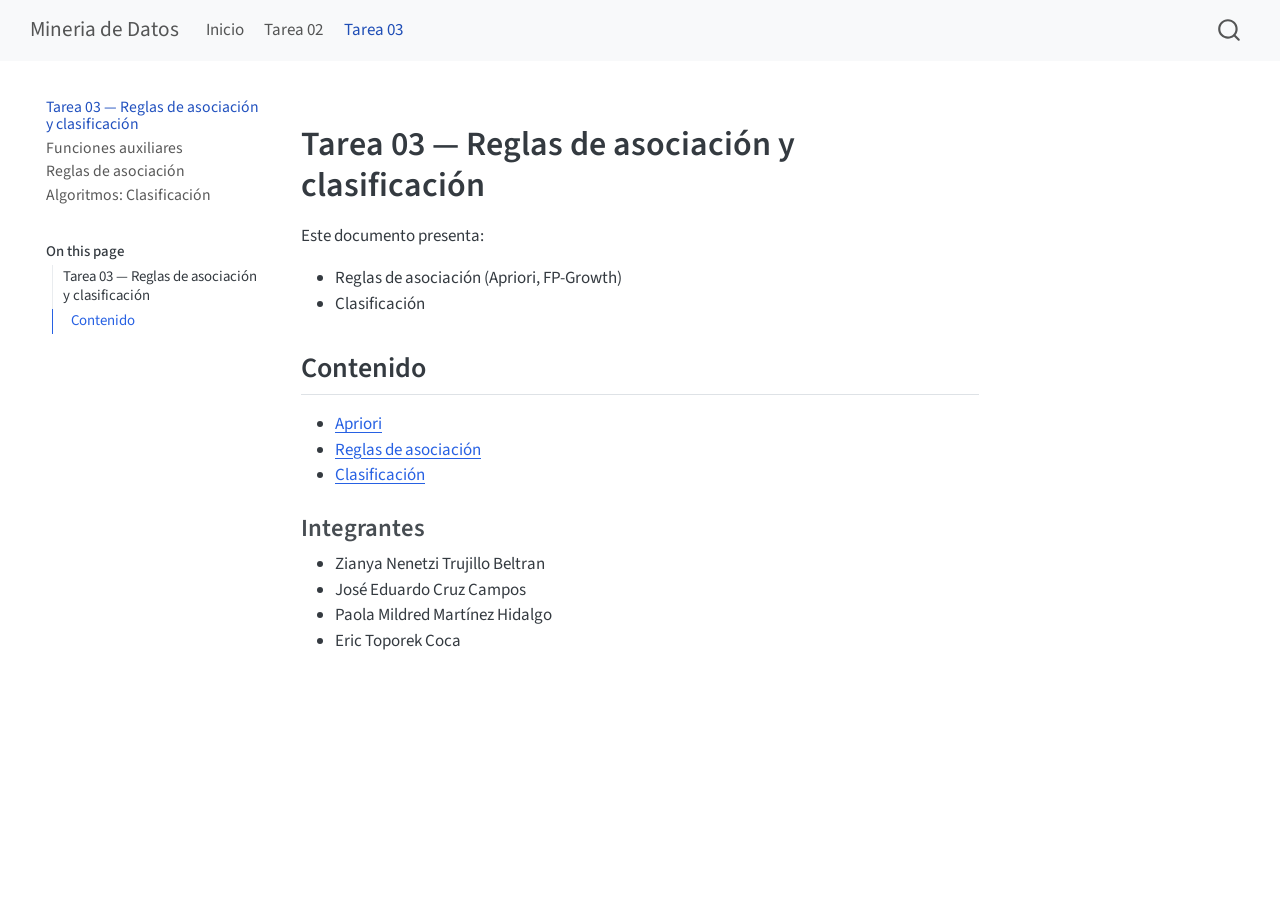
<file: Tarea03.html>
<!DOCTYPE html>
<html xmlns="http://www.w3.org/1999/xhtml" lang="en" xml:lang="en"><head>

<meta charset="utf-8">
<meta name="generator" content="quarto-1.9.35">

<meta name="viewport" content="width=device-width, initial-scale=1.0, user-scalable=yes">


<title>tarea03 – Mineria de Datos</title>
<style>
/* Default styles provided by pandoc.
** See https://pandoc.org/MANUAL.html#variables-for-html for config info.
*/
code{white-space: pre-wrap;}
span.smallcaps{font-variant: small-caps;}
div.columns{display: flex; gap: min(4vw, 1.5em);}
div.column{flex: auto; overflow-x: auto;}
div.hanging-indent{margin-left: 1.5em; text-indent: -1.5em;}
ul.task-list{list-style: none;}
ul.task-list li input[type="checkbox"] {
  width: 0.8em;
  margin: 0 0.8em 0.2em -1em; /* quarto-specific, see https://github.com/quarto-dev/quarto-cli/issues/4556 */ 
  vertical-align: middle;
}
</style>


<script src="site_libs/quarto-nav/quarto-nav.js"></script>
<script src="site_libs/quarto-nav/headroom.min.js"></script>
<script src="site_libs/clipboard/clipboard.min.js"></script>
<script src="site_libs/quarto-search/autocomplete.umd.js"></script>
<script src="site_libs/quarto-search/fuse.min.js"></script>
<script src="site_libs/quarto-search/quarto-search.js"></script>
<meta name="quarto:offset" content="./">
<script src="site_libs/quarto-html/quarto.js" type="module"></script>
<script src="site_libs/quarto-html/tabsets/tabsets.js" type="module"></script>
<script src="site_libs/quarto-html/popper.min.js"></script>
<script src="site_libs/quarto-html/tippy.umd.min.js"></script>
<script src="site_libs/quarto-html/anchor.min.js"></script>
<link href="site_libs/quarto-html/tippy.css" rel="stylesheet">
<link href="site_libs/quarto-html/quarto-syntax-highlighting-46f66b053e56abd73bb6e954d61a315b.css" rel="stylesheet" id="quarto-text-highlighting-styles">
<script src="site_libs/bootstrap/bootstrap.min.js"></script>
<link href="site_libs/bootstrap/bootstrap-icons.css" rel="stylesheet">
<link href="site_libs/bootstrap/bootstrap-9346f0f317ce86ad72de196d5d03cf6b.min.css" rel="stylesheet" append-hash="true" id="quarto-bootstrap" data-mode="light">
<script id="quarto-search-options" type="application/json">{
  "location": "navbar",
  "copy-button": false,
  "collapse-after": 3,
  "panel-placement": "end",
  "type": "overlay",
  "limit": 50,
  "keyboard-shortcut": [
    "f",
    "/",
    "s"
  ],
  "show-item-context": false,
  "language": {
    "search-no-results-text": "No results",
    "search-matching-documents-text": "matching documents",
    "search-copy-link-title": "Copy link to search",
    "search-hide-matches-text": "Hide additional matches",
    "search-more-match-text": "more match in this document",
    "search-more-matches-text": "more matches in this document",
    "search-clear-button-title": "Clear",
    "search-text-placeholder": "",
    "search-detached-cancel-button-title": "Cancel",
    "search-submit-button-title": "Submit",
    "search-label": "Search"
  }
}</script>


</head>

<body class="nav-sidebar floating nav-fixed quarto-light">

<div id="quarto-search-results"></div>
  <header id="quarto-header" class="headroom fixed-top">
    <nav class="navbar navbar-expand-lg " data-bs-theme="dark">
      <div class="navbar-container container-fluid">
      <div class="navbar-brand-container mx-auto">
    <a class="navbar-brand" href="./index.html">
    <span class="navbar-title">Mineria de Datos</span>
    </a>
  </div>
            <div id="quarto-search" class="" title="Search"></div>
          <button class="navbar-toggler" type="button" data-bs-toggle="collapse" data-bs-target="#navbarCollapse" aria-controls="navbarCollapse" role="menu" aria-expanded="false" aria-label="Toggle navigation" onclick="if (window.quartoToggleHeadroom) { window.quartoToggleHeadroom(); }">
  <span class="navbar-toggler-icon"></span>
</button>
          <div class="collapse navbar-collapse" id="navbarCollapse">
            <ul class="navbar-nav navbar-nav-scroll me-auto">
  <li class="nav-item">
    <a class="nav-link" href="./index.html"> 
<span class="menu-text">Inicio</span></a>
  </li>  
  <li class="nav-item">
    <a class="nav-link" href="./Tarea02.html"> 
<span class="menu-text">Tarea 02</span></a>
  </li>  
  <li class="nav-item">
    <a class="nav-link active" href="./Tarea03.html" aria-current="page"> 
<span class="menu-text">Tarea 03</span></a>
  </li>  
</ul>
          </div> <!-- /navcollapse -->
            <div class="quarto-navbar-tools">
</div>
      </div> <!-- /container-fluid -->
    </nav>
  <nav class="quarto-secondary-nav">
    <div class="container-fluid d-flex">
      <button type="button" class="quarto-btn-toggle btn" data-bs-toggle="collapse" role="button" data-bs-target=".quarto-sidebar-collapse-item" aria-controls="quarto-sidebar" aria-expanded="false" aria-label="Toggle sidebar navigation" onclick="if (window.quartoToggleHeadroom) { window.quartoToggleHeadroom(); }">
        <i class="bi bi-layout-text-sidebar-reverse"></i>
      </button>
        <nav class="quarto-page-breadcrumbs" aria-label="breadcrumb"><ol class="breadcrumb"><li class="breadcrumb-item"><a href="./Tarea03.html">Tarea 03 — Reglas de asociación y clasificación</a></li></ol></nav>
        <a class="flex-grow-1" role="navigation" data-bs-toggle="collapse" data-bs-target=".quarto-sidebar-collapse-item" aria-controls="quarto-sidebar" aria-expanded="false" aria-label="Toggle sidebar navigation" onclick="if (window.quartoToggleHeadroom) { window.quartoToggleHeadroom(); }">      
        </a>
    </div>
  </nav>
</header>
<!-- content -->
<div id="quarto-content" class="quarto-container page-columns page-rows-contents page-layout-article page-navbar">
<!-- sidebar -->
  <nav id="quarto-sidebar" class="sidebar collapse collapse-horizontal quarto-sidebar-collapse-item sidebar-navigation floating overflow-auto">
    <div class="sidebar-menu-container"> 
    <ul class="list-unstyled mt-1">
        <li class="sidebar-item">
  <div class="sidebar-item-container"> 
  <a href="./Tarea03.html" class="sidebar-item-text sidebar-link active">
 <span class="menu-text">Tarea 03 — Reglas de asociación y clasificación</span></a>
  </div>
</li>
        <li class="sidebar-item">
  <div class="sidebar-item-container"> 
  <a href="./Tarea03/01-apriori.html" class="sidebar-item-text sidebar-link">
 <span class="menu-text">Funciones auxiliares</span></a>
  </div>
</li>
        <li class="sidebar-item">
  <div class="sidebar-item-container"> 
  <a href="./Tarea03/02-reglas-asociacion.html" class="sidebar-item-text sidebar-link">
 <span class="menu-text">Reglas de asociación</span></a>
  </div>
</li>
        <li class="sidebar-item">
  <div class="sidebar-item-container"> 
  <a href="./Tarea03/03-clasificacion.html" class="sidebar-item-text sidebar-link">
 <span class="menu-text">Algoritmos: Clasificación</span></a>
  </div>
</li>
    </ul>
    </div>
    <nav id="TOC" role="doc-toc" class="toc-active">
    <h2 id="toc-title">On this page</h2>
   
  <ul class="collapse">
  <li><a href="#tarea-03-reglas-de-asociación-y-clasificación" id="toc-tarea-03-reglas-de-asociación-y-clasificación" class="nav-link active" data-scroll-target="#tarea-03-reglas-de-asociación-y-clasificación">Tarea 03 — Reglas de asociación y clasificación</a>
  <ul class="collapse">
  <li><a href="#contenido" id="toc-contenido" class="nav-link" data-scroll-target="#contenido">Contenido</a></li>
  </ul></li>
  </ul>
</nav>
</nav>
<div id="quarto-sidebar-glass" class="quarto-sidebar-collapse-item" data-bs-toggle="collapse" data-bs-target=".quarto-sidebar-collapse-item"></div>
<!-- margin-sidebar -->
    <div id="quarto-margin-sidebar" class="sidebar margin-sidebar zindex-bottom">
    </div>
<!-- main -->
<main class="content" id="quarto-document-content"><header id="title-block-header" class="quarto-title-block"></header>




<section id="tarea-03-reglas-de-asociación-y-clasificación" class="level1">
<h1>Tarea 03 — Reglas de asociación y clasificación</h1>
<p>Este documento presenta:</p>
<ul>
<li>Reglas de asociación (Apriori, FP-Growth)</li>
<li>Clasificación</li>
</ul>
<section id="contenido" class="level2">
<h2 class="anchored" data-anchor-id="contenido">Contenido</h2>
<ul>
<li><a href="./Tarea03/01-apriori.html">Apriori</a></li>
<li><a href="./Tarea03/02-reglas-asociacion.html">Reglas de asociación</a></li>
<li><a href="./Tarea03/03-clasificacion.html">Clasificación</a></li>
</ul>
<section id="integrantes" class="level3">
<h3 class="anchored" data-anchor-id="integrantes">Integrantes</h3>
<ul>
<li>Zianya Nenetzi Trujillo Beltran</li>
<li>José Eduardo Cruz Campos</li>
<li>Paola Mildred Martínez Hidalgo</li>
<li>Eric Toporek Coca</li>
</ul>


</section>
</section>
</section>

</main> <!-- /main -->
<script id="quarto-html-after-body" type="application/javascript">
  window.document.addEventListener("DOMContentLoaded", function (event) {
    const icon = "";
    const anchorJS = new window.AnchorJS();
    anchorJS.options = {
      placement: 'right',
      icon: icon
    };
    anchorJS.add('.anchored');
    const isCodeAnnotation = (el) => {
      for (const clz of el.classList) {
        if (clz.startsWith('code-annotation-')) {                     
          return true;
        }
      }
      return false;
    }
    const onCopySuccess = function(e) {
      // button target
      const button = e.trigger;
      // don't keep focus
      button.blur();
      // flash "checked"
      button.classList.add('code-copy-button-checked');
      var currentTitle = button.getAttribute("title");
      button.setAttribute("title", "Copied!");
      let tooltip;
      if (window.bootstrap) {
        button.setAttribute("data-bs-toggle", "tooltip");
        button.setAttribute("data-bs-placement", "left");
        button.setAttribute("data-bs-title", "Copied!");
        tooltip = new bootstrap.Tooltip(button, 
          { trigger: "manual", 
            customClass: "code-copy-button-tooltip",
            offset: [0, -8]});
        tooltip.show();    
      }
      setTimeout(function() {
        if (tooltip) {
          tooltip.hide();
          button.removeAttribute("data-bs-title");
          button.removeAttribute("data-bs-toggle");
          button.removeAttribute("data-bs-placement");
        }
        button.setAttribute("title", currentTitle);
        button.classList.remove('code-copy-button-checked');
      }, 1000);
      // clear code selection
      e.clearSelection();
    }
    const getTextToCopy = function(trigger) {
      const outerScaffold = trigger.parentElement.cloneNode(true);
      const codeEl = outerScaffold.querySelector('code');
      for (const childEl of codeEl.children) {
        if (isCodeAnnotation(childEl)) {
          childEl.remove();
        }
      }
      return codeEl.innerText;
    }
    const clipboard = new window.ClipboardJS('.code-copy-button:not([data-in-quarto-modal])', {
      text: getTextToCopy
    });
    clipboard.on('success', onCopySuccess);
    if (window.document.getElementById('quarto-embedded-source-code-modal')) {
      const clipboardModal = new window.ClipboardJS('.code-copy-button[data-in-quarto-modal]', {
        text: getTextToCopy,
        container: window.document.getElementById('quarto-embedded-source-code-modal')
      });
      clipboardModal.on('success', onCopySuccess);
    }
      var localhostRegex = new RegExp(/^(?:http|https):\/\/localhost\:?[0-9]*\//);
      var mailtoRegex = new RegExp(/^mailto:/);
        var filterRegex = new RegExp('/' + window.location.host + '/');
      var isInternal = (href) => {
          return filterRegex.test(href) || localhostRegex.test(href) || mailtoRegex.test(href);
      }
      // Inspect non-navigation links and adorn them if external
     var links = window.document.querySelectorAll('a[href]:not(.nav-link):not(.navbar-brand):not(.toc-action):not(.sidebar-link):not(.sidebar-item-toggle):not(.pagination-link):not(.no-external):not([aria-hidden]):not(.dropdown-item):not(.quarto-navigation-tool):not(.about-link)');
      for (var i=0; i<links.length; i++) {
        const link = links[i];
        if (!isInternal(link.href)) {
          // undo the damage that might have been done by quarto-nav.js in the case of
          // links that we want to consider external
          if (link.dataset.originalHref !== undefined) {
            link.href = link.dataset.originalHref;
          }
        }
      }
    function tippyHover(el, contentFn, onTriggerFn, onUntriggerFn) {
      const config = {
        allowHTML: true,
        maxWidth: 500,
        delay: 100,
        arrow: false,
        appendTo: function(el) {
            return el.parentElement;
        },
        interactive: true,
        interactiveBorder: 10,
        theme: 'quarto',
        placement: 'bottom-start',
      };
      if (contentFn) {
        config.content = contentFn;
      }
      if (onTriggerFn) {
        config.onTrigger = onTriggerFn;
      }
      if (onUntriggerFn) {
        config.onUntrigger = onUntriggerFn;
      }
      window.tippy(el, config); 
    }
    const noterefs = window.document.querySelectorAll('a[role="doc-noteref"]');
    for (var i=0; i<noterefs.length; i++) {
      const ref = noterefs[i];
      tippyHover(ref, function() {
        // use id or data attribute instead here
        let href = ref.getAttribute('data-footnote-href') || ref.getAttribute('href');
        try { href = new URL(href).hash; } catch {}
        const id = href.replace(/^#\/?/, "");
        const note = window.document.getElementById(id);
        if (note) {
          return note.innerHTML;
        } else {
          return "";
        }
      });
    }
    const xrefs = window.document.querySelectorAll('a.quarto-xref');
    const processXRef = (id, note) => {
      // Strip column container classes
      const stripColumnClz = (el) => {
        el.classList.remove("page-full", "page-columns");
        if (el.children) {
          for (const child of el.children) {
            stripColumnClz(child);
          }
        }
      }
      stripColumnClz(note)
      if (id === null || id.startsWith('sec-')) {
        // Special case sections, only their first couple elements
        const container = document.createElement("div");
        if (note.children && note.children.length > 2) {
          container.appendChild(note.children[0].cloneNode(true));
          for (let i = 1; i < note.children.length; i++) {
            const child = note.children[i];
            if (child.tagName === "P" && child.innerText === "") {
              continue;
            } else {
              container.appendChild(child.cloneNode(true));
              break;
            }
          }
          if (window.Quarto?.typesetMath) {
            window.Quarto.typesetMath(container);
          }
          return container.innerHTML
        } else {
          if (window.Quarto?.typesetMath) {
            window.Quarto.typesetMath(note);
          }
          return note.innerHTML;
        }
      } else {
        // Remove any anchor links if they are present
        const anchorLink = note.querySelector('a.anchorjs-link');
        if (anchorLink) {
          anchorLink.remove();
        }
        if (window.Quarto?.typesetMath) {
          window.Quarto.typesetMath(note);
        }
        if (note.classList.contains("callout")) {
          return note.outerHTML;
        } else {
          return note.innerHTML;
        }
      }
    }
    for (var i=0; i<xrefs.length; i++) {
      const xref = xrefs[i];
      tippyHover(xref, undefined, function(instance) {
        instance.disable();
        let url = xref.getAttribute('href');
        let hash = undefined; 
        if (url.startsWith('#')) {
          hash = url;
        } else {
          try { hash = new URL(url).hash; } catch {}
        }
        if (hash) {
          const id = hash.replace(/^#\/?/, "");
          const note = window.document.getElementById(id);
          if (note !== null) {
            try {
              const html = processXRef(id, note.cloneNode(true));
              instance.setContent(html);
            } finally {
              instance.enable();
              instance.show();
            }
          } else {
            // See if we can fetch this
            fetch(url.split('#')[0])
            .then(res => res.text())
            .then(html => {
              const parser = new DOMParser();
              const htmlDoc = parser.parseFromString(html, "text/html");
              const note = htmlDoc.getElementById(id);
              if (note !== null) {
                const html = processXRef(id, note);
                instance.setContent(html);
              } 
            }).finally(() => {
              instance.enable();
              instance.show();
            });
          }
        } else {
          // See if we can fetch a full url (with no hash to target)
          // This is a special case and we should probably do some content thinning / targeting
          fetch(url)
          .then(res => res.text())
          .then(html => {
            const parser = new DOMParser();
            const htmlDoc = parser.parseFromString(html, "text/html");
            const note = htmlDoc.querySelector('main.content');
            if (note !== null) {
              // This should only happen for chapter cross references
              // (since there is no id in the URL)
              // remove the first header
              if (note.children.length > 0 && note.children[0].tagName === "HEADER") {
                note.children[0].remove();
              }
              const html = processXRef(null, note);
              instance.setContent(html);
            } 
          }).finally(() => {
            instance.enable();
            instance.show();
          });
        }
      }, function(instance) {
      });
    }
        let selectedAnnoteEl;
        const selectorForAnnotation = ( cell, annotation) => {
          let cellAttr = 'data-code-cell="' + cell + '"';
          let lineAttr = 'data-code-annotation="' +  annotation + '"';
          const selector = 'span[' + cellAttr + '][' + lineAttr + ']';
          return selector;
        }
        const selectCodeLines = (annoteEl) => {
          const doc = window.document;
          const targetCell = annoteEl.getAttribute("data-target-cell");
          const targetAnnotation = annoteEl.getAttribute("data-target-annotation");
          const annoteSpan = window.document.querySelector(selectorForAnnotation(targetCell, targetAnnotation));
          const lines = annoteSpan.getAttribute("data-code-lines").split(",");
          const lineIds = lines.map((line) => {
            return targetCell + "-" + line;
          })
          let top = null;
          let height = null;
          let parent = null;
          if (lineIds.length > 0) {
              //compute the position of the single el (top and bottom and make a div)
              const el = window.document.getElementById(lineIds[0]);
              top = el.offsetTop;
              height = el.offsetHeight;
              parent = el.parentElement.parentElement;
            if (lineIds.length > 1) {
              const lastEl = window.document.getElementById(lineIds[lineIds.length - 1]);
              const bottom = lastEl.offsetTop + lastEl.offsetHeight;
              height = bottom - top;
            }
            if (top !== null && height !== null && parent !== null) {
              // cook up a div (if necessary) and position it 
              let div = window.document.getElementById("code-annotation-line-highlight");
              if (div === null) {
                div = window.document.createElement("div");
                div.setAttribute("id", "code-annotation-line-highlight");
                div.style.position = 'absolute';
                parent.appendChild(div);
              }
              div.style.top = top - 2 + "px";
              div.style.height = height + 4 + "px";
              div.style.left = 0;
              let gutterDiv = window.document.getElementById("code-annotation-line-highlight-gutter");
              if (gutterDiv === null) {
                gutterDiv = window.document.createElement("div");
                gutterDiv.setAttribute("id", "code-annotation-line-highlight-gutter");
                gutterDiv.style.position = 'absolute';
                const codeCell = window.document.getElementById(targetCell);
                const gutter = codeCell.querySelector('.code-annotation-gutter');
                gutter.appendChild(gutterDiv);
              }
              gutterDiv.style.top = top - 2 + "px";
              gutterDiv.style.height = height + 4 + "px";
            }
            selectedAnnoteEl = annoteEl;
          }
        };
        const unselectCodeLines = () => {
          const elementsIds = ["code-annotation-line-highlight", "code-annotation-line-highlight-gutter"];
          elementsIds.forEach((elId) => {
            const div = window.document.getElementById(elId);
            if (div) {
              div.remove();
            }
          });
          selectedAnnoteEl = undefined;
        };
          // Handle positioning of the toggle
      window.addEventListener(
        "resize",
        throttle(() => {
          elRect = undefined;
          if (selectedAnnoteEl) {
            selectCodeLines(selectedAnnoteEl);
          }
        }, 10)
      );
      function throttle(fn, ms) {
      let throttle = false;
      let timer;
        return (...args) => {
          if(!throttle) { // first call gets through
              fn.apply(this, args);
              throttle = true;
          } else { // all the others get throttled
              if(timer) clearTimeout(timer); // cancel #2
              timer = setTimeout(() => {
                fn.apply(this, args);
                timer = throttle = false;
              }, ms);
          }
        };
      }
        // Attach click handler to the DT
        const annoteDls = window.document.querySelectorAll('dt[data-target-cell]');
        for (const annoteDlNode of annoteDls) {
          annoteDlNode.addEventListener('click', (event) => {
            const clickedEl = event.target;
            if (clickedEl !== selectedAnnoteEl) {
              unselectCodeLines();
              const activeEl = window.document.querySelector('dt[data-target-cell].code-annotation-active');
              if (activeEl) {
                activeEl.classList.remove('code-annotation-active');
              }
              selectCodeLines(clickedEl);
              clickedEl.classList.add('code-annotation-active');
            } else {
              // Unselect the line
              unselectCodeLines();
              clickedEl.classList.remove('code-annotation-active');
            }
          });
        }
    const findCites = (el) => {
      const parentEl = el.parentElement;
      if (parentEl) {
        const cites = parentEl.dataset.cites;
        if (cites) {
          return {
            el,
            cites: cites.split(' ')
          };
        } else {
          return findCites(el.parentElement)
        }
      } else {
        return undefined;
      }
    };
    var bibliorefs = window.document.querySelectorAll('a[role="doc-biblioref"]');
    for (var i=0; i<bibliorefs.length; i++) {
      const ref = bibliorefs[i];
      const citeInfo = findCites(ref);
      if (citeInfo) {
        tippyHover(citeInfo.el, function() {
          var popup = window.document.createElement('div');
          citeInfo.cites.forEach(function(cite) {
            var citeDiv = window.document.createElement('div');
            citeDiv.classList.add('hanging-indent');
            citeDiv.classList.add('csl-entry');
            var biblioDiv = window.document.getElementById('ref-' + cite);
            if (biblioDiv) {
              citeDiv.innerHTML = biblioDiv.innerHTML;
            }
            popup.appendChild(citeDiv);
          });
          return popup.innerHTML;
        });
      }
    }
  });
  </script>
</div> <!-- /content -->




</body></html>
</file>
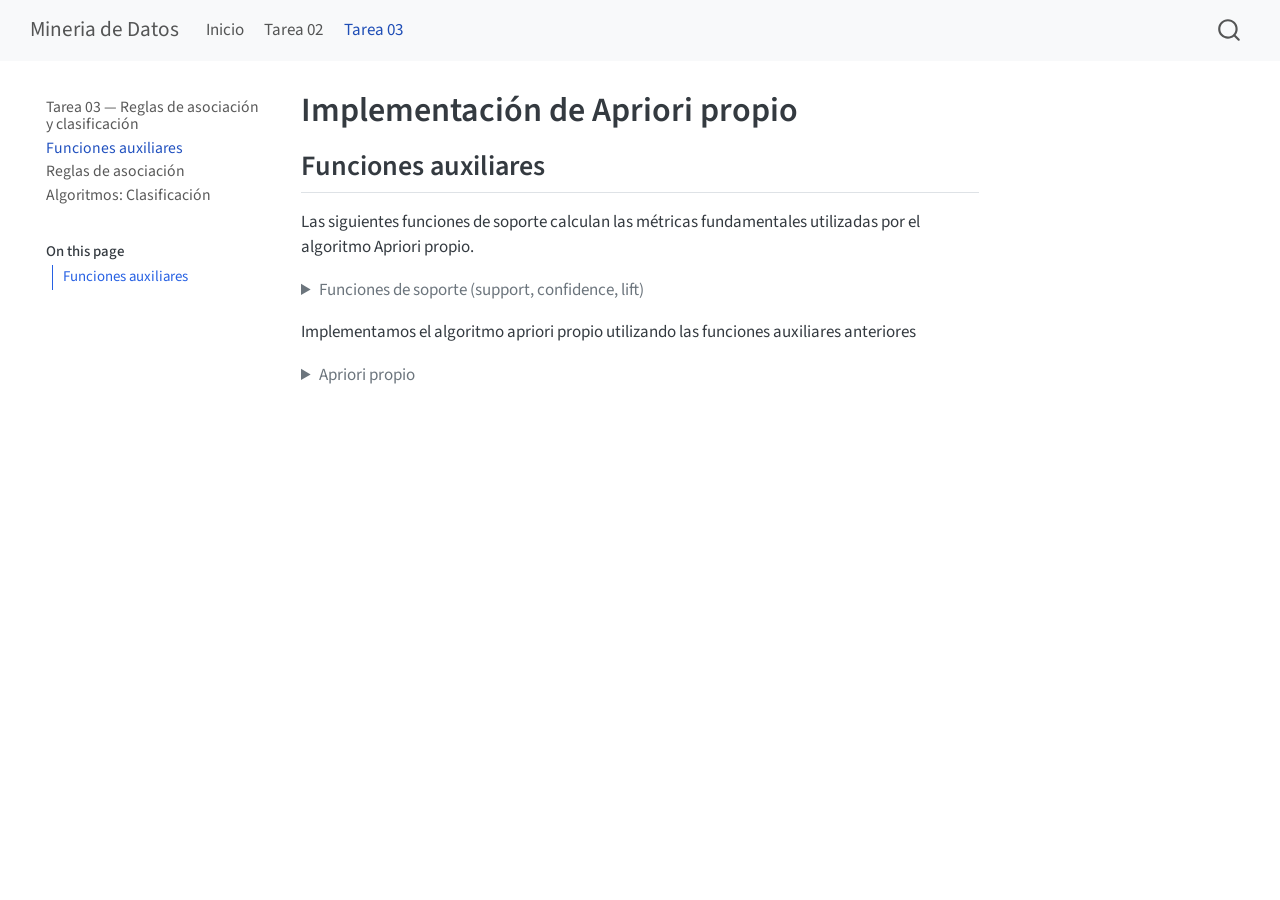
<file: Tarea03/01-apriori.html>
<!DOCTYPE html>
<html xmlns="http://www.w3.org/1999/xhtml" lang="en" xml:lang="en"><head>

<meta charset="utf-8">
<meta name="generator" content="quarto-1.9.35">

<meta name="viewport" content="width=device-width, initial-scale=1.0, user-scalable=yes">


<title>apriori – Mineria de Datos</title>
<style>
/* Default styles provided by pandoc.
** See https://pandoc.org/MANUAL.html#variables-for-html for config info.
*/
code{white-space: pre-wrap;}
span.smallcaps{font-variant: small-caps;}
div.columns{display: flex; gap: min(4vw, 1.5em);}
div.column{flex: auto; overflow-x: auto;}
div.hanging-indent{margin-left: 1.5em; text-indent: -1.5em;}
ul.task-list{list-style: none;}
ul.task-list li input[type="checkbox"] {
  width: 0.8em;
  margin: 0 0.8em 0.2em -1em; /* quarto-specific, see https://github.com/quarto-dev/quarto-cli/issues/4556 */ 
  vertical-align: middle;
}
/* CSS for syntax highlighting */
html { -webkit-text-size-adjust: 100%; }
pre > code.sourceCode { white-space: pre; position: relative; }
pre > code.sourceCode > span { display: inline-block; line-height: 1.25; }
pre > code.sourceCode > span:empty { height: 1.2em; }
.sourceCode { overflow: visible; }
code.sourceCode > span { color: inherit; text-decoration: inherit; }
div.sourceCode { margin: 1em 0; }
pre.sourceCode { margin: 0; }
@media screen {
div.sourceCode { overflow: auto; }
}
@media print {
pre > code.sourceCode { white-space: pre-wrap; }
pre > code.sourceCode > span { text-indent: -5em; padding-left: 5em; }
}
pre.numberSource code
  { counter-reset: source-line 0; }
pre.numberSource code > span
  { position: relative; left: -4em; counter-increment: source-line; }
pre.numberSource code > span > a:first-child::before
  { content: counter(source-line);
    position: relative; left: -1em; text-align: right; vertical-align: baseline;
    border: none; display: inline-block;
    -webkit-touch-callout: none; -webkit-user-select: none;
    -khtml-user-select: none; -moz-user-select: none;
    -ms-user-select: none; user-select: none;
    padding: 0 4px; width: 4em;
  }
pre.numberSource { margin-left: 3em;  padding-left: 4px; }
div.sourceCode
  {   }
@media screen {
pre > code.sourceCode > span > a:first-child::before { text-decoration: underline; }
}
</style>


<script src="../site_libs/quarto-nav/quarto-nav.js"></script>
<script src="../site_libs/quarto-nav/headroom.min.js"></script>
<script src="../site_libs/clipboard/clipboard.min.js"></script>
<script src="../site_libs/quarto-search/autocomplete.umd.js"></script>
<script src="../site_libs/quarto-search/fuse.min.js"></script>
<script src="../site_libs/quarto-search/quarto-search.js"></script>
<meta name="quarto:offset" content="../">
<script src="../site_libs/quarto-html/quarto.js" type="module"></script>
<script src="../site_libs/quarto-html/tabsets/tabsets.js" type="module"></script>
<script src="../site_libs/quarto-html/popper.min.js"></script>
<script src="../site_libs/quarto-html/tippy.umd.min.js"></script>
<script src="../site_libs/quarto-html/anchor.min.js"></script>
<link href="../site_libs/quarto-html/tippy.css" rel="stylesheet">
<link href="../site_libs/quarto-html/quarto-syntax-highlighting-46f66b053e56abd73bb6e954d61a315b.css" rel="stylesheet" id="quarto-text-highlighting-styles">
<script src="../site_libs/bootstrap/bootstrap.min.js"></script>
<link href="../site_libs/bootstrap/bootstrap-icons.css" rel="stylesheet">
<link href="../site_libs/bootstrap/bootstrap-9346f0f317ce86ad72de196d5d03cf6b.min.css" rel="stylesheet" append-hash="true" id="quarto-bootstrap" data-mode="light">
<script id="quarto-search-options" type="application/json">{
  "location": "navbar",
  "copy-button": false,
  "collapse-after": 3,
  "panel-placement": "end",
  "type": "overlay",
  "limit": 50,
  "keyboard-shortcut": [
    "f",
    "/",
    "s"
  ],
  "show-item-context": false,
  "language": {
    "search-no-results-text": "No results",
    "search-matching-documents-text": "matching documents",
    "search-copy-link-title": "Copy link to search",
    "search-hide-matches-text": "Hide additional matches",
    "search-more-match-text": "more match in this document",
    "search-more-matches-text": "more matches in this document",
    "search-clear-button-title": "Clear",
    "search-text-placeholder": "",
    "search-detached-cancel-button-title": "Cancel",
    "search-submit-button-title": "Submit",
    "search-label": "Search"
  }
}</script>


</head>

<body class="nav-sidebar floating nav-fixed quarto-light">

<div id="quarto-search-results"></div>
  <header id="quarto-header" class="headroom fixed-top">
    <nav class="navbar navbar-expand-lg " data-bs-theme="dark">
      <div class="navbar-container container-fluid">
      <div class="navbar-brand-container mx-auto">
    <a class="navbar-brand" href="../index.html">
    <span class="navbar-title">Mineria de Datos</span>
    </a>
  </div>
            <div id="quarto-search" class="" title="Search"></div>
          <button class="navbar-toggler" type="button" data-bs-toggle="collapse" data-bs-target="#navbarCollapse" aria-controls="navbarCollapse" role="menu" aria-expanded="false" aria-label="Toggle navigation" onclick="if (window.quartoToggleHeadroom) { window.quartoToggleHeadroom(); }">
  <span class="navbar-toggler-icon"></span>
</button>
          <div class="collapse navbar-collapse" id="navbarCollapse">
            <ul class="navbar-nav navbar-nav-scroll me-auto">
  <li class="nav-item">
    <a class="nav-link" href="../index.html"> 
<span class="menu-text">Inicio</span></a>
  </li>  
  <li class="nav-item">
    <a class="nav-link" href="../Tarea02.html"> 
<span class="menu-text">Tarea 02</span></a>
  </li>  
  <li class="nav-item">
    <a class="nav-link active" href="../Tarea03.html" aria-current="page"> 
<span class="menu-text">Tarea 03</span></a>
  </li>  
</ul>
          </div> <!-- /navcollapse -->
            <div class="quarto-navbar-tools">
</div>
      </div> <!-- /container-fluid -->
    </nav>
  <nav class="quarto-secondary-nav">
    <div class="container-fluid d-flex">
      <button type="button" class="quarto-btn-toggle btn" data-bs-toggle="collapse" role="button" data-bs-target=".quarto-sidebar-collapse-item" aria-controls="quarto-sidebar" aria-expanded="false" aria-label="Toggle sidebar navigation" onclick="if (window.quartoToggleHeadroom) { window.quartoToggleHeadroom(); }">
        <i class="bi bi-layout-text-sidebar-reverse"></i>
      </button>
        <nav class="quarto-page-breadcrumbs" aria-label="breadcrumb"><ol class="breadcrumb"><li class="breadcrumb-item"><a href="../Tarea03/01-apriori.html">Funciones auxiliares</a></li></ol></nav>
        <a class="flex-grow-1" role="navigation" data-bs-toggle="collapse" data-bs-target=".quarto-sidebar-collapse-item" aria-controls="quarto-sidebar" aria-expanded="false" aria-label="Toggle sidebar navigation" onclick="if (window.quartoToggleHeadroom) { window.quartoToggleHeadroom(); }">      
        </a>
    </div>
  </nav>
</header>
<!-- content -->
<div id="quarto-content" class="quarto-container page-columns page-rows-contents page-layout-article page-navbar">
<!-- sidebar -->
  <nav id="quarto-sidebar" class="sidebar collapse collapse-horizontal quarto-sidebar-collapse-item sidebar-navigation floating overflow-auto">
    <div class="sidebar-menu-container"> 
    <ul class="list-unstyled mt-1">
        <li class="sidebar-item">
  <div class="sidebar-item-container"> 
  <a href="../Tarea03.html" class="sidebar-item-text sidebar-link">
 <span class="menu-text">Tarea 03 — Reglas de asociación y clasificación</span></a>
  </div>
</li>
        <li class="sidebar-item">
  <div class="sidebar-item-container"> 
  <a href="../Tarea03/01-apriori.html" class="sidebar-item-text sidebar-link active">
 <span class="menu-text">Funciones auxiliares</span></a>
  </div>
</li>
        <li class="sidebar-item">
  <div class="sidebar-item-container"> 
  <a href="../Tarea03/02-reglas-asociacion.html" class="sidebar-item-text sidebar-link">
 <span class="menu-text">Reglas de asociación</span></a>
  </div>
</li>
        <li class="sidebar-item">
  <div class="sidebar-item-container"> 
  <a href="../Tarea03/03-clasificacion.html" class="sidebar-item-text sidebar-link">
 <span class="menu-text">Algoritmos: Clasificación</span></a>
  </div>
</li>
    </ul>
    </div>
    <nav id="TOC" role="doc-toc" class="toc-active">
    <h2 id="toc-title">On this page</h2>
   
  <ul class="collapse">
  <li><a href="#funciones-auxiliares" id="toc-funciones-auxiliares" class="nav-link active" data-scroll-target="#funciones-auxiliares">Funciones auxiliares</a></li>
  </ul>
</nav>
</nav>
<div id="quarto-sidebar-glass" class="quarto-sidebar-collapse-item" data-bs-toggle="collapse" data-bs-target=".quarto-sidebar-collapse-item"></div>
<!-- margin-sidebar -->
    <div id="quarto-margin-sidebar" class="sidebar margin-sidebar zindex-bottom">
    </div>
<!-- main -->
<main class="content" id="quarto-document-content">

<header id="title-block-header" class="quarto-title-block default">
<div class="quarto-title">
<h1 class="title">Implementación de Apriori propio</h1>
</div>



<div class="quarto-title-meta">

    
  
    
  </div>
  


</header>


<section id="funciones-auxiliares" class="level2">
<h2 class="anchored" data-anchor-id="funciones-auxiliares">Funciones auxiliares</h2>
<p>Las siguientes funciones de soporte calculan las métricas fundamentales utilizadas por el algoritmo Apriori propio.</p>
<div id="funciones-auxiliares" class="cell" data-execution_count="1">
<details class="code-fold">
<summary>Funciones de soporte (support, confidence, lift)</summary>
<div class="code-copy-outer-scaffold"><div class="sourceCode cell-code" id="cb1"><pre class="sourceCode python code-with-copy"><code class="sourceCode python"><span id="cb1-1"><a href="#cb1-1" aria-hidden="true" tabindex="-1"></a><span class="im">from</span> itertools <span class="im">import</span> combinations</span>
<span id="cb1-2"><a href="#cb1-2" aria-hidden="true" tabindex="-1"></a></span>
<span id="cb1-3"><a href="#cb1-3" aria-hidden="true" tabindex="-1"></a><span class="kw">def</span> get_support(itemset, transactions, n):</span>
<span id="cb1-4"><a href="#cb1-4" aria-hidden="true" tabindex="-1"></a>    <span class="co"># Soporte = proporción de transacciones que contienen el itemset</span></span>
<span id="cb1-5"><a href="#cb1-5" aria-hidden="true" tabindex="-1"></a>    count <span class="op">=</span> <span class="bu">sum</span>(<span class="dv">1</span> <span class="cf">for</span> t <span class="kw">in</span> transactions <span class="cf">if</span> itemset.issubset(t))</span>
<span id="cb1-6"><a href="#cb1-6" aria-hidden="true" tabindex="-1"></a>    <span class="cf">return</span> count <span class="op">/</span> n</span>
<span id="cb1-7"><a href="#cb1-7" aria-hidden="true" tabindex="-1"></a></span>
<span id="cb1-8"><a href="#cb1-8" aria-hidden="true" tabindex="-1"></a><span class="kw">def</span> get_confidence(sup_itemset, sup_ant):</span>
<span id="cb1-9"><a href="#cb1-9" aria-hidden="true" tabindex="-1"></a>    <span class="co"># Confianza = soporte del conjunto completo / soporte del antecedente</span></span>
<span id="cb1-10"><a href="#cb1-10" aria-hidden="true" tabindex="-1"></a>    <span class="cf">return</span> sup_itemset <span class="op">/</span> sup_ant <span class="cf">if</span> sup_ant <span class="op">&gt;</span> <span class="dv">0</span> <span class="cf">else</span> <span class="dv">0</span></span>
<span id="cb1-11"><a href="#cb1-11" aria-hidden="true" tabindex="-1"></a></span>
<span id="cb1-12"><a href="#cb1-12" aria-hidden="true" tabindex="-1"></a><span class="kw">def</span> get_lift(confidence, sup_cons):</span>
<span id="cb1-13"><a href="#cb1-13" aria-hidden="true" tabindex="-1"></a>    <span class="co"># Lift = qué tanto mejora la regla respecto a la casualidad</span></span>
<span id="cb1-14"><a href="#cb1-14" aria-hidden="true" tabindex="-1"></a>    <span class="cf">return</span> confidence <span class="op">/</span> sup_cons <span class="cf">if</span> sup_cons <span class="op">&gt;</span> <span class="dv">0</span> <span class="cf">else</span> <span class="dv">0</span></span></code></pre></div><button title="Copy to Clipboard" class="code-copy-button"><i class="bi"></i></button></div>
</details>
</div>
<p>Implementamos el algoritmo apriori propio utilizando las funciones auxiliares anteriores</p>
<div id="funciones-auxiliares-01" class="cell" data-execution_count="2">
<details class="code-fold">
<summary>Apriori propio</summary>
<div class="code-copy-outer-scaffold"><div class="sourceCode cell-code" id="cb2"><pre class="sourceCode python code-with-copy"><code class="sourceCode python"><span id="cb2-1"><a href="#cb2-1" aria-hidden="true" tabindex="-1"></a><span class="im">from</span> itertools <span class="im">import</span> combinations</span>
<span id="cb2-2"><a href="#cb2-2" aria-hidden="true" tabindex="-1"></a></span>
<span id="cb2-3"><a href="#cb2-3" aria-hidden="true" tabindex="-1"></a><span class="kw">def</span> get_support(itemset, transactions, n):</span>
<span id="cb2-4"><a href="#cb2-4" aria-hidden="true" tabindex="-1"></a>    count <span class="op">=</span> <span class="bu">sum</span>(<span class="dv">1</span> <span class="cf">for</span> t <span class="kw">in</span> transactions <span class="cf">if</span> itemset.issubset(t))</span>
<span id="cb2-5"><a href="#cb2-5" aria-hidden="true" tabindex="-1"></a>    <span class="cf">return</span> count <span class="op">/</span> n</span>
<span id="cb2-6"><a href="#cb2-6" aria-hidden="true" tabindex="-1"></a></span>
<span id="cb2-7"><a href="#cb2-7" aria-hidden="true" tabindex="-1"></a><span class="kw">def</span> get_confidence(sup_itemset, sup_ant):</span>
<span id="cb2-8"><a href="#cb2-8" aria-hidden="true" tabindex="-1"></a>    <span class="cf">return</span> sup_itemset <span class="op">/</span> sup_ant <span class="cf">if</span> sup_ant <span class="op">&gt;</span> <span class="dv">0</span> <span class="cf">else</span> <span class="dv">0</span></span>
<span id="cb2-9"><a href="#cb2-9" aria-hidden="true" tabindex="-1"></a></span>
<span id="cb2-10"><a href="#cb2-10" aria-hidden="true" tabindex="-1"></a><span class="kw">def</span> get_lift(confidence, sup_cons):</span>
<span id="cb2-11"><a href="#cb2-11" aria-hidden="true" tabindex="-1"></a>    <span class="cf">return</span> confidence <span class="op">/</span> sup_cons <span class="cf">if</span> sup_cons <span class="op">&gt;</span> <span class="dv">0</span> <span class="cf">else</span> <span class="dv">0</span></span>
<span id="cb2-12"><a href="#cb2-12" aria-hidden="true" tabindex="-1"></a></span>
<span id="cb2-13"><a href="#cb2-13" aria-hidden="true" tabindex="-1"></a></span>
<span id="cb2-14"><a href="#cb2-14" aria-hidden="true" tabindex="-1"></a><span class="kw">def</span> apriori_propio(transactions, min_support, min_confidence):</span>
<span id="cb2-15"><a href="#cb2-15" aria-hidden="true" tabindex="-1"></a>    <span class="co">"""</span></span>
<span id="cb2-16"><a href="#cb2-16" aria-hidden="true" tabindex="-1"></a><span class="co">    Implementación propia del algoritmo Apriori.</span></span>
<span id="cb2-17"><a href="#cb2-17" aria-hidden="true" tabindex="-1"></a><span class="co">    Retorna (frequent_itemsets_dict, rules_list)</span></span>
<span id="cb2-18"><a href="#cb2-18" aria-hidden="true" tabindex="-1"></a><span class="co">    """</span></span>
<span id="cb2-19"><a href="#cb2-19" aria-hidden="true" tabindex="-1"></a></span>
<span id="cb2-20"><a href="#cb2-20" aria-hidden="true" tabindex="-1"></a>    n <span class="op">=</span> <span class="bu">len</span>(transactions)</span>
<span id="cb2-21"><a href="#cb2-21" aria-hidden="true" tabindex="-1"></a></span>
<span id="cb2-22"><a href="#cb2-22" aria-hidden="true" tabindex="-1"></a>    <span class="co"># extraemos todos los items únicos del dataset</span></span>
<span id="cb2-23"><a href="#cb2-23" aria-hidden="true" tabindex="-1"></a>    all_items <span class="op">=</span> <span class="bu">set</span>(item <span class="cf">for</span> t <span class="kw">in</span> transactions <span class="cf">for</span> item <span class="kw">in</span> t)</span>
<span id="cb2-24"><a href="#cb2-24" aria-hidden="true" tabindex="-1"></a></span>
<span id="cb2-25"><a href="#cb2-25" aria-hidden="true" tabindex="-1"></a>    <span class="co"># itemsets frecuentes de tamaño 1</span></span>
<span id="cb2-26"><a href="#cb2-26" aria-hidden="true" tabindex="-1"></a>    freq <span class="op">=</span> {}</span>
<span id="cb2-27"><a href="#cb2-27" aria-hidden="true" tabindex="-1"></a>    L1 <span class="op">=</span> {}</span>
<span id="cb2-28"><a href="#cb2-28" aria-hidden="true" tabindex="-1"></a></span>
<span id="cb2-29"><a href="#cb2-29" aria-hidden="true" tabindex="-1"></a>    <span class="cf">for</span> item <span class="kw">in</span> all_items:</span>
<span id="cb2-30"><a href="#cb2-30" aria-hidden="true" tabindex="-1"></a>        <span class="co"># calculamos el soporte de cada item individual</span></span>
<span id="cb2-31"><a href="#cb2-31" aria-hidden="true" tabindex="-1"></a>        sup <span class="op">=</span> get_support(<span class="bu">frozenset</span>([item]), transactions, n)</span>
<span id="cb2-32"><a href="#cb2-32" aria-hidden="true" tabindex="-1"></a>        <span class="co"># dejamos solo los que cumplan con el soporte mínimo</span></span>
<span id="cb2-33"><a href="#cb2-33" aria-hidden="true" tabindex="-1"></a>        <span class="cf">if</span> sup <span class="op">&gt;=</span> min_support:</span>
<span id="cb2-34"><a href="#cb2-34" aria-hidden="true" tabindex="-1"></a>            L1[<span class="bu">frozenset</span>([item])] <span class="op">=</span> sup</span>
<span id="cb2-35"><a href="#cb2-35" aria-hidden="true" tabindex="-1"></a>    freq.update(L1)</span>
<span id="cb2-36"><a href="#cb2-36" aria-hidden="true" tabindex="-1"></a></span>
<span id="cb2-37"><a href="#cb2-37" aria-hidden="true" tabindex="-1"></a>    Lk <span class="op">=</span> L1</span>
<span id="cb2-38"><a href="#cb2-38" aria-hidden="true" tabindex="-1"></a>    k <span class="op">=</span> <span class="dv">2</span></span>
<span id="cb2-39"><a href="#cb2-39" aria-hidden="true" tabindex="-1"></a>    <span class="cf">while</span> Lk:</span>
<span id="cb2-40"><a href="#cb2-40" aria-hidden="true" tabindex="-1"></a>        prev_keys <span class="op">=</span> <span class="bu">list</span>(Lk.keys())  <span class="co"># itemsets frecuentes del nivel anterior</span></span>
<span id="cb2-41"><a href="#cb2-41" aria-hidden="true" tabindex="-1"></a>        candidates <span class="op">=</span> <span class="bu">set</span>() </span>
<span id="cb2-42"><a href="#cb2-42" aria-hidden="true" tabindex="-1"></a></span>
<span id="cb2-43"><a href="#cb2-43" aria-hidden="true" tabindex="-1"></a>        <span class="cf">for</span> i <span class="kw">in</span> <span class="bu">range</span>(<span class="bu">len</span>(prev_keys)):</span>
<span id="cb2-44"><a href="#cb2-44" aria-hidden="true" tabindex="-1"></a>            <span class="cf">for</span> j <span class="kw">in</span> <span class="bu">range</span>(i <span class="op">+</span> <span class="dv">1</span>, <span class="bu">len</span>(prev_keys)):</span>
<span id="cb2-45"><a href="#cb2-45" aria-hidden="true" tabindex="-1"></a>                union <span class="op">=</span> prev_keys[i] <span class="op">|</span> prev_keys[j]</span>
<span id="cb2-46"><a href="#cb2-46" aria-hidden="true" tabindex="-1"></a>                <span class="co"># consideramos solo los itemset de tamaño k</span></span>
<span id="cb2-47"><a href="#cb2-47" aria-hidden="true" tabindex="-1"></a>                <span class="cf">if</span> <span class="bu">len</span>(union) <span class="op">==</span> k:</span>
<span id="cb2-48"><a href="#cb2-48" aria-hidden="true" tabindex="-1"></a>                    candidates.add(union)</span>
<span id="cb2-49"><a href="#cb2-49" aria-hidden="true" tabindex="-1"></a>        Lk_new <span class="op">=</span> {}</span>
<span id="cb2-50"><a href="#cb2-50" aria-hidden="true" tabindex="-1"></a></span>
<span id="cb2-51"><a href="#cb2-51" aria-hidden="true" tabindex="-1"></a>        <span class="cf">for</span> c <span class="kw">in</span> candidates:</span>
<span id="cb2-52"><a href="#cb2-52" aria-hidden="true" tabindex="-1"></a>            <span class="co"># poda: verificamos que todos los subconjuntos sean frecuentes</span></span>
<span id="cb2-53"><a href="#cb2-53" aria-hidden="true" tabindex="-1"></a>            subsets_freq <span class="op">=</span> <span class="bu">all</span>(</span>
<span id="cb2-54"><a href="#cb2-54" aria-hidden="true" tabindex="-1"></a>                <span class="bu">frozenset</span>(sub) <span class="kw">in</span> Lk</span>
<span id="cb2-55"><a href="#cb2-55" aria-hidden="true" tabindex="-1"></a>                <span class="cf">for</span> sub <span class="kw">in</span> combinations(c, k <span class="op">-</span> <span class="dv">1</span>)</span>
<span id="cb2-56"><a href="#cb2-56" aria-hidden="true" tabindex="-1"></a>            )</span>
<span id="cb2-57"><a href="#cb2-57" aria-hidden="true" tabindex="-1"></a>            <span class="cf">if</span> <span class="kw">not</span> subsets_freq:</span>
<span id="cb2-58"><a href="#cb2-58" aria-hidden="true" tabindex="-1"></a>                <span class="cf">continue</span></span>
<span id="cb2-59"><a href="#cb2-59" aria-hidden="true" tabindex="-1"></a>            </span>
<span id="cb2-60"><a href="#cb2-60" aria-hidden="true" tabindex="-1"></a>            <span class="co"># calculamos soporte del candidato</span></span>
<span id="cb2-61"><a href="#cb2-61" aria-hidden="true" tabindex="-1"></a>            sup <span class="op">=</span> get_support(c, transactions, n)</span>
<span id="cb2-62"><a href="#cb2-62" aria-hidden="true" tabindex="-1"></a>            <span class="co"># cumple con soporte minimo</span></span>
<span id="cb2-63"><a href="#cb2-63" aria-hidden="true" tabindex="-1"></a>            <span class="cf">if</span> sup <span class="op">&gt;=</span> min_support:</span>
<span id="cb2-64"><a href="#cb2-64" aria-hidden="true" tabindex="-1"></a>                Lk_new[c] <span class="op">=</span> sup</span>
<span id="cb2-65"><a href="#cb2-65" aria-hidden="true" tabindex="-1"></a></span>
<span id="cb2-66"><a href="#cb2-66" aria-hidden="true" tabindex="-1"></a>        freq.update(Lk_new)</span>
<span id="cb2-67"><a href="#cb2-67" aria-hidden="true" tabindex="-1"></a>        Lk <span class="op">=</span> Lk_new</span>
<span id="cb2-68"><a href="#cb2-68" aria-hidden="true" tabindex="-1"></a>        k <span class="op">+=</span> <span class="dv">1</span></span>
<span id="cb2-69"><a href="#cb2-69" aria-hidden="true" tabindex="-1"></a></span>
<span id="cb2-70"><a href="#cb2-70" aria-hidden="true" tabindex="-1"></a>    <span class="co"># Generar reglas</span></span>
<span id="cb2-71"><a href="#cb2-71" aria-hidden="true" tabindex="-1"></a>    rules <span class="op">=</span> []</span>
<span id="cb2-72"><a href="#cb2-72" aria-hidden="true" tabindex="-1"></a>    <span class="cf">for</span> itemset, sup_itemset <span class="kw">in</span> freq.items():</span>
<span id="cb2-73"><a href="#cb2-73" aria-hidden="true" tabindex="-1"></a>        <span class="co"># solo los itemsets de tamaño &gt;= 2 generan reglas</span></span>
<span id="cb2-74"><a href="#cb2-74" aria-hidden="true" tabindex="-1"></a>        <span class="cf">if</span> <span class="bu">len</span>(itemset) <span class="op">&lt;</span> <span class="dv">2</span>:</span>
<span id="cb2-75"><a href="#cb2-75" aria-hidden="true" tabindex="-1"></a>            <span class="cf">continue</span></span>
<span id="cb2-76"><a href="#cb2-76" aria-hidden="true" tabindex="-1"></a>        </span>
<span id="cb2-77"><a href="#cb2-77" aria-hidden="true" tabindex="-1"></a>        <span class="co"># generar todas las posibles particiones antecedente/consecuente</span></span>
<span id="cb2-78"><a href="#cb2-78" aria-hidden="true" tabindex="-1"></a>        <span class="cf">for</span> size <span class="kw">in</span> <span class="bu">range</span>(<span class="dv">1</span>, <span class="bu">len</span>(itemset)):</span>
<span id="cb2-79"><a href="#cb2-79" aria-hidden="true" tabindex="-1"></a>            <span class="cf">for</span> antecedent <span class="kw">in</span> combinations(itemset, size):</span>
<span id="cb2-80"><a href="#cb2-80" aria-hidden="true" tabindex="-1"></a>                antecedent <span class="op">=</span> <span class="bu">frozenset</span>(antecedent)</span>
<span id="cb2-81"><a href="#cb2-81" aria-hidden="true" tabindex="-1"></a>                consequent <span class="op">=</span> itemset <span class="op">-</span> antecedent</span>
<span id="cb2-82"><a href="#cb2-82" aria-hidden="true" tabindex="-1"></a>                <span class="co"># soporte del antecedente</span></span>
<span id="cb2-83"><a href="#cb2-83" aria-hidden="true" tabindex="-1"></a>                sup_ant <span class="op">=</span> freq.get(antecedent, get_support(antecedent, transactions, n))</span>
<span id="cb2-84"><a href="#cb2-84" aria-hidden="true" tabindex="-1"></a>                <span class="cf">if</span> sup_ant <span class="op">==</span> <span class="dv">0</span>:</span>
<span id="cb2-85"><a href="#cb2-85" aria-hidden="true" tabindex="-1"></a>                    <span class="cf">continue</span></span>
<span id="cb2-86"><a href="#cb2-86" aria-hidden="true" tabindex="-1"></a>                <span class="co"># calculamos confianza</span></span>
<span id="cb2-87"><a href="#cb2-87" aria-hidden="true" tabindex="-1"></a>                confidence <span class="op">=</span> get_confidence(sup_itemset, sup_ant)</span>
<span id="cb2-88"><a href="#cb2-88" aria-hidden="true" tabindex="-1"></a>                <span class="co"># soporte del consecuente</span></span>
<span id="cb2-89"><a href="#cb2-89" aria-hidden="true" tabindex="-1"></a>                sup_cons <span class="op">=</span> freq.get(consequent, get_support(consequent, transactions, n))</span>
<span id="cb2-90"><a href="#cb2-90" aria-hidden="true" tabindex="-1"></a>                <span class="co"># calculamos lift</span></span>
<span id="cb2-91"><a href="#cb2-91" aria-hidden="true" tabindex="-1"></a>                lift <span class="op">=</span> get_lift(confidence, sup_cons)</span>
<span id="cb2-92"><a href="#cb2-92" aria-hidden="true" tabindex="-1"></a>                <span class="co"># filtrar por confianza mínima</span></span>
<span id="cb2-93"><a href="#cb2-93" aria-hidden="true" tabindex="-1"></a>                <span class="cf">if</span> confidence <span class="op">&gt;=</span> min_confidence:</span>
<span id="cb2-94"><a href="#cb2-94" aria-hidden="true" tabindex="-1"></a>                    rules.append({</span>
<span id="cb2-95"><a href="#cb2-95" aria-hidden="true" tabindex="-1"></a>                        <span class="st">"antecedents"</span>: antecedent,</span>
<span id="cb2-96"><a href="#cb2-96" aria-hidden="true" tabindex="-1"></a>                        <span class="st">"consequents"</span>: consequent,</span>
<span id="cb2-97"><a href="#cb2-97" aria-hidden="true" tabindex="-1"></a>                        <span class="st">"support"</span>:     <span class="bu">round</span>(sup_itemset, <span class="dv">4</span>),</span>
<span id="cb2-98"><a href="#cb2-98" aria-hidden="true" tabindex="-1"></a>                        <span class="st">"confidence"</span>:  <span class="bu">round</span>(confidence, <span class="dv">4</span>),</span>
<span id="cb2-99"><a href="#cb2-99" aria-hidden="true" tabindex="-1"></a>                        <span class="st">"lift"</span>:        <span class="bu">round</span>(lift, <span class="dv">4</span>)</span>
<span id="cb2-100"><a href="#cb2-100" aria-hidden="true" tabindex="-1"></a>                    })</span>
<span id="cb2-101"><a href="#cb2-101" aria-hidden="true" tabindex="-1"></a>    <span class="cf">return</span> freq, rules</span></code></pre></div><button title="Copy to Clipboard" class="code-copy-button"><i class="bi"></i></button></div>
</details>
</div>


</section>

</main> <!-- /main -->
<script id="quarto-html-after-body" type="application/javascript">
  window.document.addEventListener("DOMContentLoaded", function (event) {
    const icon = "";
    const anchorJS = new window.AnchorJS();
    anchorJS.options = {
      placement: 'right',
      icon: icon
    };
    anchorJS.add('.anchored');
    const isCodeAnnotation = (el) => {
      for (const clz of el.classList) {
        if (clz.startsWith('code-annotation-')) {                     
          return true;
        }
      }
      return false;
    }
    const onCopySuccess = function(e) {
      // button target
      const button = e.trigger;
      // don't keep focus
      button.blur();
      // flash "checked"
      button.classList.add('code-copy-button-checked');
      var currentTitle = button.getAttribute("title");
      button.setAttribute("title", "Copied!");
      let tooltip;
      if (window.bootstrap) {
        button.setAttribute("data-bs-toggle", "tooltip");
        button.setAttribute("data-bs-placement", "left");
        button.setAttribute("data-bs-title", "Copied!");
        tooltip = new bootstrap.Tooltip(button, 
          { trigger: "manual", 
            customClass: "code-copy-button-tooltip",
            offset: [0, -8]});
        tooltip.show();    
      }
      setTimeout(function() {
        if (tooltip) {
          tooltip.hide();
          button.removeAttribute("data-bs-title");
          button.removeAttribute("data-bs-toggle");
          button.removeAttribute("data-bs-placement");
        }
        button.setAttribute("title", currentTitle);
        button.classList.remove('code-copy-button-checked');
      }, 1000);
      // clear code selection
      e.clearSelection();
    }
    const getTextToCopy = function(trigger) {
      const outerScaffold = trigger.parentElement.cloneNode(true);
      const codeEl = outerScaffold.querySelector('code');
      for (const childEl of codeEl.children) {
        if (isCodeAnnotation(childEl)) {
          childEl.remove();
        }
      }
      return codeEl.innerText;
    }
    const clipboard = new window.ClipboardJS('.code-copy-button:not([data-in-quarto-modal])', {
      text: getTextToCopy
    });
    clipboard.on('success', onCopySuccess);
    if (window.document.getElementById('quarto-embedded-source-code-modal')) {
      const clipboardModal = new window.ClipboardJS('.code-copy-button[data-in-quarto-modal]', {
        text: getTextToCopy,
        container: window.document.getElementById('quarto-embedded-source-code-modal')
      });
      clipboardModal.on('success', onCopySuccess);
    }
      var localhostRegex = new RegExp(/^(?:http|https):\/\/localhost\:?[0-9]*\//);
      var mailtoRegex = new RegExp(/^mailto:/);
        var filterRegex = new RegExp('/' + window.location.host + '/');
      var isInternal = (href) => {
          return filterRegex.test(href) || localhostRegex.test(href) || mailtoRegex.test(href);
      }
      // Inspect non-navigation links and adorn them if external
     var links = window.document.querySelectorAll('a[href]:not(.nav-link):not(.navbar-brand):not(.toc-action):not(.sidebar-link):not(.sidebar-item-toggle):not(.pagination-link):not(.no-external):not([aria-hidden]):not(.dropdown-item):not(.quarto-navigation-tool):not(.about-link)');
      for (var i=0; i<links.length; i++) {
        const link = links[i];
        if (!isInternal(link.href)) {
          // undo the damage that might have been done by quarto-nav.js in the case of
          // links that we want to consider external
          if (link.dataset.originalHref !== undefined) {
            link.href = link.dataset.originalHref;
          }
        }
      }
    function tippyHover(el, contentFn, onTriggerFn, onUntriggerFn) {
      const config = {
        allowHTML: true,
        maxWidth: 500,
        delay: 100,
        arrow: false,
        appendTo: function(el) {
            return el.parentElement;
        },
        interactive: true,
        interactiveBorder: 10,
        theme: 'quarto',
        placement: 'bottom-start',
      };
      if (contentFn) {
        config.content = contentFn;
      }
      if (onTriggerFn) {
        config.onTrigger = onTriggerFn;
      }
      if (onUntriggerFn) {
        config.onUntrigger = onUntriggerFn;
      }
      window.tippy(el, config); 
    }
    const noterefs = window.document.querySelectorAll('a[role="doc-noteref"]');
    for (var i=0; i<noterefs.length; i++) {
      const ref = noterefs[i];
      tippyHover(ref, function() {
        // use id or data attribute instead here
        let href = ref.getAttribute('data-footnote-href') || ref.getAttribute('href');
        try { href = new URL(href).hash; } catch {}
        const id = href.replace(/^#\/?/, "");
        const note = window.document.getElementById(id);
        if (note) {
          return note.innerHTML;
        } else {
          return "";
        }
      });
    }
    const xrefs = window.document.querySelectorAll('a.quarto-xref');
    const processXRef = (id, note) => {
      // Strip column container classes
      const stripColumnClz = (el) => {
        el.classList.remove("page-full", "page-columns");
        if (el.children) {
          for (const child of el.children) {
            stripColumnClz(child);
          }
        }
      }
      stripColumnClz(note)
      if (id === null || id.startsWith('sec-')) {
        // Special case sections, only their first couple elements
        const container = document.createElement("div");
        if (note.children && note.children.length > 2) {
          container.appendChild(note.children[0].cloneNode(true));
          for (let i = 1; i < note.children.length; i++) {
            const child = note.children[i];
            if (child.tagName === "P" && child.innerText === "") {
              continue;
            } else {
              container.appendChild(child.cloneNode(true));
              break;
            }
          }
          if (window.Quarto?.typesetMath) {
            window.Quarto.typesetMath(container);
          }
          return container.innerHTML
        } else {
          if (window.Quarto?.typesetMath) {
            window.Quarto.typesetMath(note);
          }
          return note.innerHTML;
        }
      } else {
        // Remove any anchor links if they are present
        const anchorLink = note.querySelector('a.anchorjs-link');
        if (anchorLink) {
          anchorLink.remove();
        }
        if (window.Quarto?.typesetMath) {
          window.Quarto.typesetMath(note);
        }
        if (note.classList.contains("callout")) {
          return note.outerHTML;
        } else {
          return note.innerHTML;
        }
      }
    }
    for (var i=0; i<xrefs.length; i++) {
      const xref = xrefs[i];
      tippyHover(xref, undefined, function(instance) {
        instance.disable();
        let url = xref.getAttribute('href');
        let hash = undefined; 
        if (url.startsWith('#')) {
          hash = url;
        } else {
          try { hash = new URL(url).hash; } catch {}
        }
        if (hash) {
          const id = hash.replace(/^#\/?/, "");
          const note = window.document.getElementById(id);
          if (note !== null) {
            try {
              const html = processXRef(id, note.cloneNode(true));
              instance.setContent(html);
            } finally {
              instance.enable();
              instance.show();
            }
          } else {
            // See if we can fetch this
            fetch(url.split('#')[0])
            .then(res => res.text())
            .then(html => {
              const parser = new DOMParser();
              const htmlDoc = parser.parseFromString(html, "text/html");
              const note = htmlDoc.getElementById(id);
              if (note !== null) {
                const html = processXRef(id, note);
                instance.setContent(html);
              } 
            }).finally(() => {
              instance.enable();
              instance.show();
            });
          }
        } else {
          // See if we can fetch a full url (with no hash to target)
          // This is a special case and we should probably do some content thinning / targeting
          fetch(url)
          .then(res => res.text())
          .then(html => {
            const parser = new DOMParser();
            const htmlDoc = parser.parseFromString(html, "text/html");
            const note = htmlDoc.querySelector('main.content');
            if (note !== null) {
              // This should only happen for chapter cross references
              // (since there is no id in the URL)
              // remove the first header
              if (note.children.length > 0 && note.children[0].tagName === "HEADER") {
                note.children[0].remove();
              }
              const html = processXRef(null, note);
              instance.setContent(html);
            } 
          }).finally(() => {
            instance.enable();
            instance.show();
          });
        }
      }, function(instance) {
      });
    }
        let selectedAnnoteEl;
        const selectorForAnnotation = ( cell, annotation) => {
          let cellAttr = 'data-code-cell="' + cell + '"';
          let lineAttr = 'data-code-annotation="' +  annotation + '"';
          const selector = 'span[' + cellAttr + '][' + lineAttr + ']';
          return selector;
        }
        const selectCodeLines = (annoteEl) => {
          const doc = window.document;
          const targetCell = annoteEl.getAttribute("data-target-cell");
          const targetAnnotation = annoteEl.getAttribute("data-target-annotation");
          const annoteSpan = window.document.querySelector(selectorForAnnotation(targetCell, targetAnnotation));
          const lines = annoteSpan.getAttribute("data-code-lines").split(",");
          const lineIds = lines.map((line) => {
            return targetCell + "-" + line;
          })
          let top = null;
          let height = null;
          let parent = null;
          if (lineIds.length > 0) {
              //compute the position of the single el (top and bottom and make a div)
              const el = window.document.getElementById(lineIds[0]);
              top = el.offsetTop;
              height = el.offsetHeight;
              parent = el.parentElement.parentElement;
            if (lineIds.length > 1) {
              const lastEl = window.document.getElementById(lineIds[lineIds.length - 1]);
              const bottom = lastEl.offsetTop + lastEl.offsetHeight;
              height = bottom - top;
            }
            if (top !== null && height !== null && parent !== null) {
              // cook up a div (if necessary) and position it 
              let div = window.document.getElementById("code-annotation-line-highlight");
              if (div === null) {
                div = window.document.createElement("div");
                div.setAttribute("id", "code-annotation-line-highlight");
                div.style.position = 'absolute';
                parent.appendChild(div);
              }
              div.style.top = top - 2 + "px";
              div.style.height = height + 4 + "px";
              div.style.left = 0;
              let gutterDiv = window.document.getElementById("code-annotation-line-highlight-gutter");
              if (gutterDiv === null) {
                gutterDiv = window.document.createElement("div");
                gutterDiv.setAttribute("id", "code-annotation-line-highlight-gutter");
                gutterDiv.style.position = 'absolute';
                const codeCell = window.document.getElementById(targetCell);
                const gutter = codeCell.querySelector('.code-annotation-gutter');
                gutter.appendChild(gutterDiv);
              }
              gutterDiv.style.top = top - 2 + "px";
              gutterDiv.style.height = height + 4 + "px";
            }
            selectedAnnoteEl = annoteEl;
          }
        };
        const unselectCodeLines = () => {
          const elementsIds = ["code-annotation-line-highlight", "code-annotation-line-highlight-gutter"];
          elementsIds.forEach((elId) => {
            const div = window.document.getElementById(elId);
            if (div) {
              div.remove();
            }
          });
          selectedAnnoteEl = undefined;
        };
          // Handle positioning of the toggle
      window.addEventListener(
        "resize",
        throttle(() => {
          elRect = undefined;
          if (selectedAnnoteEl) {
            selectCodeLines(selectedAnnoteEl);
          }
        }, 10)
      );
      function throttle(fn, ms) {
      let throttle = false;
      let timer;
        return (...args) => {
          if(!throttle) { // first call gets through
              fn.apply(this, args);
              throttle = true;
          } else { // all the others get throttled
              if(timer) clearTimeout(timer); // cancel #2
              timer = setTimeout(() => {
                fn.apply(this, args);
                timer = throttle = false;
              }, ms);
          }
        };
      }
        // Attach click handler to the DT
        const annoteDls = window.document.querySelectorAll('dt[data-target-cell]');
        for (const annoteDlNode of annoteDls) {
          annoteDlNode.addEventListener('click', (event) => {
            const clickedEl = event.target;
            if (clickedEl !== selectedAnnoteEl) {
              unselectCodeLines();
              const activeEl = window.document.querySelector('dt[data-target-cell].code-annotation-active');
              if (activeEl) {
                activeEl.classList.remove('code-annotation-active');
              }
              selectCodeLines(clickedEl);
              clickedEl.classList.add('code-annotation-active');
            } else {
              // Unselect the line
              unselectCodeLines();
              clickedEl.classList.remove('code-annotation-active');
            }
          });
        }
    const findCites = (el) => {
      const parentEl = el.parentElement;
      if (parentEl) {
        const cites = parentEl.dataset.cites;
        if (cites) {
          return {
            el,
            cites: cites.split(' ')
          };
        } else {
          return findCites(el.parentElement)
        }
      } else {
        return undefined;
      }
    };
    var bibliorefs = window.document.querySelectorAll('a[role="doc-biblioref"]');
    for (var i=0; i<bibliorefs.length; i++) {
      const ref = bibliorefs[i];
      const citeInfo = findCites(ref);
      if (citeInfo) {
        tippyHover(citeInfo.el, function() {
          var popup = window.document.createElement('div');
          citeInfo.cites.forEach(function(cite) {
            var citeDiv = window.document.createElement('div');
            citeDiv.classList.add('hanging-indent');
            citeDiv.classList.add('csl-entry');
            var biblioDiv = window.document.getElementById('ref-' + cite);
            if (biblioDiv) {
              citeDiv.innerHTML = biblioDiv.innerHTML;
            }
            popup.appendChild(citeDiv);
          });
          return popup.innerHTML;
        });
      }
    }
  });
  </script>
</div> <!-- /content -->




</body></html>
</file>
<file: site_libs/quarto-html/tippy.css>
.tippy-box[data-animation=fade][data-state=hidden]{opacity:0}[data-tippy-root]{max-width:calc(100vw - 10px)}.tippy-box{position:relative;background-color:#333;color:#fff;border-radius:4px;font-size:14px;line-height:1.4;white-space:normal;outline:0;transition-property:transform,visibility,opacity}.tippy-box[data-placement^=top]>.tippy-arrow{bottom:0}.tippy-box[data-placement^=top]>.tippy-arrow:before{bottom:-7px;left:0;border-width:8px 8px 0;border-top-color:initial;transform-origin:center top}.tippy-box[data-placement^=bottom]>.tippy-arrow{top:0}.tippy-box[data-placement^=bottom]>.tippy-arrow:before{top:-7px;left:0;border-width:0 8px 8px;border-bottom-color:initial;transform-origin:center bottom}.tippy-box[data-placement^=left]>.tippy-arrow{right:0}.tippy-box[data-placement^=left]>.tippy-arrow:before{border-width:8px 0 8px 8px;border-left-color:initial;right:-7px;transform-origin:center left}.tippy-box[data-placement^=right]>.tippy-arrow{left:0}.tippy-box[data-placement^=right]>.tippy-arrow:before{left:-7px;border-width:8px 8px 8px 0;border-right-color:initial;transform-origin:center right}.tippy-box[data-inertia][data-state=visible]{transition-timing-function:cubic-bezier(.54,1.5,.38,1.11)}.tippy-arrow{width:16px;height:16px;color:#333}.tippy-arrow:before{content:"";position:absolute;border-color:transparent;border-style:solid}.tippy-content{position:relative;padding:5px 9px;z-index:1}
</file>
<file: site_libs/quarto-html/quarto-syntax-highlighting-46f66b053e56abd73bb6e954d61a315b.css>
/* quarto syntax highlight colors */
:root {
  --quarto-hl-ot-color: #003B4F;
  --quarto-hl-at-color: #657422;
  --quarto-hl-ss-color: #20794D;
  --quarto-hl-an-color: #5E5E5E;
  --quarto-hl-fu-color: #4758AB;
  --quarto-hl-st-color: #20794D;
  --quarto-hl-cf-color: #003B4F;
  --quarto-hl-op-color: #5E5E5E;
  --quarto-hl-er-color: #AD0000;
  --quarto-hl-bn-color: #AD0000;
  --quarto-hl-al-color: #AD0000;
  --quarto-hl-va-color: #111111;
  --quarto-hl-bu-color: inherit;
  --quarto-hl-ex-color: inherit;
  --quarto-hl-pp-color: #AD0000;
  --quarto-hl-in-color: #5E5E5E;
  --quarto-hl-vs-color: #20794D;
  --quarto-hl-wa-color: #5E5E5E;
  --quarto-hl-do-color: #5E5E5E;
  --quarto-hl-im-color: #00769E;
  --quarto-hl-ch-color: #20794D;
  --quarto-hl-dt-color: #AD0000;
  --quarto-hl-fl-color: #AD0000;
  --quarto-hl-co-color: #5E5E5E;
  --quarto-hl-cv-color: #5E5E5E;
  --quarto-hl-cn-color: #8f5902;
  --quarto-hl-sc-color: #5E5E5E;
  --quarto-hl-dv-color: #AD0000;
  --quarto-hl-kw-color: #003B4F;
}

/* other quarto variables */
:root {
  --quarto-font-monospace: SFMono-Regular, Menlo, Monaco, Consolas, "Liberation Mono", "Courier New", monospace;
}

/* syntax highlight based on Pandoc's rules */
pre > code.sourceCode > span {
  color: #003B4F;
}

code.sourceCode > span {
  color: #003B4F;
}

div.sourceCode,
div.sourceCode pre.sourceCode {
  color: #003B4F;
}

/* Normal */
code span {
  color: #003B4F;
}

/* Alert */
code span.al {
  color: #AD0000;
  font-style: inherit;
}

/* Annotation */
code span.an {
  color: #5E5E5E;
  font-style: inherit;
}

/* Attribute */
code span.at {
  color: #657422;
  font-style: inherit;
}

/* BaseN */
code span.bn {
  color: #AD0000;
  font-style: inherit;
}

/* BuiltIn */
code span.bu {
  font-style: inherit;
}

/* ControlFlow */
code span.cf {
  color: #003B4F;
  font-weight: bold;
  font-style: inherit;
}

/* Char */
code span.ch {
  color: #20794D;
  font-style: inherit;
}

/* Constant */
code span.cn {
  color: #8f5902;
  font-style: inherit;
}

/* Comment */
code span.co {
  color: #5E5E5E;
  font-style: inherit;
}

/* CommentVar */
code span.cv {
  color: #5E5E5E;
  font-style: italic;
}

/* Documentation */
code span.do {
  color: #5E5E5E;
  font-style: italic;
}

/* DataType */
code span.dt {
  color: #AD0000;
  font-style: inherit;
}

/* DecVal */
code span.dv {
  color: #AD0000;
  font-style: inherit;
}

/* Error */
code span.er {
  color: #AD0000;
  font-style: inherit;
}

/* Extension */
code span.ex {
  font-style: inherit;
}

/* Float */
code span.fl {
  color: #AD0000;
  font-style: inherit;
}

/* Function */
code span.fu {
  color: #4758AB;
  font-style: inherit;
}

/* Import */
code span.im {
  color: #00769E;
  font-style: inherit;
}

/* Information */
code span.in {
  color: #5E5E5E;
  font-style: inherit;
}

/* Keyword */
code span.kw {
  color: #003B4F;
  font-weight: bold;
  font-style: inherit;
}

/* Operator */
code span.op {
  color: #5E5E5E;
  font-style: inherit;
}

/* Other */
code span.ot {
  color: #003B4F;
  font-style: inherit;
}

/* Preprocessor */
code span.pp {
  color: #AD0000;
  font-style: inherit;
}

/* SpecialChar */
code span.sc {
  color: #5E5E5E;
  font-style: inherit;
}

/* SpecialString */
code span.ss {
  color: #20794D;
  font-style: inherit;
}

/* String */
code span.st {
  color: #20794D;
  font-style: inherit;
}

/* Variable */
code span.va {
  color: #111111;
  font-style: inherit;
}

/* VerbatimString */
code span.vs {
  color: #20794D;
  font-style: inherit;
}

/* Warning */
code span.wa {
  color: #5E5E5E;
  font-style: italic;
}

.prevent-inlining {
  content: "</";
}

/*# sourceMappingURL=5022ed312398f59a55adce476d7327af.css.map */
</file>
